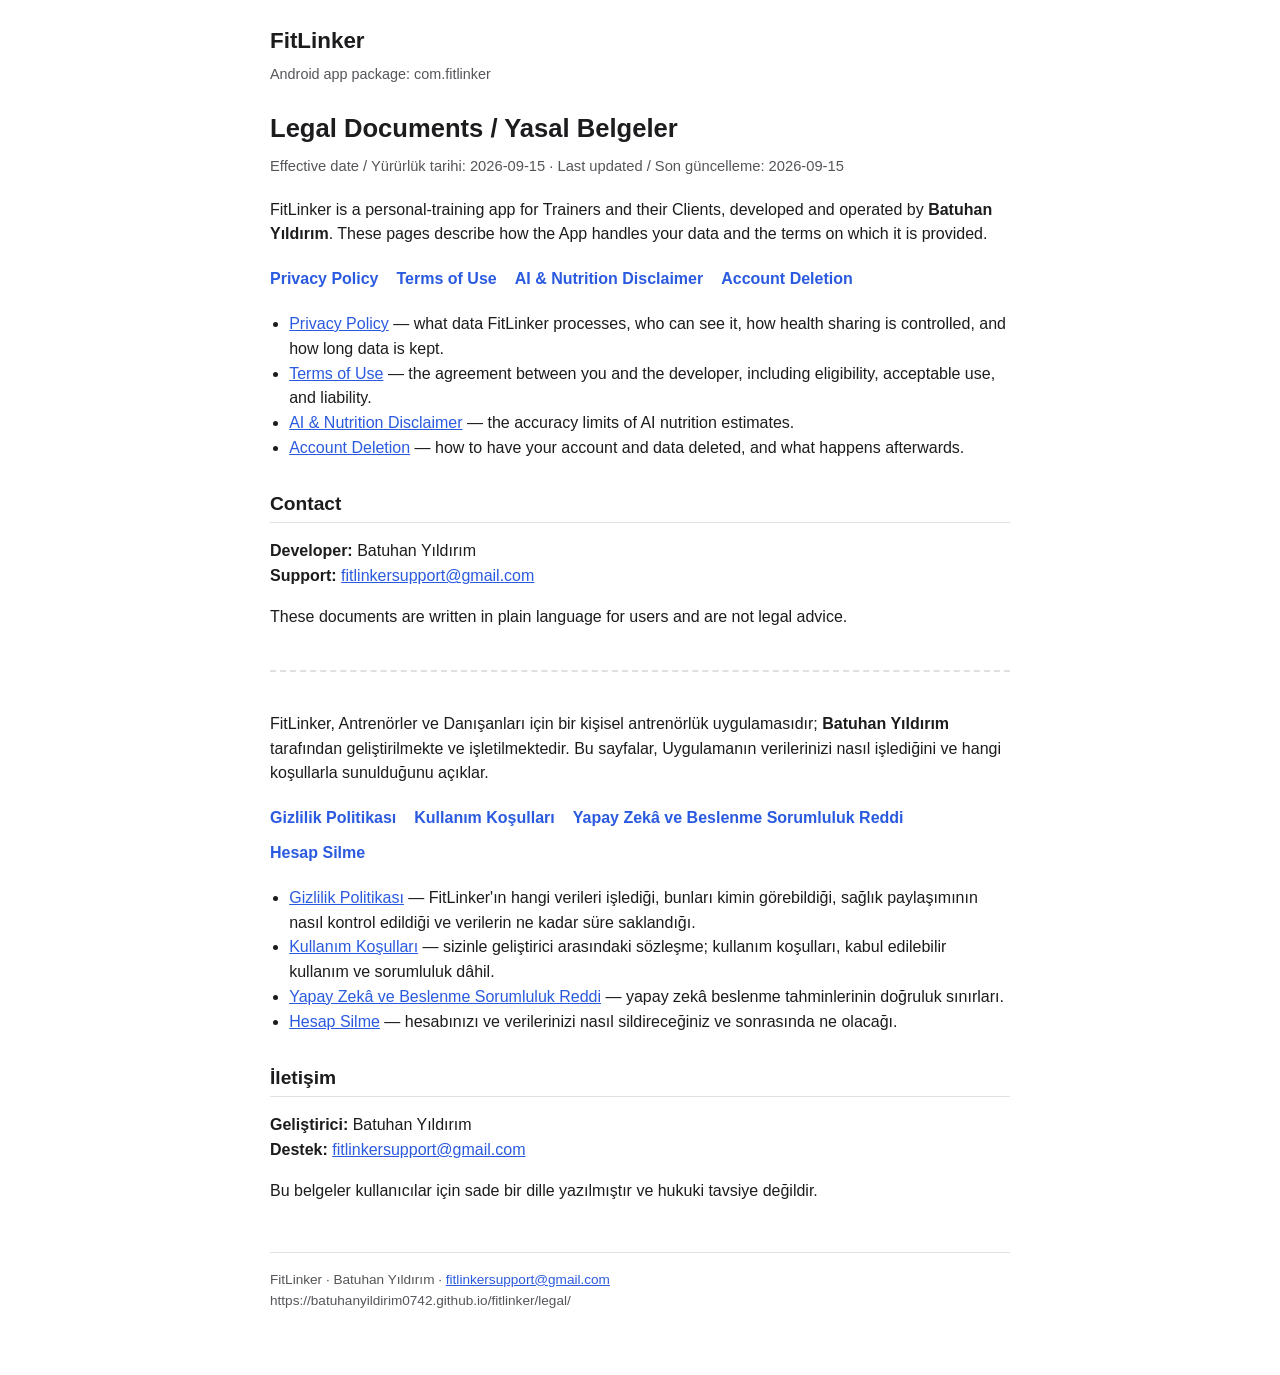
<file: index.html>
<!DOCTYPE html>
<html lang="en">
<head>
<meta charset="utf-8">
<meta name="viewport" content="width=device-width, initial-scale=1">
<title>FitLinker</title>
<meta http-equiv="refresh" content="0; url=legal/">
<link rel="canonical" href="https://batuhanyildirim0742.github.io/fitlinker/legal/">
<style>
  body { font-family: -apple-system, "Segoe UI", Roboto, Helvetica, Arial, sans-serif;
         line-height: 1.55; margin: 0; padding: 24px 20px; }
  main { max-width: 640px; margin: 0 auto; }
</style>
</head>
<body>
<main>
  <p>FitLinker — legal documents.</p>
  <p><a href="legal/">Continue to the legal documents</a></p>
</main>
</body>
</html>
</file>
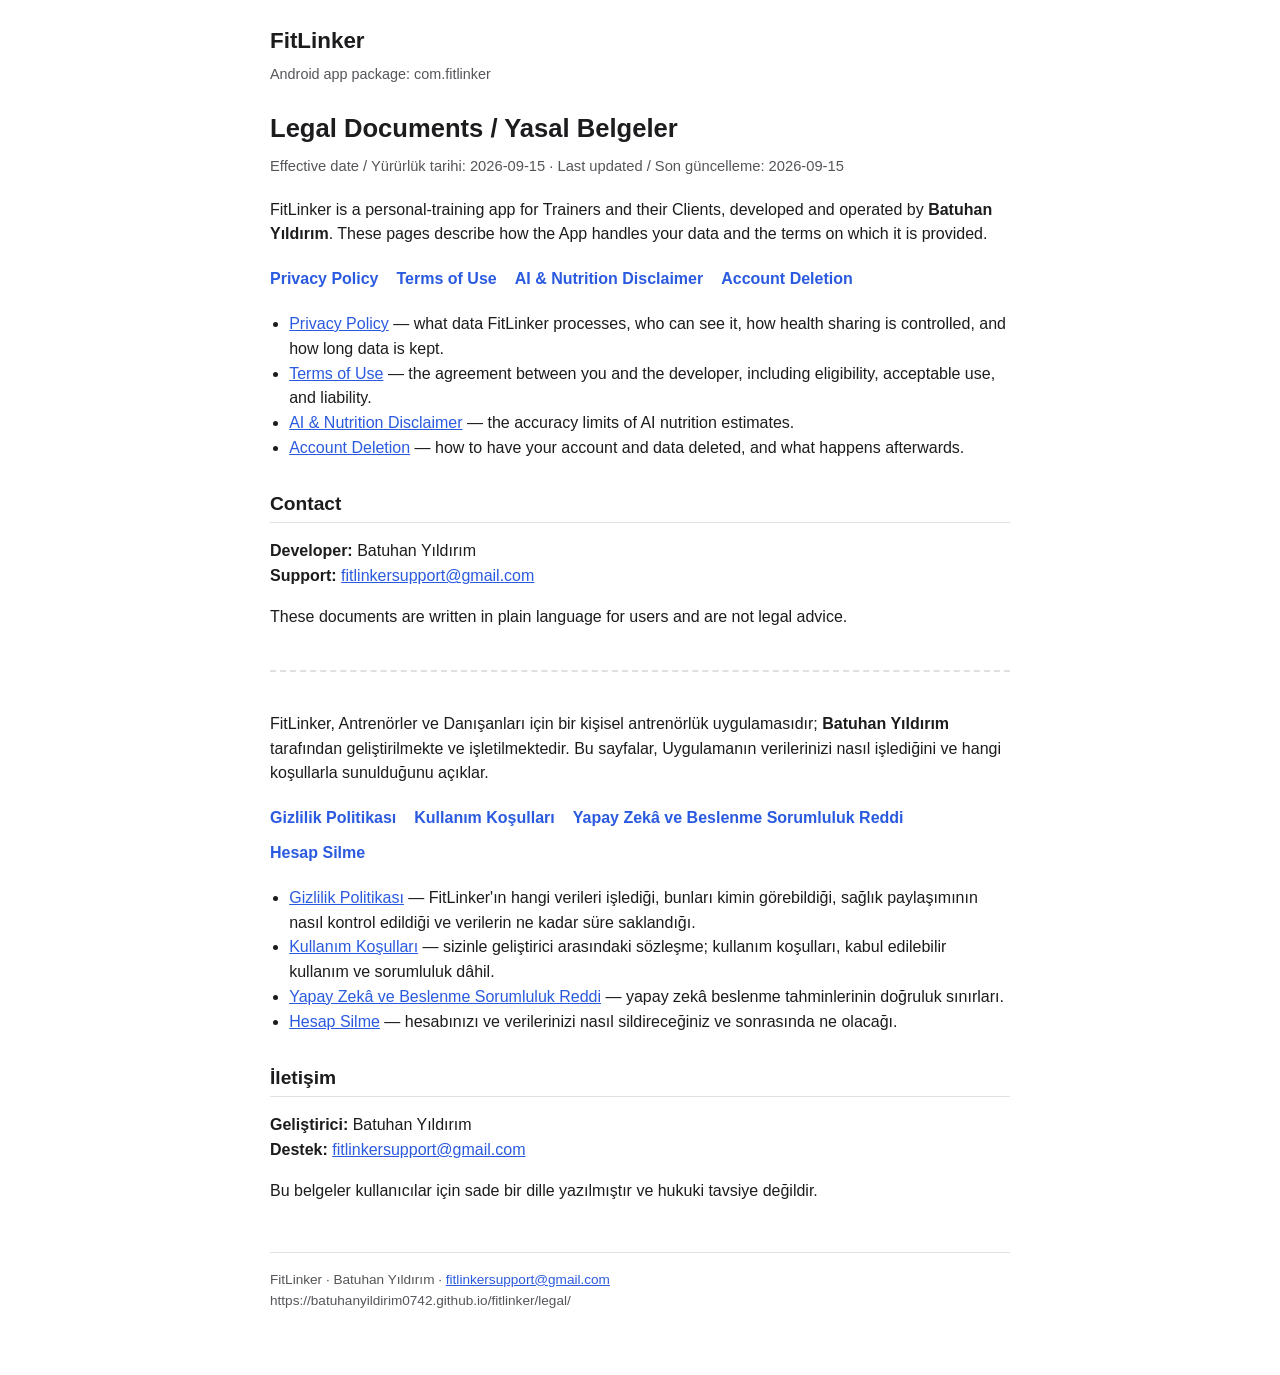
<file: legal/index.html>
<!DOCTYPE html>
<html lang="en">
<head>
<meta charset="utf-8">
<meta name="viewport" content="width=device-width, initial-scale=1">
<title>FitLinker — Legal Documents</title>
<link rel="stylesheet" href="style.css">
</head>
<body>
<div class="page">
  <header class="app-header">
    <div class="app-name">FitLinker</div>
    <div class="app-meta">Android app package: com.fitlinker</div>
  </header>

  <h1>Legal Documents / Yasal Belgeler</h1>
  <p class="meta">Effective date / Yürürlük tarihi: 2026-09-15 &middot; Last updated / Son güncelleme: 2026-09-15</p>

  <section class="lang-section" lang="en">
    <p>
      FitLinker is a personal-training app for Trainers and their Clients, developed and operated by
      <strong>Batuhan Yıldırım</strong>. These pages describe how the App handles your data and the
      terms on which it is provided.
    </p>

    <nav class="doc-links">
      <a href="privacy-policy.html">Privacy Policy</a>
      <a href="terms-of-use.html">Terms of Use</a>
      <a href="ai-nutrition-disclaimer.html">AI &amp; Nutrition Disclaimer</a>
      <a href="account-deletion.html">Account Deletion</a>
    </nav>

    <ul>
      <li><a href="privacy-policy.html">Privacy Policy</a> — what data FitLinker processes, who can
        see it, how health sharing is controlled, and how long data is kept.</li>
      <li><a href="terms-of-use.html">Terms of Use</a> — the agreement between you and the
        developer, including eligibility, acceptable use, and liability.</li>
      <li><a href="ai-nutrition-disclaimer.html">AI &amp; Nutrition Disclaimer</a> — the accuracy
        limits of AI nutrition estimates.</li>
      <li><a href="account-deletion.html">Account Deletion</a> — how to have your account and data
        deleted, and what happens afterwards.</li>
    </ul>

    <h2>Contact</h2>
    <p>
      <strong>Developer:</strong> Batuhan Yıldırım<br>
      <strong>Support:</strong>
      <a href="mailto:fitlinkersupport@gmail.com">fitlinkersupport@gmail.com</a>
    </p>
    <p>
      These documents are written in plain language for users and are not legal advice.
    </p>
  </section>

  <hr class="lang-divider">

  <section class="lang-section" lang="tr">
    <p>
      FitLinker, Antrenörler ve Danışanları için bir kişisel antrenörlük uygulamasıdır;
      <strong>Batuhan Yıldırım</strong> tarafından geliştirilmekte ve işletilmektedir. Bu sayfalar,
      Uygulamanın verilerinizi nasıl işlediğini ve hangi koşullarla sunulduğunu açıklar.
    </p>

    <nav class="doc-links">
      <a href="privacy-policy.html">Gizlilik Politikası</a>
      <a href="terms-of-use.html">Kullanım Koşulları</a>
      <a href="ai-nutrition-disclaimer.html">Yapay Zekâ ve Beslenme Sorumluluk Reddi</a>
      <a href="account-deletion.html">Hesap Silme</a>
    </nav>

    <ul>
      <li><a href="privacy-policy.html">Gizlilik Politikası</a> — FitLinker'ın hangi verileri
        işlediği, bunları kimin görebildiği, sağlık paylaşımının nasıl kontrol edildiği ve verilerin
        ne kadar süre saklandığı.</li>
      <li><a href="terms-of-use.html">Kullanım Koşulları</a> — sizinle geliştirici arasındaki
        sözleşme; kullanım koşulları, kabul edilebilir kullanım ve sorumluluk dâhil.</li>
      <li><a href="ai-nutrition-disclaimer.html">Yapay Zekâ ve Beslenme Sorumluluk Reddi</a> — yapay
        zekâ beslenme tahminlerinin doğruluk sınırları.</li>
      <li><a href="account-deletion.html">Hesap Silme</a> — hesabınızı ve verilerinizi nasıl
        sildireceğiniz ve sonrasında ne olacağı.</li>
    </ul>

    <h2>İletişim</h2>
    <p>
      <strong>Geliştirici:</strong> Batuhan Yıldırım<br>
      <strong>Destek:</strong>
      <a href="mailto:fitlinkersupport@gmail.com">fitlinkersupport@gmail.com</a>
    </p>
    <p>
      Bu belgeler kullanıcılar için sade bir dille yazılmıştır ve hukuki tavsiye değildir.
    </p>
  </section>

  <footer class="app-footer">
    FitLinker &middot; Batuhan Yıldırım &middot;
    <a href="mailto:fitlinkersupport@gmail.com">fitlinkersupport@gmail.com</a><br>
    https://batuhanyildirim0742.github.io/fitlinker/legal/
  </footer>
</div>
</body>
</html>
</file>
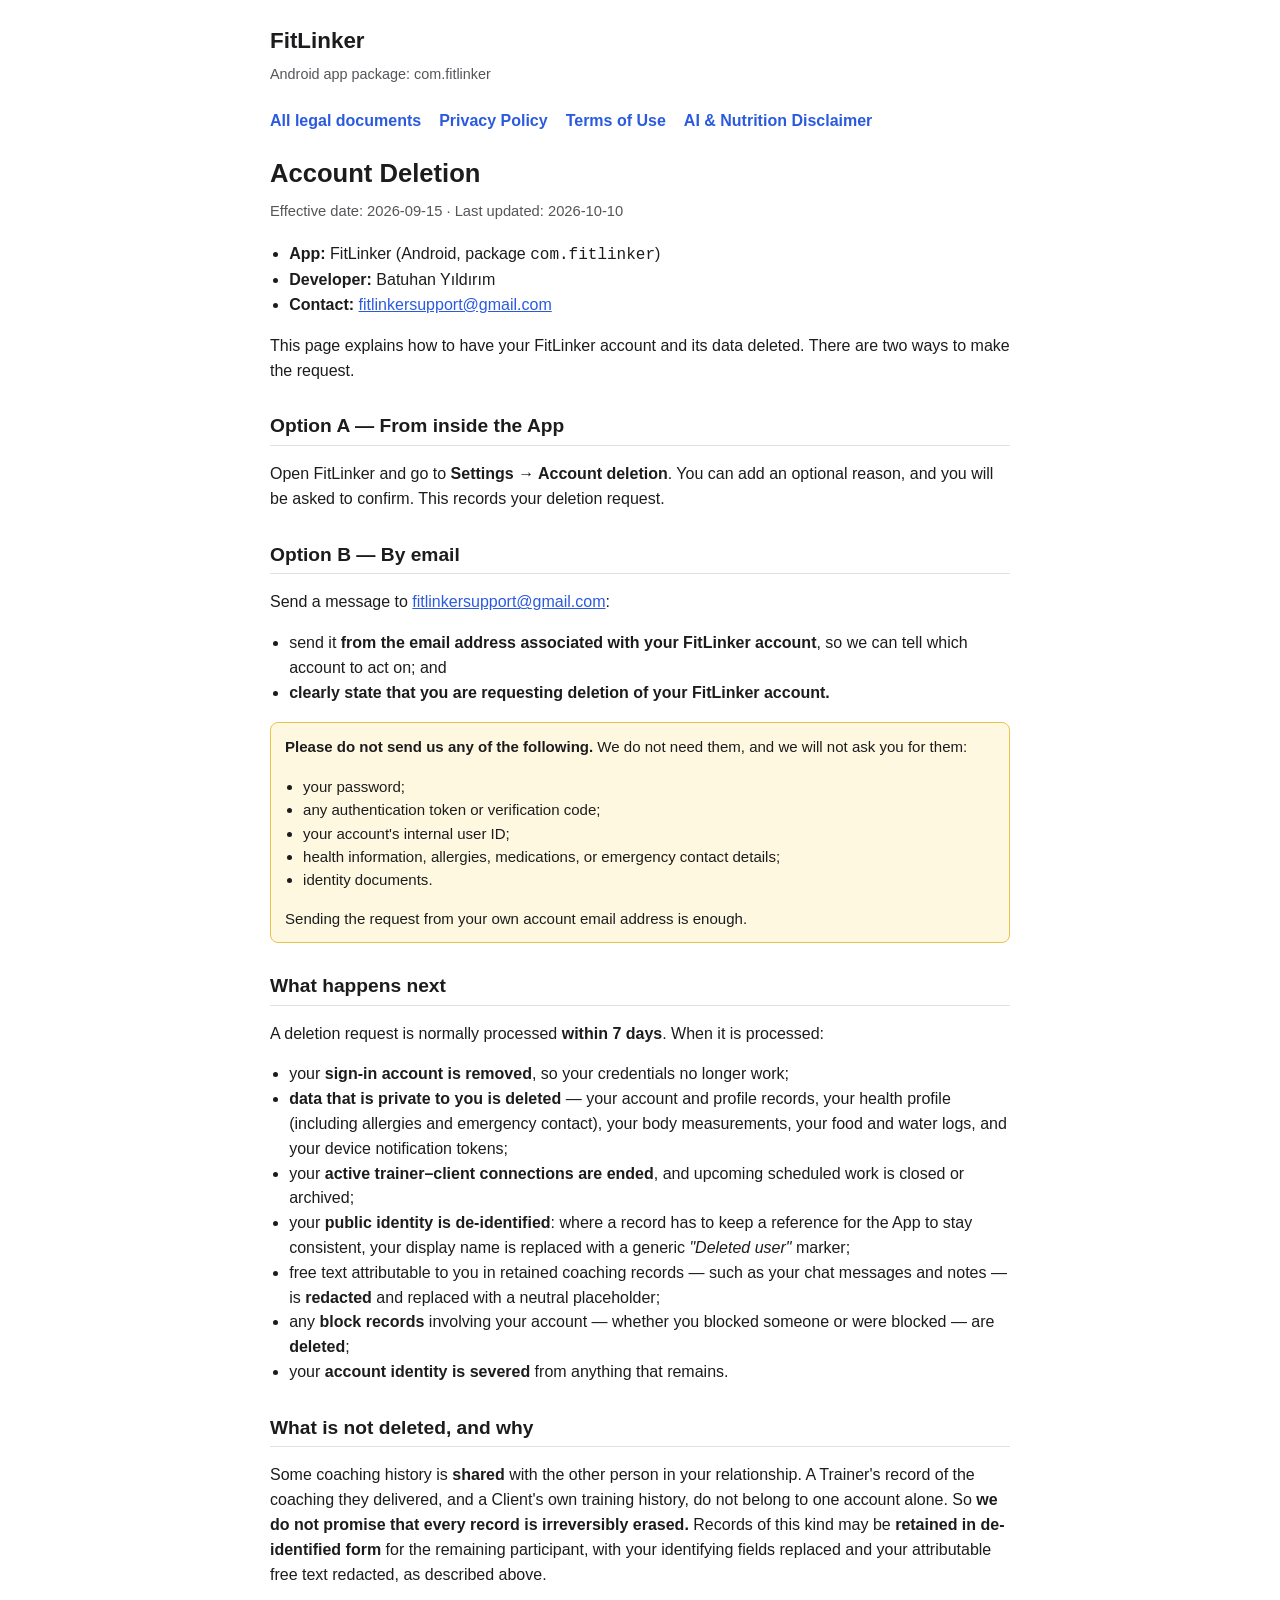
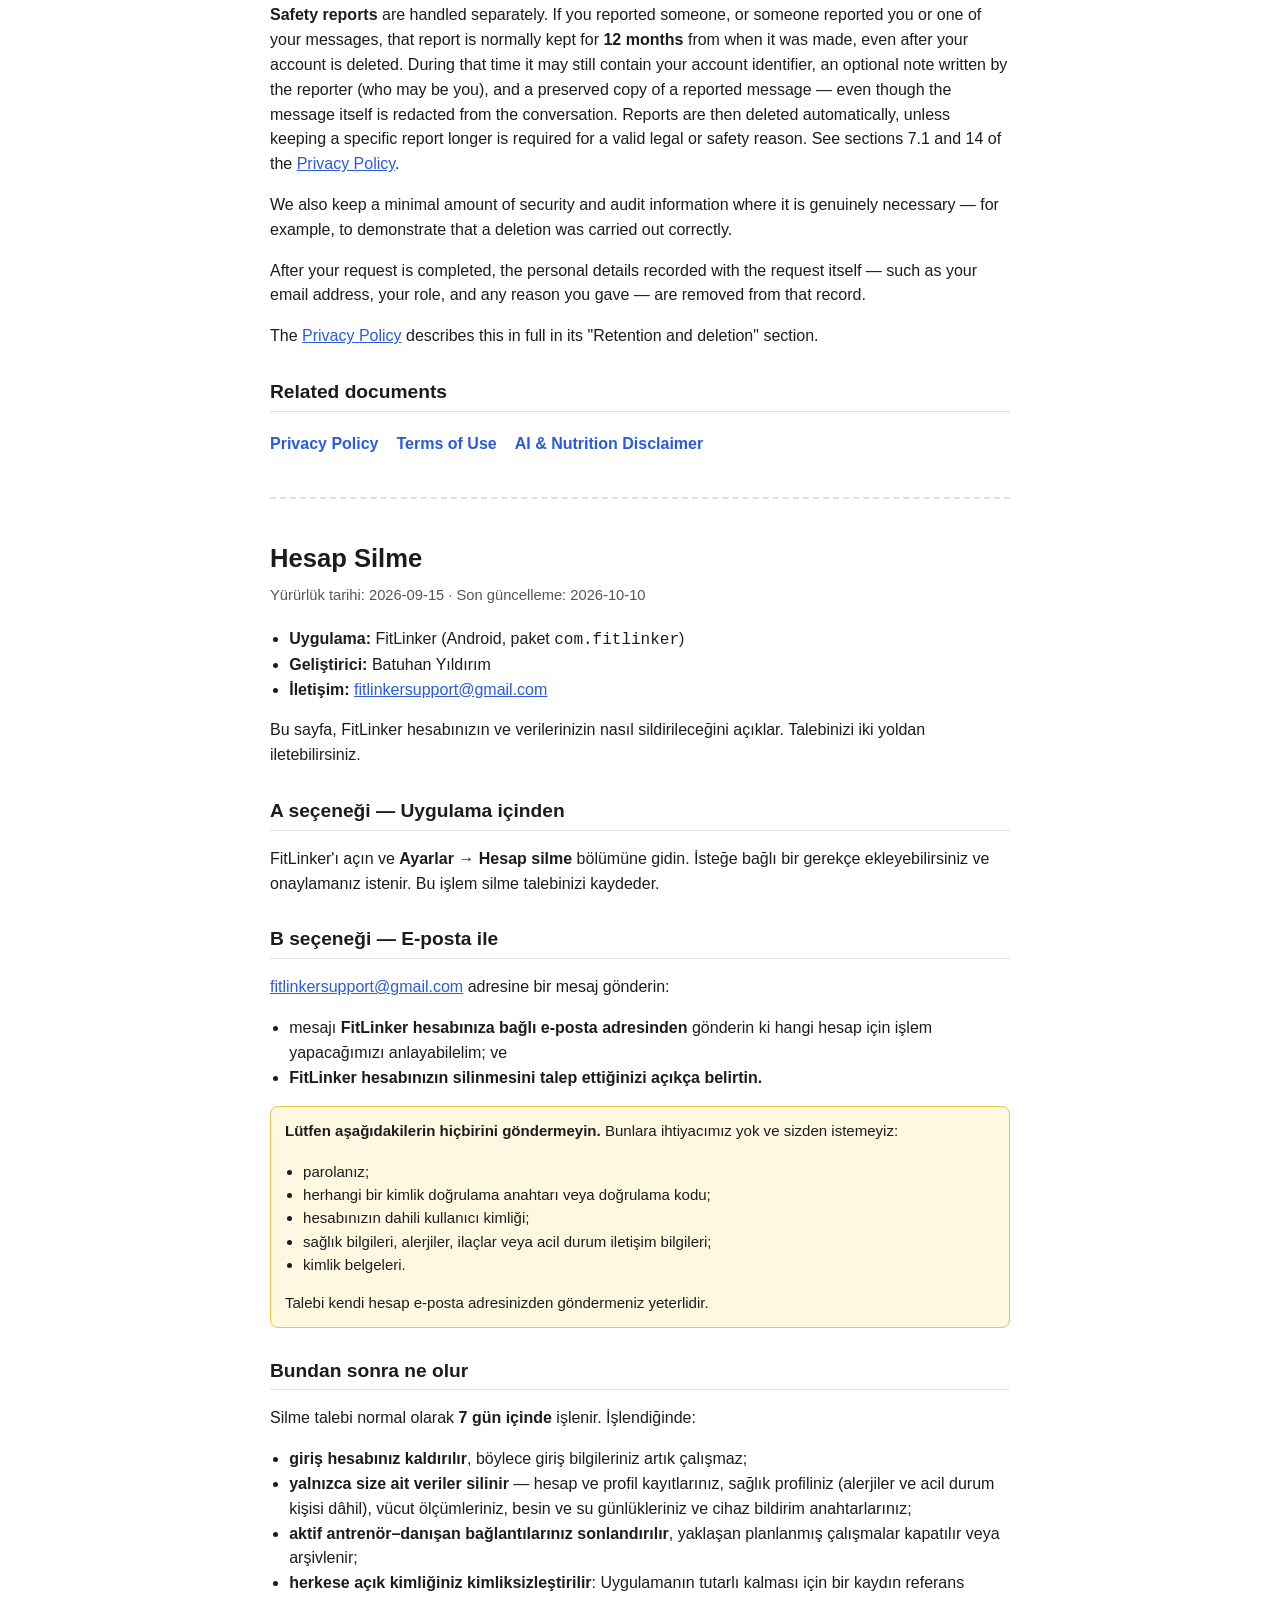
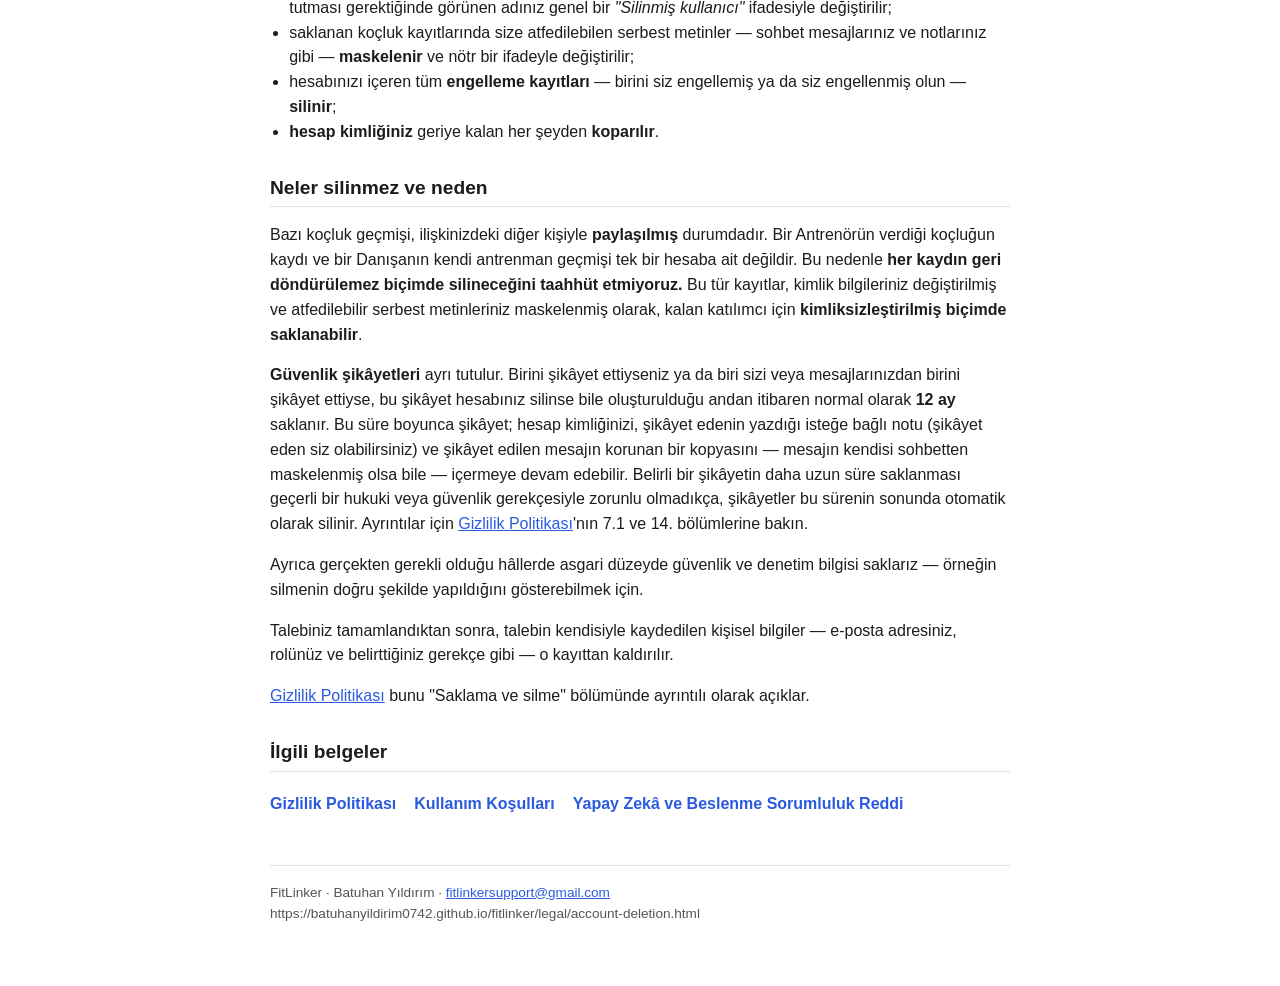
<file: legal/account-deletion.html>
<!DOCTYPE html>
<html lang="en">
<head>
<meta charset="utf-8">
<meta name="viewport" content="width=device-width, initial-scale=1">
<title>FitLinker — Account Deletion</title>
<link rel="stylesheet" href="style.css">
</head>
<body>
<div class="page">
  <header class="app-header">
    <div class="app-name">FitLinker</div>
    <div class="app-meta">Android app package: com.fitlinker</div>
  </header>

  <nav class="doc-links">
    <a href="index.html">All legal documents</a>
    <a href="privacy-policy.html">Privacy Policy</a>
    <a href="terms-of-use.html">Terms of Use</a>
    <a href="ai-nutrition-disclaimer.html">AI &amp; Nutrition Disclaimer</a>
  </nav>

  <section class="lang-section" lang="en">
    <h1>Account Deletion</h1>
    <p class="meta">Effective date: 2026-09-15 &middot; Last updated: 2026-10-10</p>

    <ul>
      <li><strong>App:</strong> FitLinker (Android, package <code>com.fitlinker</code>)</li>
      <li><strong>Developer:</strong> Batuhan Yıldırım</li>
      <li><strong>Contact:</strong>
        <a href="mailto:fitlinkersupport@gmail.com">fitlinkersupport@gmail.com</a></li>
    </ul>

    <p>
      This page explains how to have your FitLinker account and its data deleted. There are two ways
      to make the request.
    </p>

    <h2>Option A — From inside the App</h2>
    <p>
      Open FitLinker and go to <strong>Settings → Account deletion</strong>. You can add an optional
      reason, and you will be asked to confirm. This records your deletion request.
    </p>

    <h2>Option B — By email</h2>
    <p>
      Send a message to
      <a href="mailto:fitlinkersupport@gmail.com">fitlinkersupport@gmail.com</a>:
    </p>
    <ul>
      <li>send it <strong>from the email address associated with your FitLinker account</strong>, so
        we can tell which account to act on; and</li>
      <li><strong>clearly state that you are requesting deletion of your FitLinker account.</strong></li>
    </ul>

    <div class="notice">
      <strong>Please do not send us any of the following.</strong> We do not need them, and we will
      not ask you for them:
      <ul>
        <li>your password;</li>
        <li>any authentication token or verification code;</li>
        <li>your account's internal user ID;</li>
        <li>health information, allergies, medications, or emergency contact details;</li>
        <li>identity documents.</li>
      </ul>
      Sending the request from your own account email address is enough.
    </div>

    <h2>What happens next</h2>
    <p>
      A deletion request is normally processed <strong>within 7 days</strong>. When it is processed:
    </p>
    <ul>
      <li>your <strong>sign-in account is removed</strong>, so your credentials no longer work;</li>
      <li><strong>data that is private to you is deleted</strong> — your account and profile records,
        your health profile (including allergies and emergency contact), your body measurements,
        your food and water logs, and your device notification tokens;</li>
      <li>your <strong>active trainer–client connections are ended</strong>, and upcoming scheduled
        work is closed or archived;</li>
      <li>your <strong>public identity is de-identified</strong>: where a record has to keep a
        reference for the App to stay consistent, your display name is replaced with a generic
        <em>"Deleted user"</em> marker;</li>
      <li>free text attributable to you in retained coaching records — such as your chat messages
        and notes — is <strong>redacted</strong> and replaced with a neutral placeholder;</li>
      <li>any <strong>block records</strong> involving your account — whether you blocked someone or
        were blocked — are <strong>deleted</strong>;</li>
      <li>your <strong>account identity is severed</strong> from anything that remains.</li>
    </ul>

    <h2>What is not deleted, and why</h2>
    <p>
      Some coaching history is <strong>shared</strong> with the other person in your relationship. A
      Trainer's record of the coaching they delivered, and a Client's own training history, do not
      belong to one account alone. So <strong>we do not promise that every record is irreversibly
      erased.</strong> Records of this kind may be <strong>retained in de-identified form</strong> for
      the remaining participant, with your identifying fields replaced and your attributable free
      text redacted, as described above.
    </p>
    <p>
      <strong>Safety reports</strong> are handled separately. If you reported someone, or someone
      reported you or one of your messages, that report is normally kept for <strong>12 months</strong>
      from when it was made, even after your account is deleted. During that time it may still contain
      your account identifier, an optional note written by the reporter (who may be you), and a
      preserved copy of a reported message — even though the message itself is redacted from the
      conversation. Reports are then deleted automatically, unless keeping a specific report longer is
      required for a valid legal or safety reason. See sections 7.1 and 14 of the
      <a href="privacy-policy.html">Privacy Policy</a>.
    </p>
    <p>
      We also keep a minimal amount of security and audit information where it is genuinely
      necessary — for example, to demonstrate that a deletion was carried out correctly.
    </p>
    <p>
      After your request is completed, the personal details recorded with the request itself — such
      as your email address, your role, and any reason you gave — are removed from that record.
    </p>
    <p>
      The <a href="privacy-policy.html">Privacy Policy</a> describes this in full in its
      "Retention and deletion" section.
    </p>

    <h2>Related documents</h2>
    <nav class="doc-links">
      <a href="privacy-policy.html">Privacy Policy</a>
      <a href="terms-of-use.html">Terms of Use</a>
      <a href="ai-nutrition-disclaimer.html">AI &amp; Nutrition Disclaimer</a>
    </nav>
  </section>

  <hr class="lang-divider">

  <section class="lang-section" lang="tr">
    <h1>Hesap Silme</h1>
    <p class="meta">Yürürlük tarihi: 2026-09-15 &middot; Son güncelleme: 2026-10-10</p>

    <ul>
      <li><strong>Uygulama:</strong> FitLinker (Android, paket <code>com.fitlinker</code>)</li>
      <li><strong>Geliştirici:</strong> Batuhan Yıldırım</li>
      <li><strong>İletişim:</strong>
        <a href="mailto:fitlinkersupport@gmail.com">fitlinkersupport@gmail.com</a></li>
    </ul>

    <p>
      Bu sayfa, FitLinker hesabınızın ve verilerinizin nasıl sildirileceğini açıklar. Talebinizi iki
      yoldan iletebilirsiniz.
    </p>

    <h2>A seçeneği — Uygulama içinden</h2>
    <p>
      FitLinker'ı açın ve <strong>Ayarlar → Hesap silme</strong> bölümüne gidin. İsteğe bağlı bir
      gerekçe ekleyebilirsiniz ve onaylamanız istenir. Bu işlem silme talebinizi kaydeder.
    </p>

    <h2>B seçeneği — E-posta ile</h2>
    <p>
      <a href="mailto:fitlinkersupport@gmail.com">fitlinkersupport@gmail.com</a> adresine bir mesaj
      gönderin:
    </p>
    <ul>
      <li>mesajı <strong>FitLinker hesabınıza bağlı e-posta adresinden</strong> gönderin ki hangi
        hesap için işlem yapacağımızı anlayabilelim; ve</li>
      <li><strong>FitLinker hesabınızın silinmesini talep ettiğinizi açıkça belirtin.</strong></li>
    </ul>

    <div class="notice">
      <strong>Lütfen aşağıdakilerin hiçbirini göndermeyin.</strong> Bunlara ihtiyacımız yok ve sizden
      istemeyiz:
      <ul>
        <li>parolanız;</li>
        <li>herhangi bir kimlik doğrulama anahtarı veya doğrulama kodu;</li>
        <li>hesabınızın dahili kullanıcı kimliği;</li>
        <li>sağlık bilgileri, alerjiler, ilaçlar veya acil durum iletişim bilgileri;</li>
        <li>kimlik belgeleri.</li>
      </ul>
      Talebi kendi hesap e-posta adresinizden göndermeniz yeterlidir.
    </div>

    <h2>Bundan sonra ne olur</h2>
    <p>
      Silme talebi normal olarak <strong>7 gün içinde</strong> işlenir. İşlendiğinde:
    </p>
    <ul>
      <li><strong>giriş hesabınız kaldırılır</strong>, böylece giriş bilgileriniz artık çalışmaz;</li>
      <li><strong>yalnızca size ait veriler silinir</strong> — hesap ve profil kayıtlarınız, sağlık
        profiliniz (alerjiler ve acil durum kişisi dâhil), vücut ölçümleriniz, besin ve su
        günlükleriniz ve cihaz bildirim anahtarlarınız;</li>
      <li><strong>aktif antrenör–danışan bağlantılarınız sonlandırılır</strong>, yaklaşan planlanmış
        çalışmalar kapatılır veya arşivlenir;</li>
      <li><strong>herkese açık kimliğiniz kimliksizleştirilir</strong>: Uygulamanın tutarlı kalması
        için bir kaydın referans tutması gerektiğinde görünen adınız genel bir
        <em>"Silinmiş kullanıcı"</em> ifadesiyle değiştirilir;</li>
      <li>saklanan koçluk kayıtlarında size atfedilebilen serbest metinler — sohbet mesajlarınız ve
        notlarınız gibi — <strong>maskelenir</strong> ve nötr bir ifadeyle değiştirilir;</li>
      <li>hesabınızı içeren tüm <strong>engelleme kayıtları</strong> — birini siz engellemiş ya da
        siz engellenmiş olun — <strong>silinir</strong>;</li>
      <li><strong>hesap kimliğiniz</strong> geriye kalan her şeyden <strong>koparılır</strong>.</li>
    </ul>

    <h2>Neler silinmez ve neden</h2>
    <p>
      Bazı koçluk geçmişi, ilişkinizdeki diğer kişiyle <strong>paylaşılmış</strong> durumdadır. Bir
      Antrenörün verdiği koçluğun kaydı ve bir Danışanın kendi antrenman geçmişi tek bir hesaba ait
      değildir. Bu nedenle <strong>her kaydın geri döndürülemez biçimde silineceğini taahhüt
      etmiyoruz.</strong> Bu tür kayıtlar, kimlik bilgileriniz değiştirilmiş ve atfedilebilir serbest
      metinleriniz maskelenmiş olarak, kalan katılımcı için
      <strong>kimliksizleştirilmiş biçimde saklanabilir</strong>.
    </p>
    <p>
      <strong>Güvenlik şikâyetleri</strong> ayrı tutulur. Birini şikâyet ettiyseniz ya da biri sizi
      veya mesajlarınızdan birini şikâyet ettiyse, bu şikâyet hesabınız silinse bile oluşturulduğu
      andan itibaren normal olarak <strong>12 ay</strong> saklanır. Bu süre boyunca şikâyet; hesap
      kimliğinizi, şikâyet edenin yazdığı isteğe bağlı notu (şikâyet eden siz olabilirsiniz) ve
      şikâyet edilen mesajın korunan bir kopyasını — mesajın kendisi sohbetten maskelenmiş olsa bile —
      içermeye devam edebilir. Belirli bir şikâyetin daha uzun süre saklanması geçerli bir hukuki veya
      güvenlik gerekçesiyle zorunlu olmadıkça, şikâyetler bu sürenin sonunda otomatik olarak silinir.
      Ayrıntılar için <a href="privacy-policy.html">Gizlilik Politikası</a>'nın 7.1 ve 14. bölümlerine
      bakın.
    </p>
    <p>
      Ayrıca gerçekten gerekli olduğu hâllerde asgari düzeyde güvenlik ve denetim bilgisi saklarız —
      örneğin silmenin doğru şekilde yapıldığını gösterebilmek için.
    </p>
    <p>
      Talebiniz tamamlandıktan sonra, talebin kendisiyle kaydedilen kişisel bilgiler — e-posta
      adresiniz, rolünüz ve belirttiğiniz gerekçe gibi — o kayıttan kaldırılır.
    </p>
    <p>
      <a href="privacy-policy.html">Gizlilik Politikası</a> bunu "Saklama ve silme" bölümünde
      ayrıntılı olarak açıklar.
    </p>

    <h2>İlgili belgeler</h2>
    <nav class="doc-links">
      <a href="privacy-policy.html">Gizlilik Politikası</a>
      <a href="terms-of-use.html">Kullanım Koşulları</a>
      <a href="ai-nutrition-disclaimer.html">Yapay Zekâ ve Beslenme Sorumluluk Reddi</a>
    </nav>
  </section>

  <footer class="app-footer">
    FitLinker &middot; Batuhan Yıldırım &middot;
    <a href="mailto:fitlinkersupport@gmail.com">fitlinkersupport@gmail.com</a><br>
    https://batuhanyildirim0742.github.io/fitlinker/legal/account-deletion.html
  </footer>
</div>
</body>
</html>
</file>
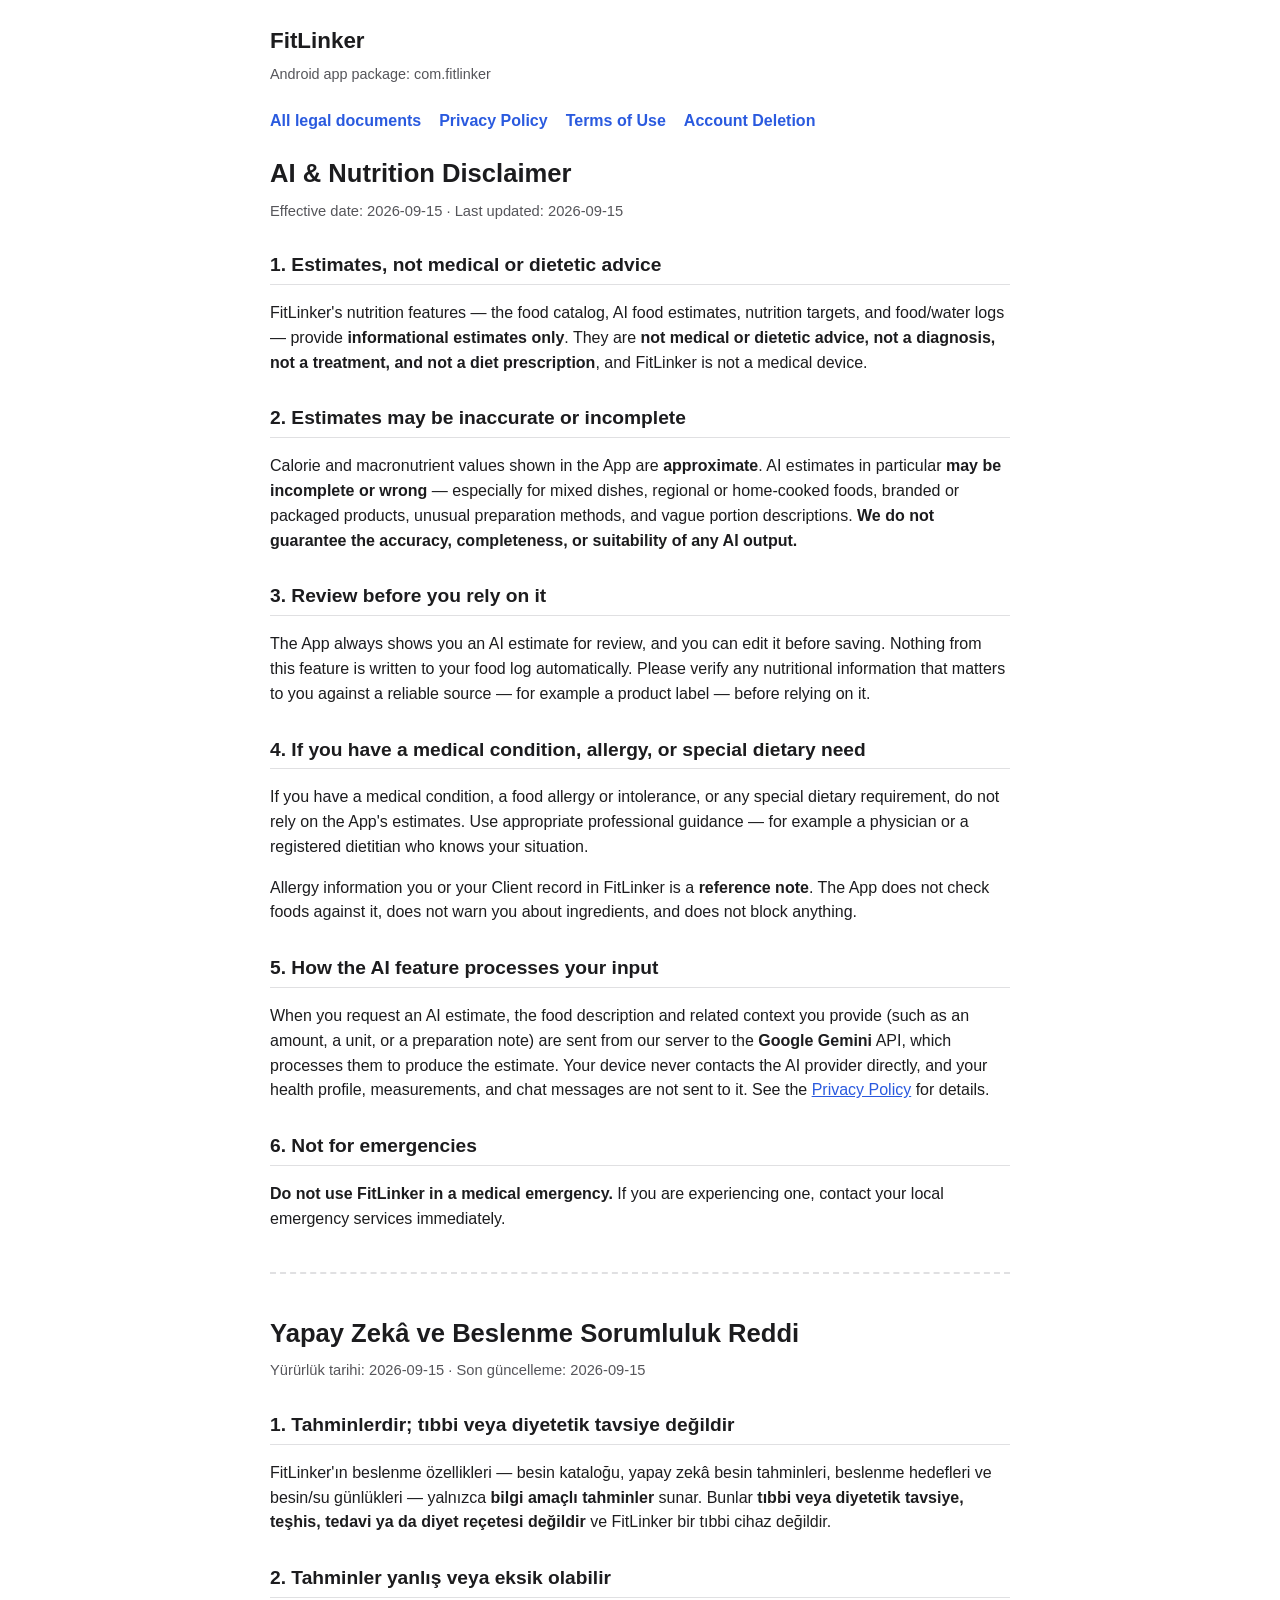
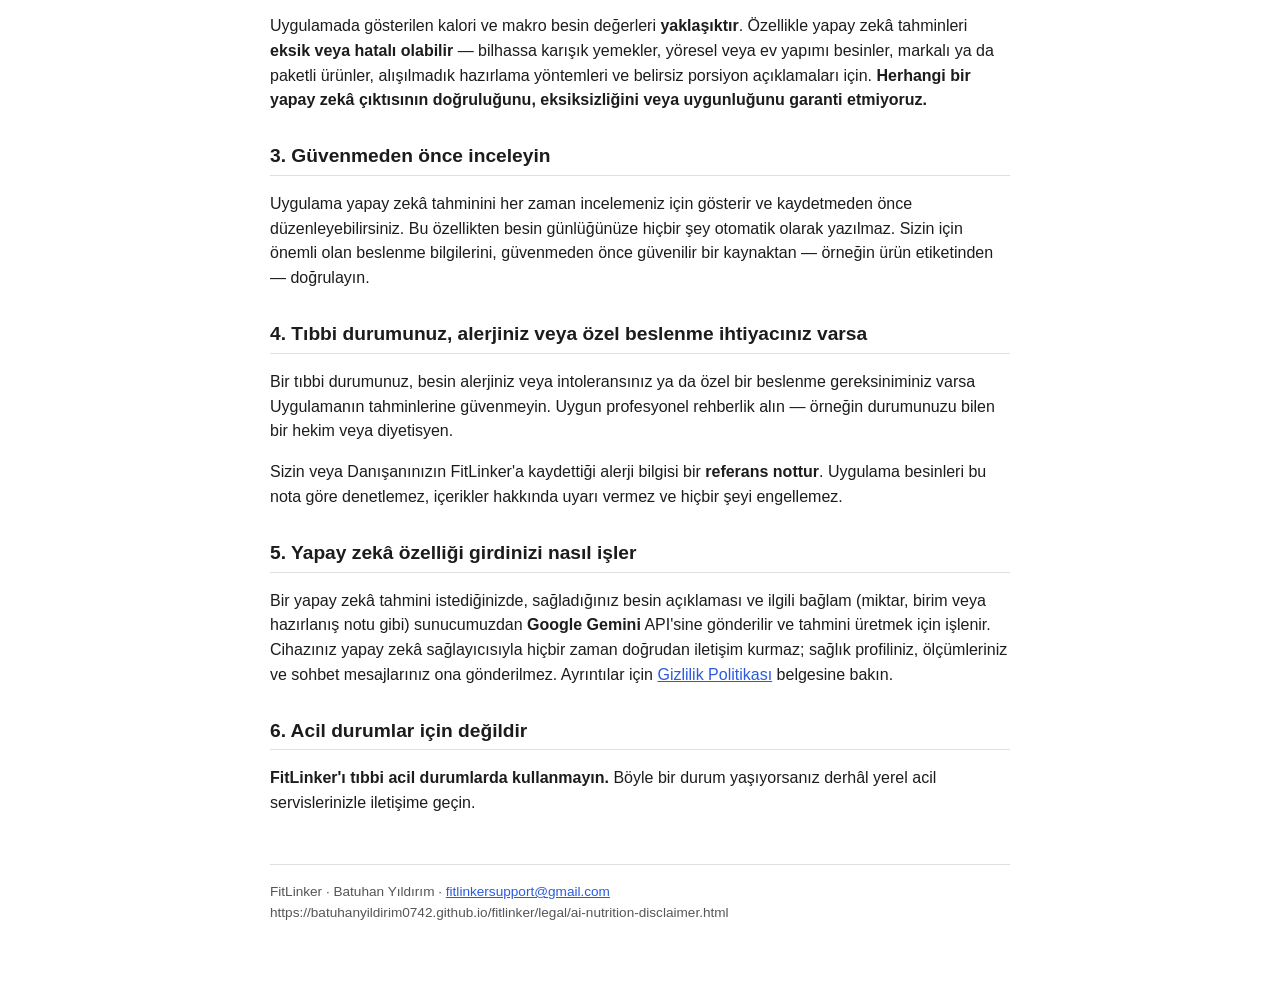
<file: legal/ai-nutrition-disclaimer.html>
<!DOCTYPE html>
<html lang="en">
<head>
<meta charset="utf-8">
<meta name="viewport" content="width=device-width, initial-scale=1">
<title>FitLinker — AI &amp; Nutrition Disclaimer</title>
<link rel="stylesheet" href="style.css">
</head>
<body>
<div class="page">
  <header class="app-header">
    <div class="app-name">FitLinker</div>
    <div class="app-meta">Android app package: com.fitlinker</div>
  </header>

  <nav class="doc-links">
    <a href="index.html">All legal documents</a>
    <a href="privacy-policy.html">Privacy Policy</a>
    <a href="terms-of-use.html">Terms of Use</a>
    <a href="account-deletion.html">Account Deletion</a>
  </nav>

  <section class="lang-section" lang="en">
    <h1>AI &amp; Nutrition Disclaimer</h1>
    <p class="meta">Effective date: 2026-09-15 &middot; Last updated: 2026-09-15</p>

    <h2>1. Estimates, not medical or dietetic advice</h2>
    <p>
      FitLinker's nutrition features — the food catalog, AI food estimates, nutrition targets, and
      food/water logs — provide <strong>informational estimates only</strong>. They are
      <strong>not medical or dietetic advice, not a diagnosis, not a treatment, and not a diet
      prescription</strong>, and FitLinker is not a medical device.
    </p>

    <h2>2. Estimates may be inaccurate or incomplete</h2>
    <p>
      Calorie and macronutrient values shown in the App are <strong>approximate</strong>. AI
      estimates in particular <strong>may be incomplete or wrong</strong> — especially for mixed
      dishes, regional or home-cooked foods, branded or packaged products, unusual preparation
      methods, and vague portion descriptions. <strong>We do not guarantee the accuracy,
      completeness, or suitability of any AI output.</strong>
    </p>

    <h2>3. Review before you rely on it</h2>
    <p>
      The App always shows you an AI estimate for review, and you can edit it before saving. Nothing
      from this feature is written to your food log automatically. Please verify any nutritional
      information that matters to you against a reliable source — for example a product label — before
      relying on it.
    </p>

    <h2>4. If you have a medical condition, allergy, or special dietary need</h2>
    <p>
      If you have a medical condition, a food allergy or intolerance, or any special dietary
      requirement, do not rely on the App's estimates. Use appropriate professional guidance — for
      example a physician or a registered dietitian who knows your situation.
    </p>
    <p>
      Allergy information you or your Client record in FitLinker is a <strong>reference note</strong>.
      The App does not check foods against it, does not warn you about ingredients, and does not
      block anything.
    </p>

    <h2>5. How the AI feature processes your input</h2>
    <p>
      When you request an AI estimate, the food description and related context you provide (such as
      an amount, a unit, or a preparation note) are sent from our server to the
      <strong>Google Gemini</strong> API, which processes them to produce the estimate. Your device
      never contacts the AI provider directly, and your health profile, measurements, and chat
      messages are not sent to it. See the <a href="privacy-policy.html">Privacy Policy</a> for
      details.
    </p>

    <h2>6. Not for emergencies</h2>
    <p>
      <strong>Do not use FitLinker in a medical emergency.</strong> If you are experiencing one,
      contact your local emergency services immediately.
    </p>
  </section>

  <hr class="lang-divider">

  <section class="lang-section" lang="tr">
    <h1>Yapay Zekâ ve Beslenme Sorumluluk Reddi</h1>
    <p class="meta">Yürürlük tarihi: 2026-09-15 &middot; Son güncelleme: 2026-09-15</p>

    <h2>1. Tahminlerdir; tıbbi veya diyetetik tavsiye değildir</h2>
    <p>
      FitLinker'ın beslenme özellikleri — besin kataloğu, yapay zekâ besin tahminleri, beslenme
      hedefleri ve besin/su günlükleri — yalnızca <strong>bilgi amaçlı tahminler</strong> sunar.
      Bunlar <strong>tıbbi veya diyetetik tavsiye, teşhis, tedavi ya da diyet reçetesi
      değildir</strong> ve FitLinker bir tıbbi cihaz değildir.
    </p>

    <h2>2. Tahminler yanlış veya eksik olabilir</h2>
    <p>
      Uygulamada gösterilen kalori ve makro besin değerleri <strong>yaklaşıktır</strong>. Özellikle
      yapay zekâ tahminleri <strong>eksik veya hatalı olabilir</strong> — bilhassa karışık yemekler,
      yöresel veya ev yapımı besinler, markalı ya da paketli ürünler, alışılmadık hazırlama
      yöntemleri ve belirsiz porsiyon açıklamaları için. <strong>Herhangi bir yapay zekâ çıktısının
      doğruluğunu, eksiksizliğini veya uygunluğunu garanti etmiyoruz.</strong>
    </p>

    <h2>3. Güvenmeden önce inceleyin</h2>
    <p>
      Uygulama yapay zekâ tahminini her zaman incelemeniz için gösterir ve kaydetmeden önce
      düzenleyebilirsiniz. Bu özellikten besin günlüğünüze hiçbir şey otomatik olarak yazılmaz. Sizin
      için önemli olan beslenme bilgilerini, güvenmeden önce güvenilir bir kaynaktan — örneğin ürün
      etiketinden — doğrulayın.
    </p>

    <h2>4. Tıbbi durumunuz, alerjiniz veya özel beslenme ihtiyacınız varsa</h2>
    <p>
      Bir tıbbi durumunuz, besin alerjiniz veya intoleransınız ya da özel bir beslenme gereksiniminiz
      varsa Uygulamanın tahminlerine güvenmeyin. Uygun profesyonel rehberlik alın — örneğin
      durumunuzu bilen bir hekim veya diyetisyen.
    </p>
    <p>
      Sizin veya Danışanınızın FitLinker'a kaydettiği alerji bilgisi bir <strong>referans
      nottur</strong>. Uygulama besinleri bu nota göre denetlemez, içerikler hakkında uyarı vermez ve
      hiçbir şeyi engellemez.
    </p>

    <h2>5. Yapay zekâ özelliği girdinizi nasıl işler</h2>
    <p>
      Bir yapay zekâ tahmini istediğinizde, sağladığınız besin açıklaması ve ilgili bağlam (miktar,
      birim veya hazırlanış notu gibi) sunucumuzdan <strong>Google Gemini</strong> API'sine
      gönderilir ve tahmini üretmek için işlenir. Cihazınız yapay zekâ sağlayıcısıyla hiçbir zaman
      doğrudan iletişim kurmaz; sağlık profiliniz, ölçümleriniz ve sohbet mesajlarınız ona
      gönderilmez. Ayrıntılar için <a href="privacy-policy.html">Gizlilik Politikası</a> belgesine
      bakın.
    </p>

    <h2>6. Acil durumlar için değildir</h2>
    <p>
      <strong>FitLinker'ı tıbbi acil durumlarda kullanmayın.</strong> Böyle bir durum yaşıyorsanız
      derhâl yerel acil servislerinizle iletişime geçin.
    </p>
  </section>

  <footer class="app-footer">
    FitLinker &middot; Batuhan Yıldırım &middot;
    <a href="mailto:fitlinkersupport@gmail.com">fitlinkersupport@gmail.com</a><br>
    https://batuhanyildirim0742.github.io/fitlinker/legal/ai-nutrition-disclaimer.html
  </footer>
</div>
</body>
</html>
</file>
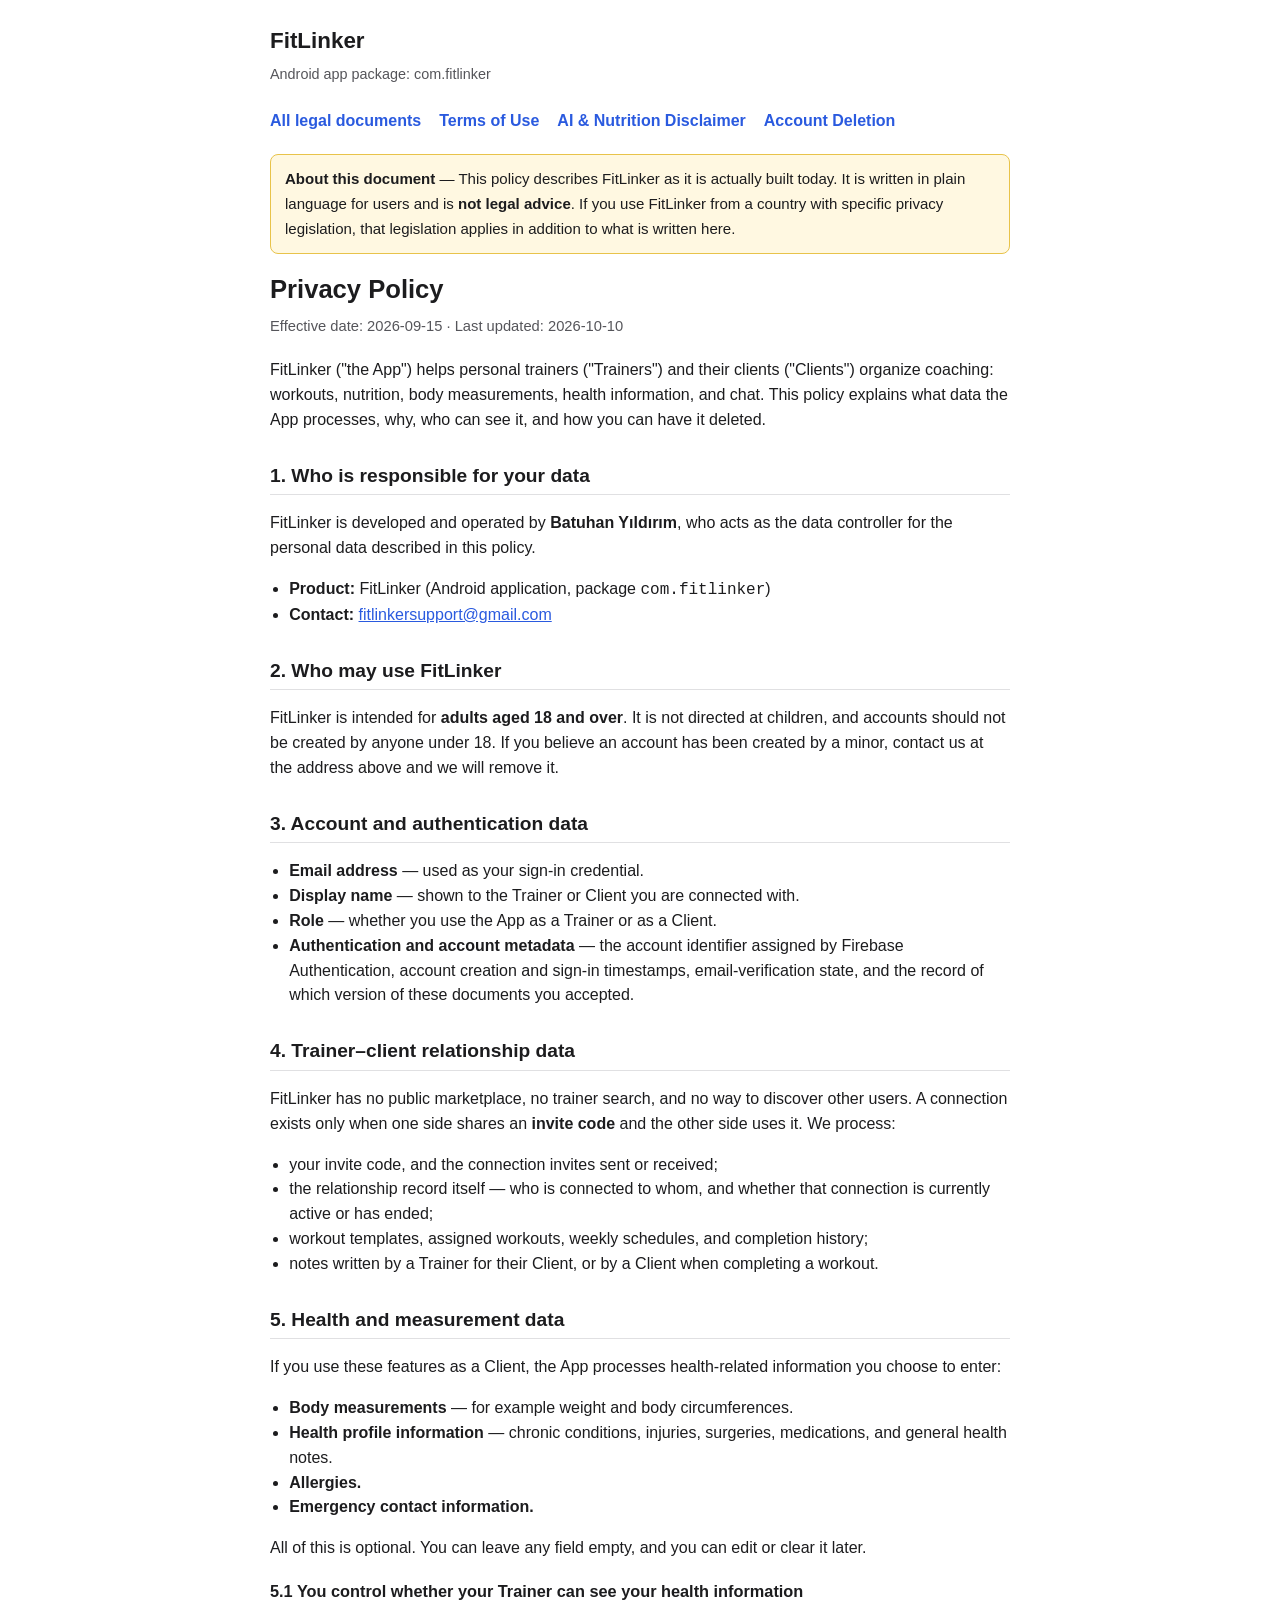
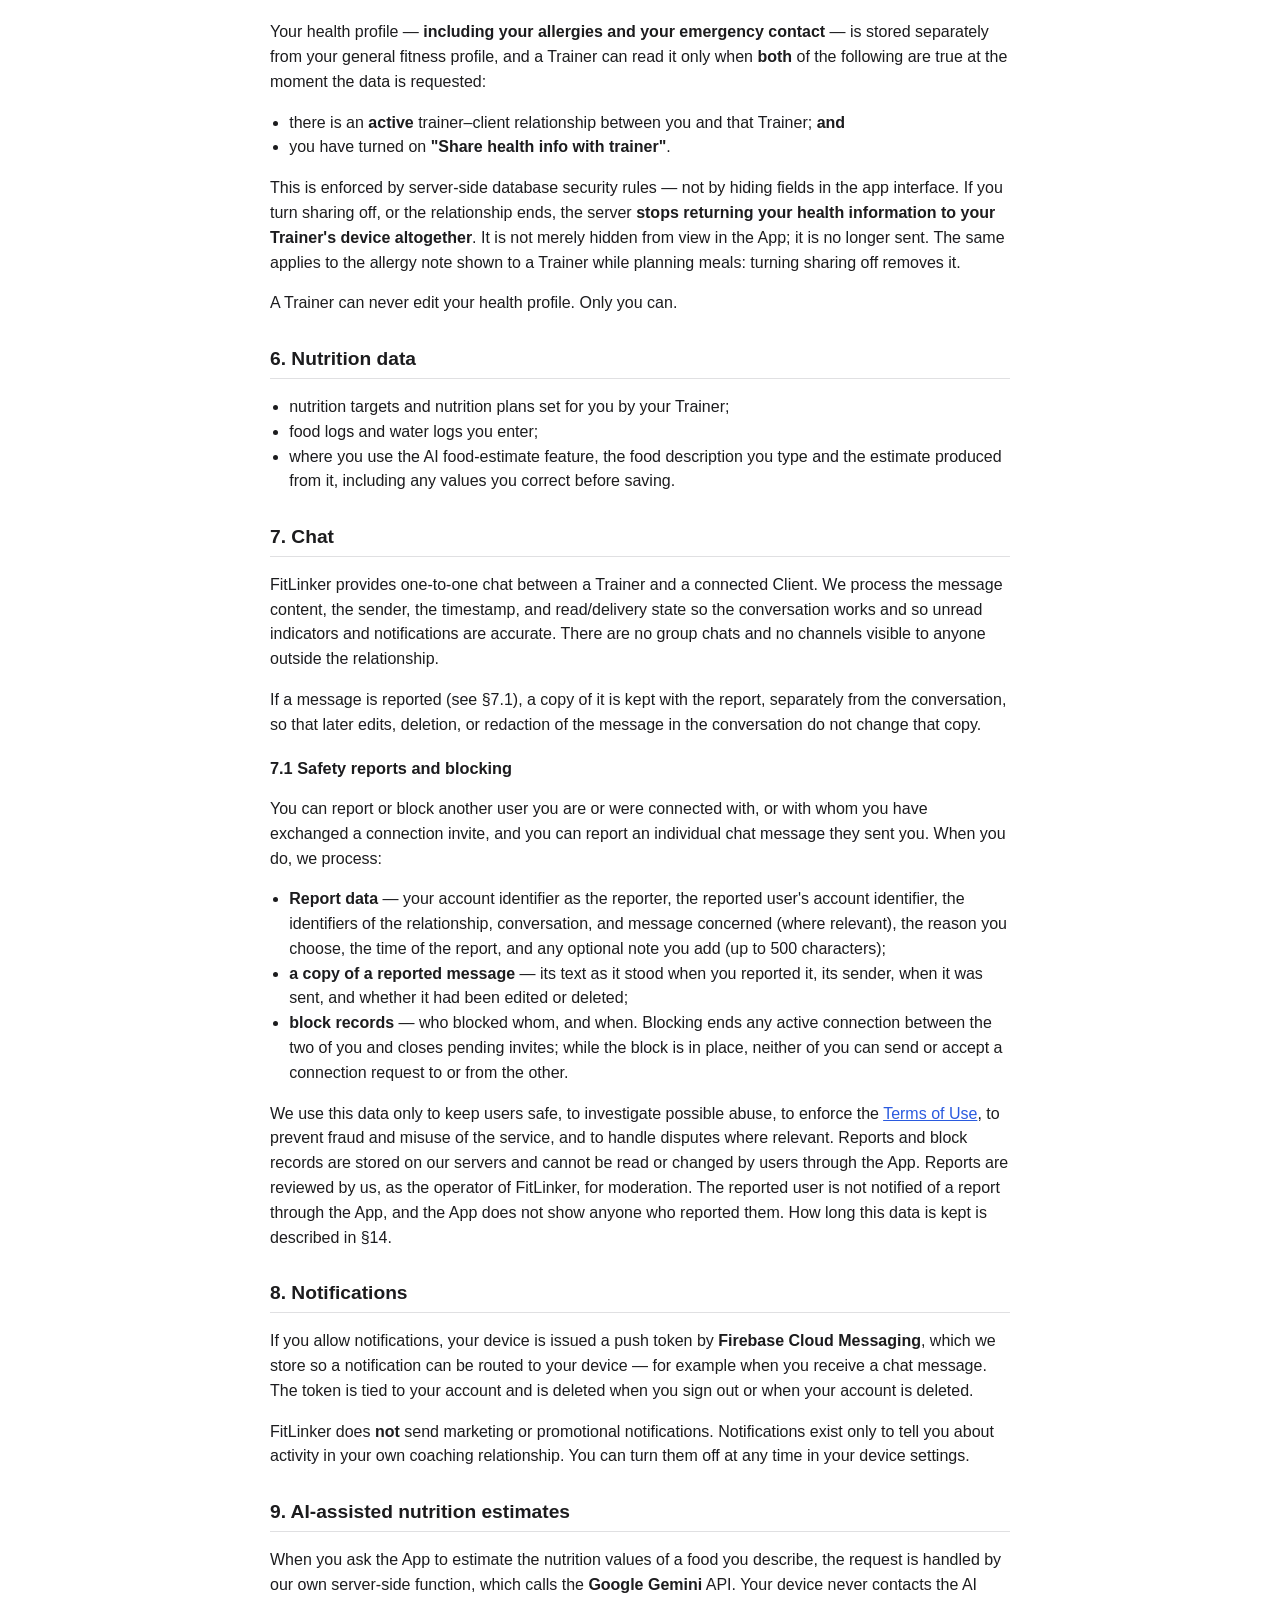
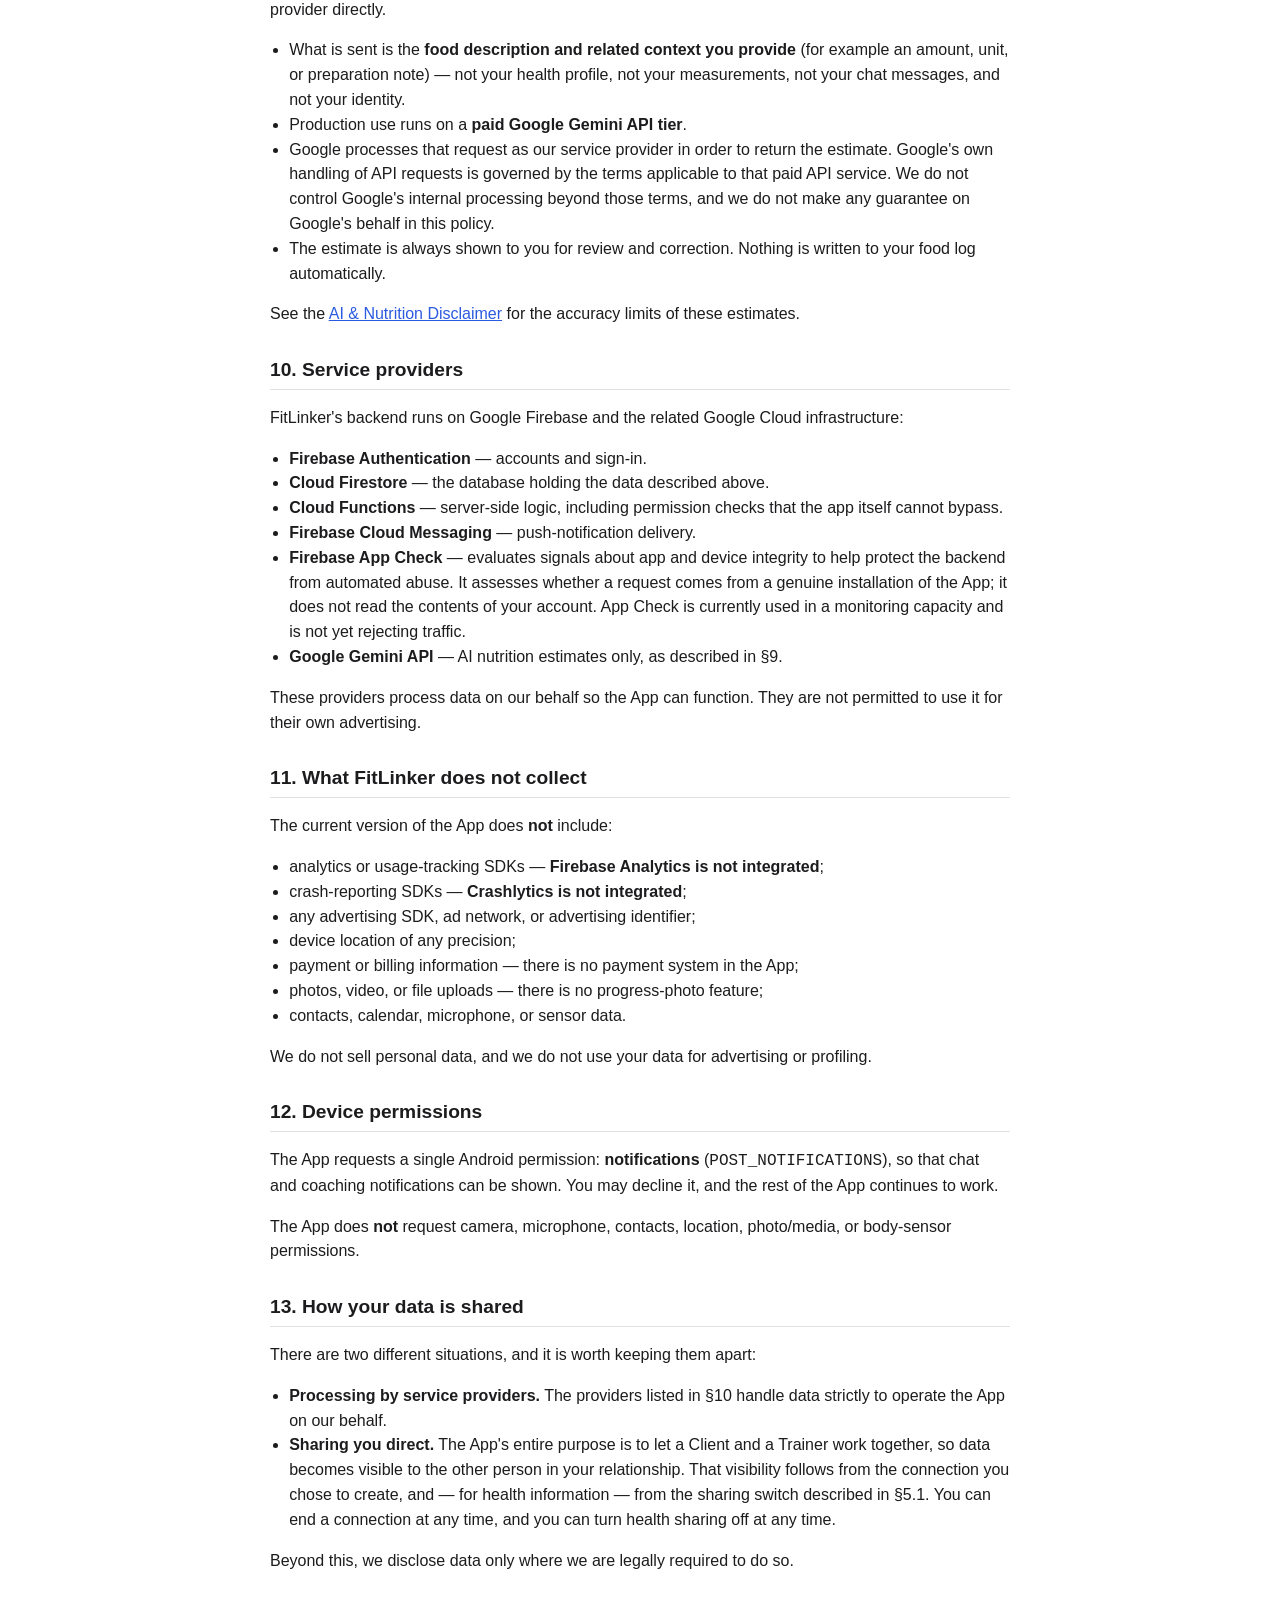
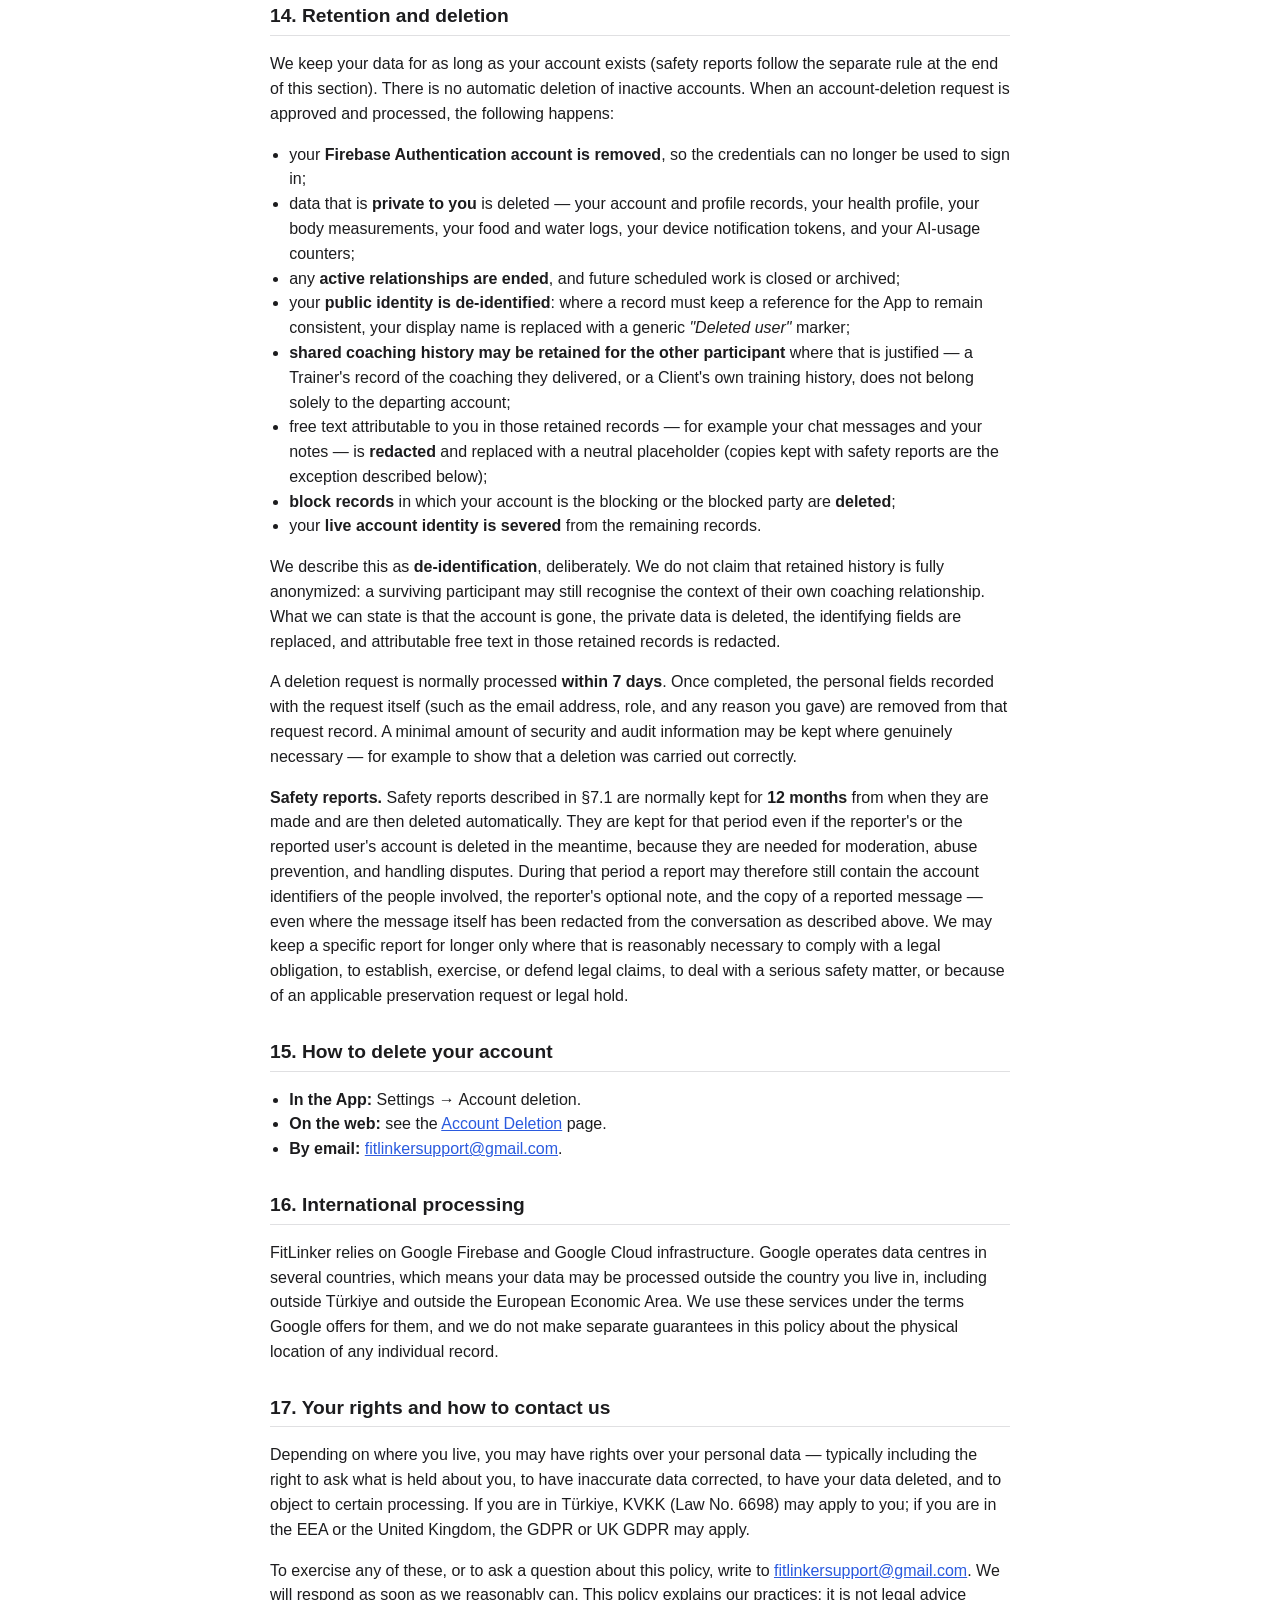
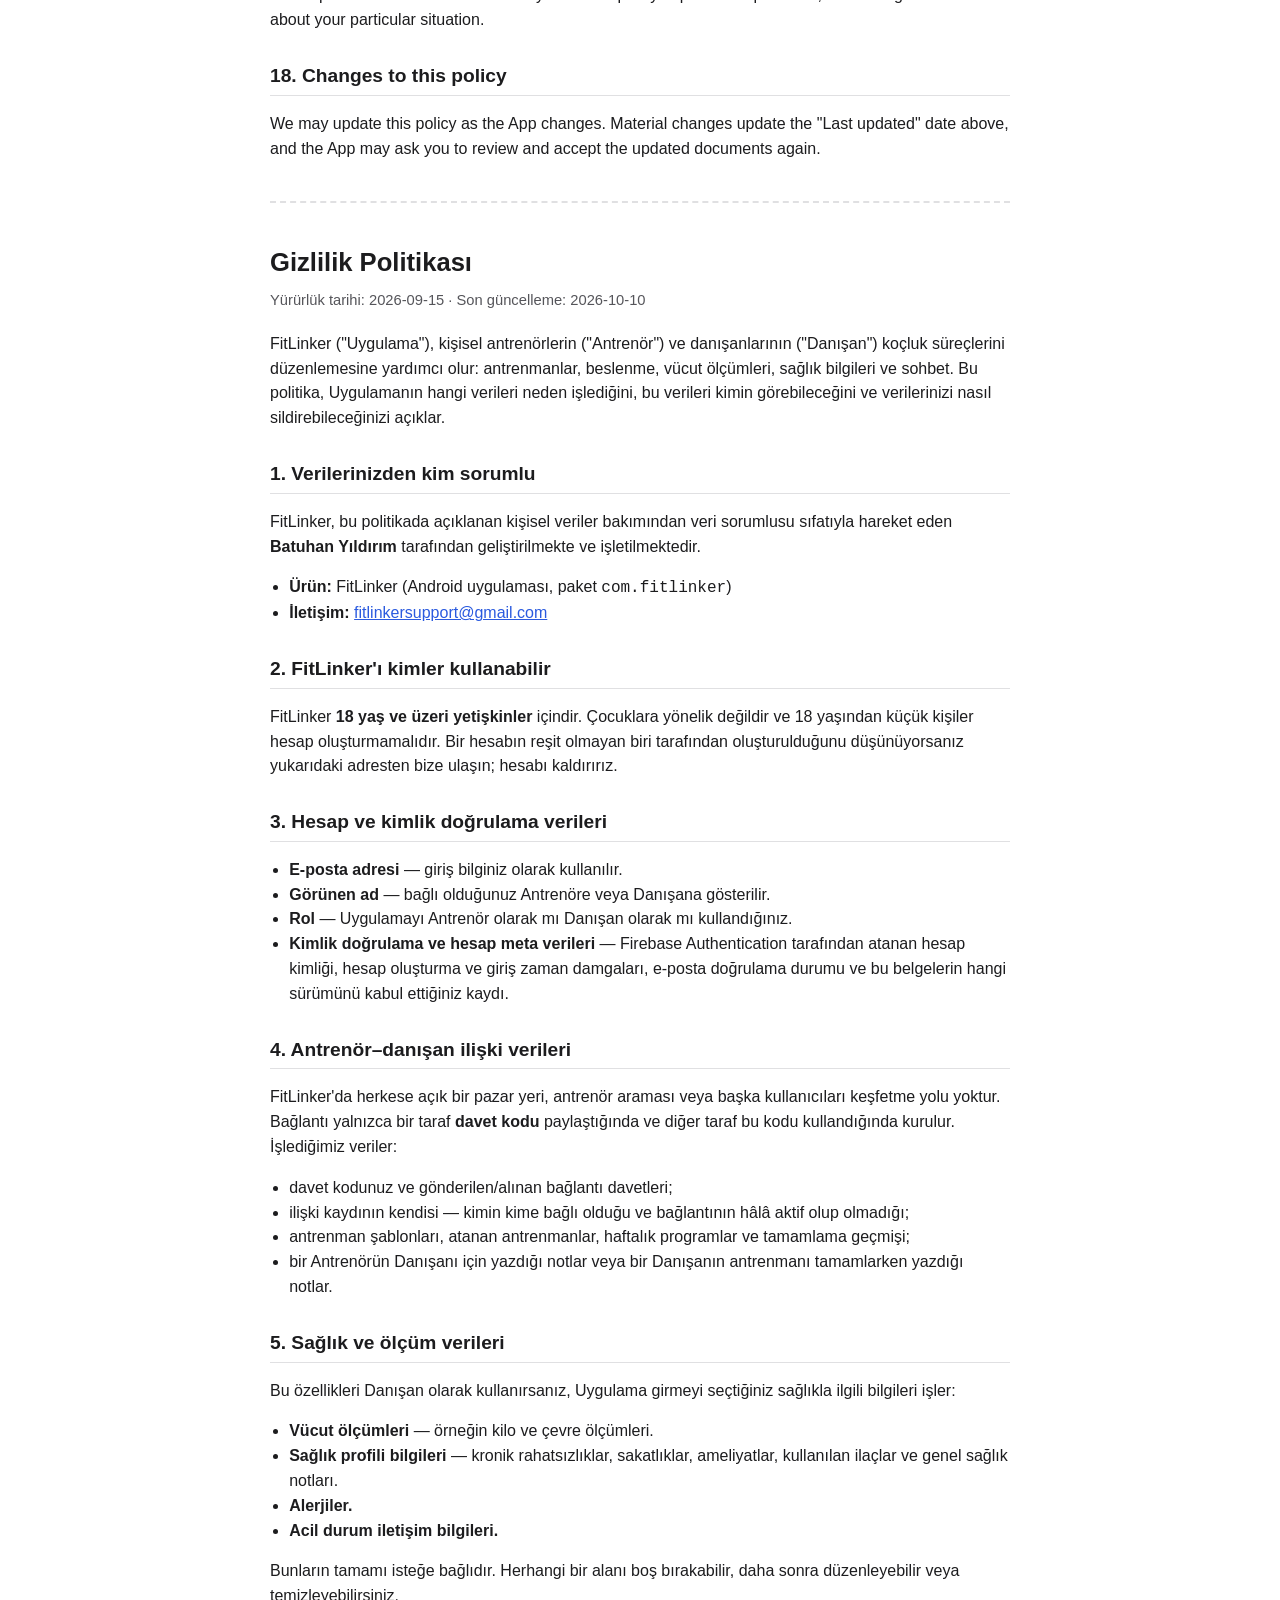
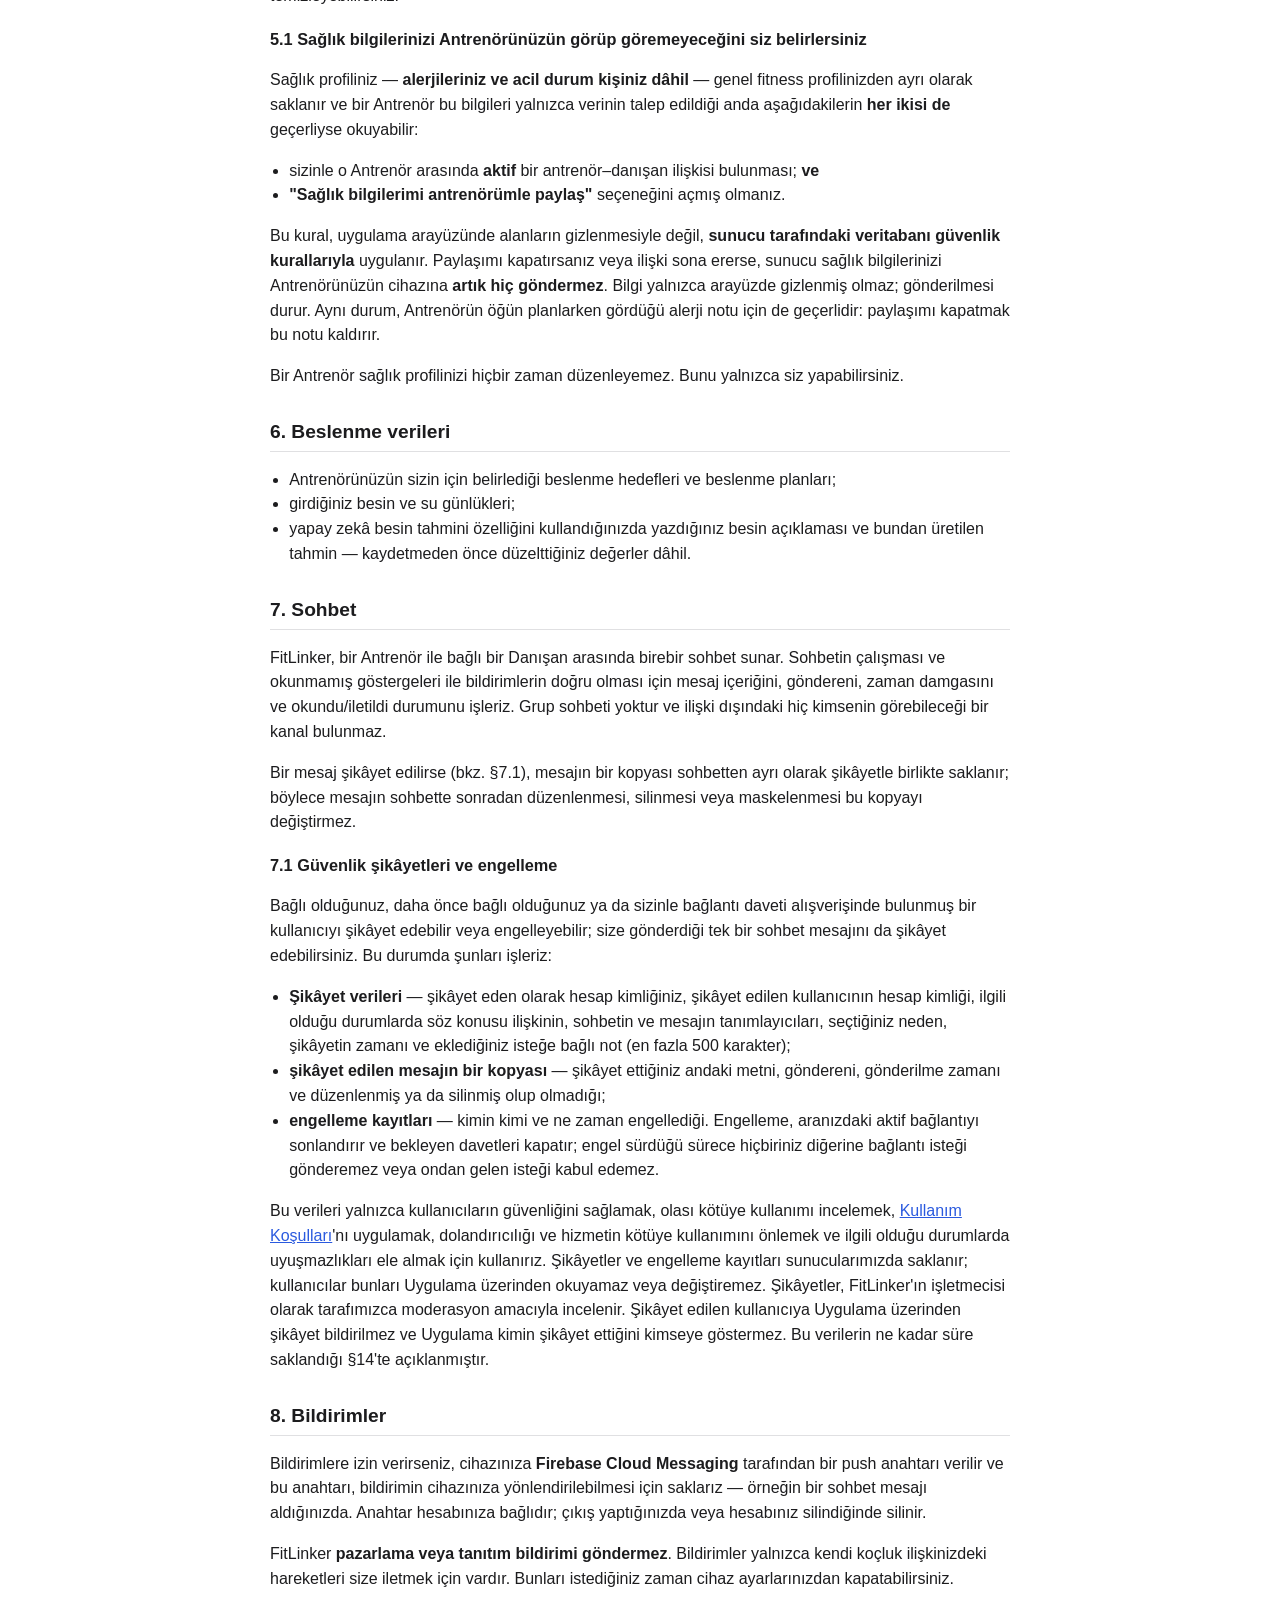
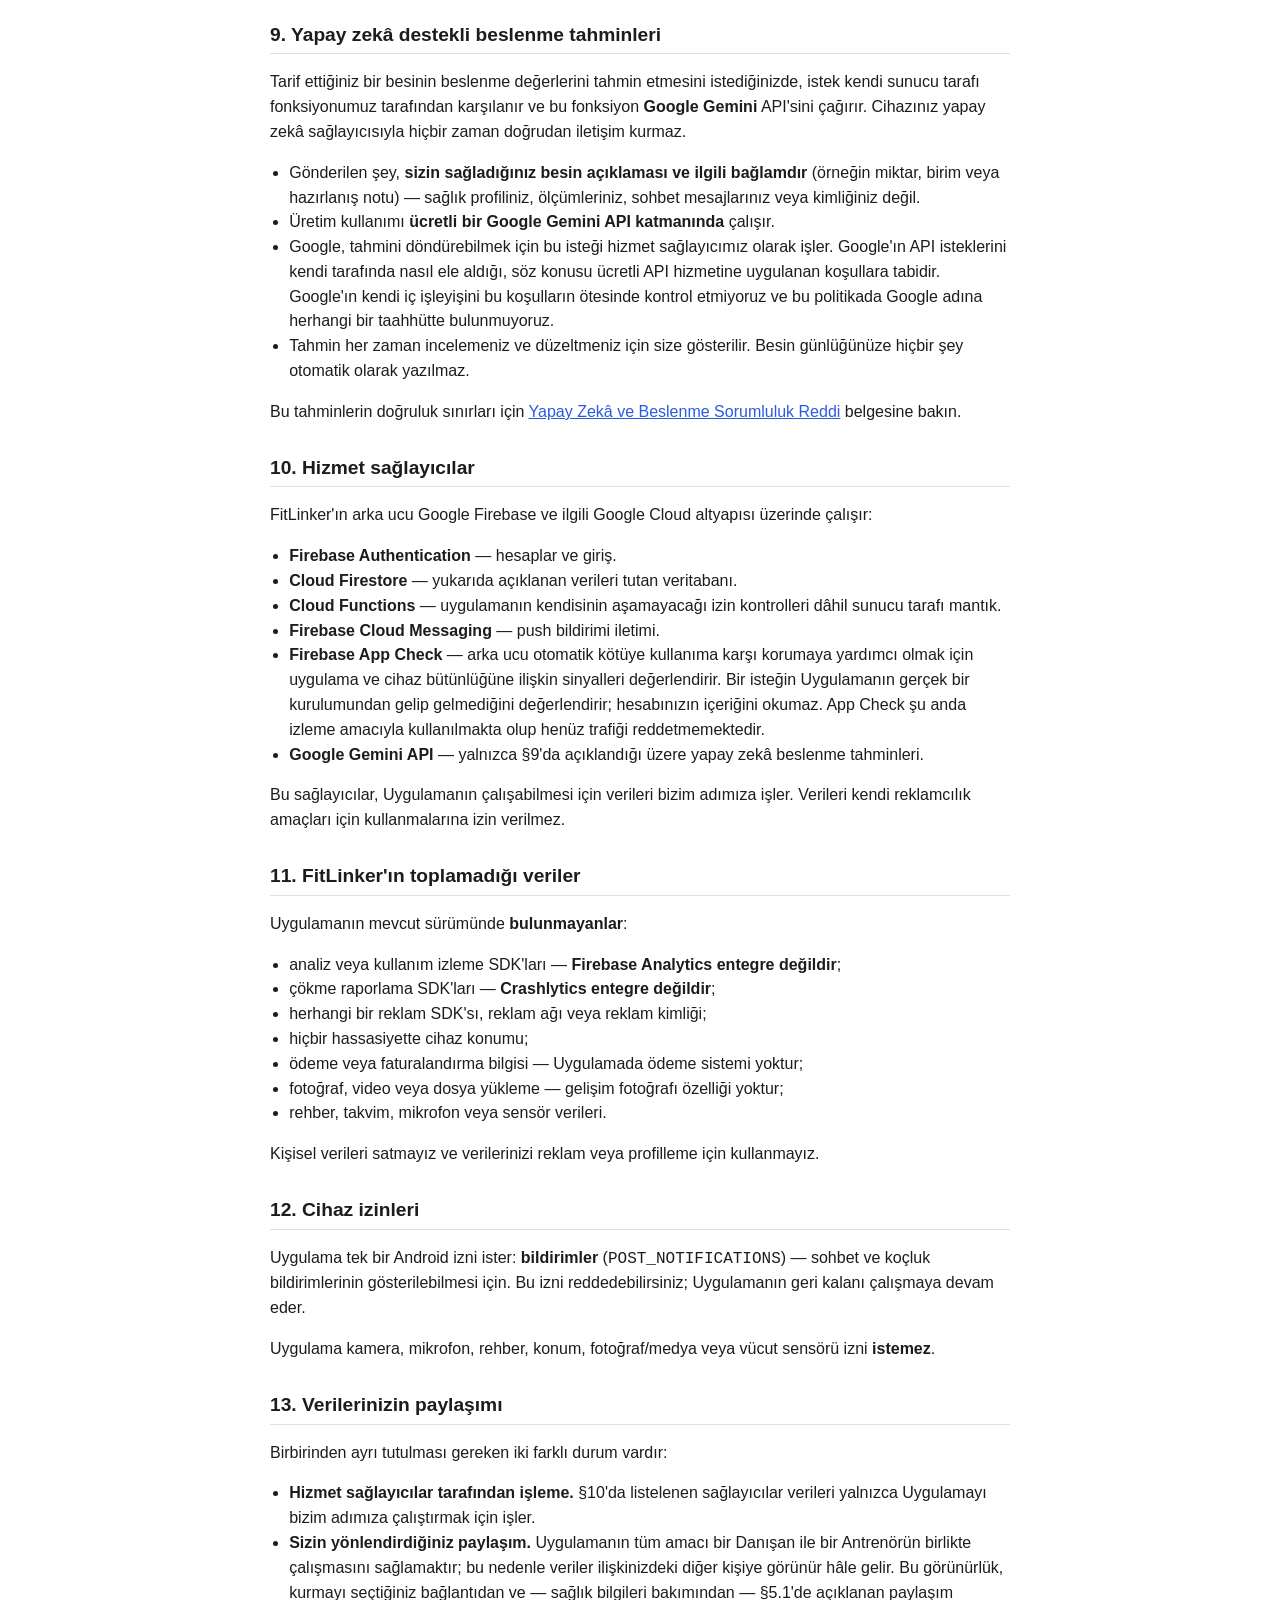
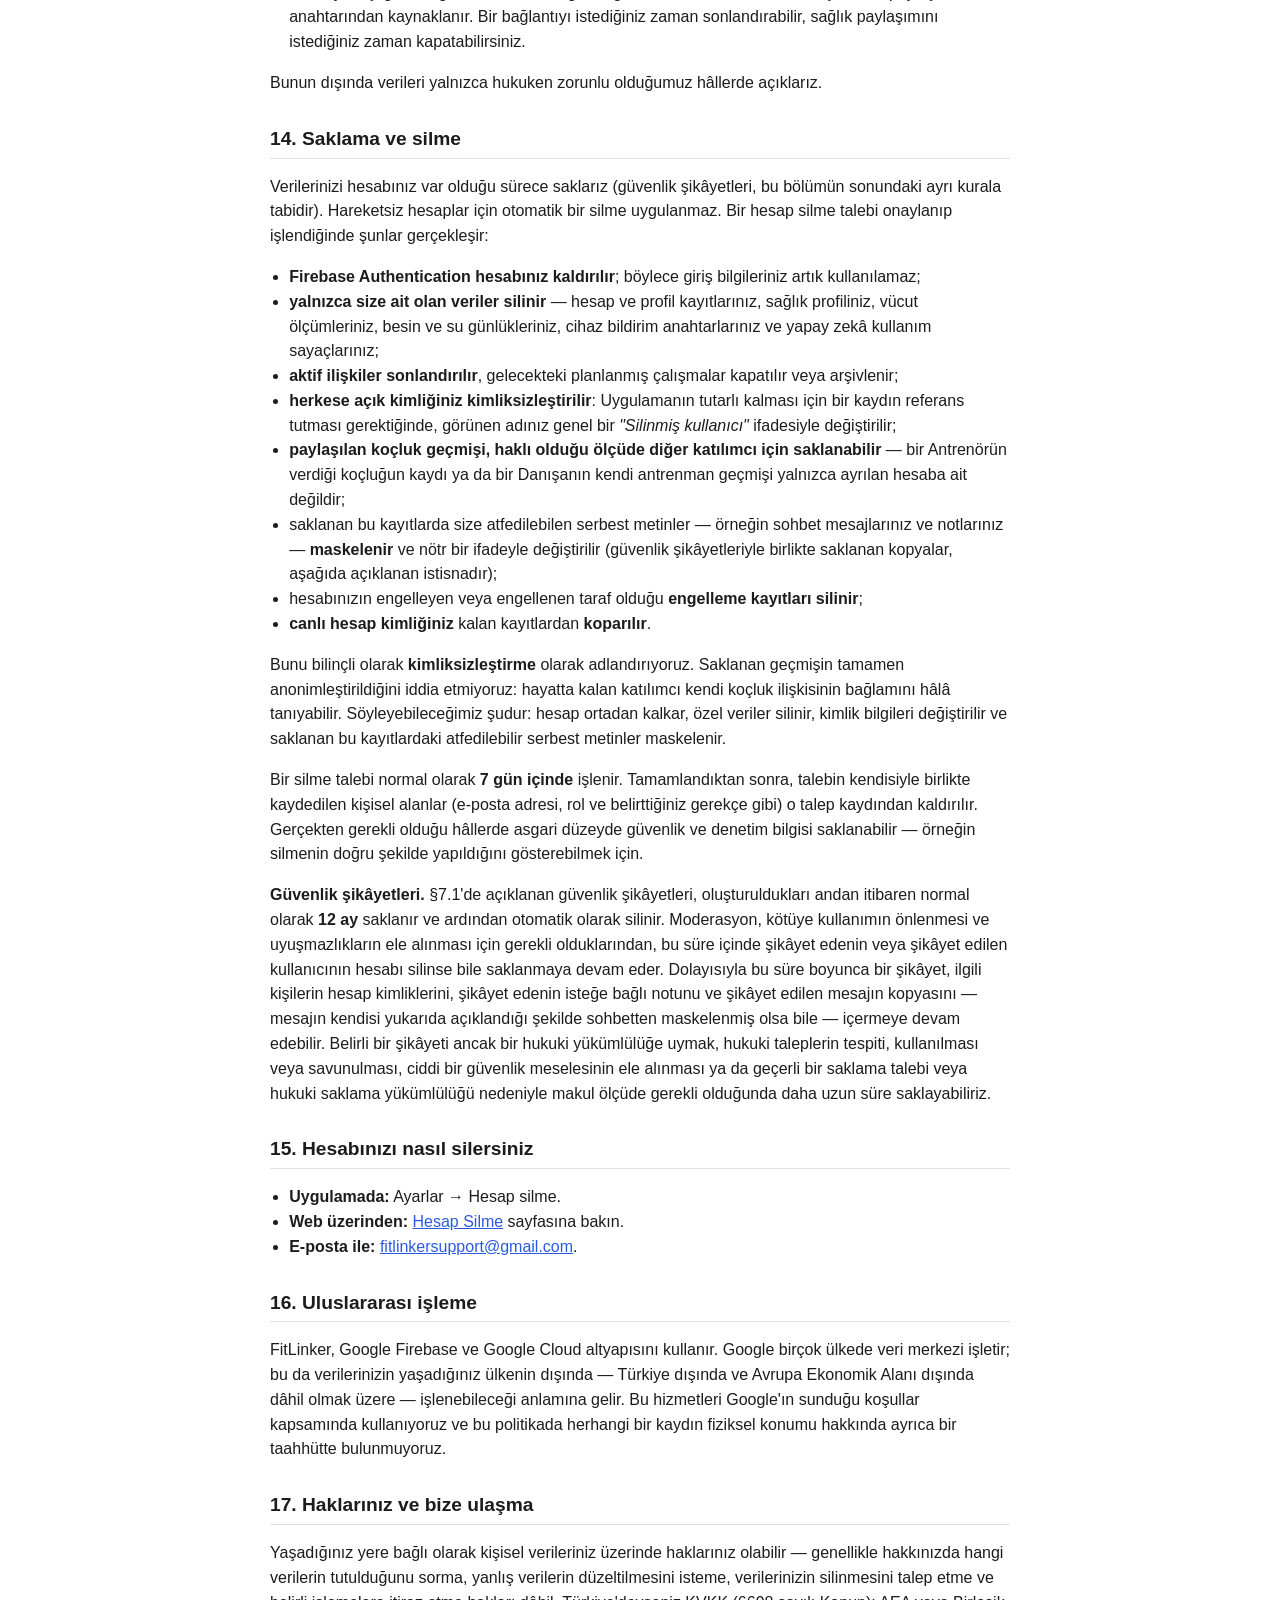
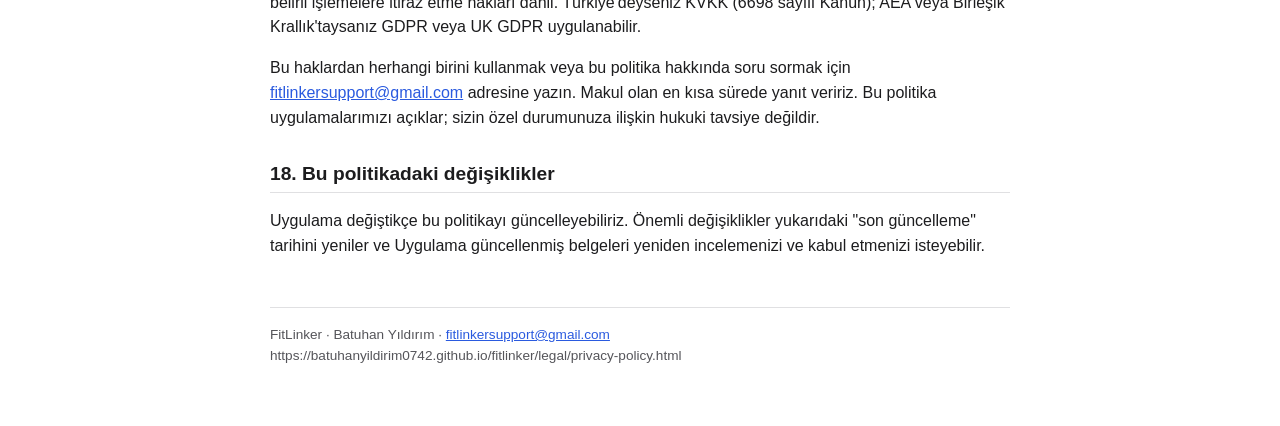
<file: legal/privacy-policy.html>
<!DOCTYPE html>
<html lang="en">
<head>
<meta charset="utf-8">
<meta name="viewport" content="width=device-width, initial-scale=1">
<title>FitLinker — Privacy Policy</title>
<link rel="stylesheet" href="style.css">
</head>
<body>
<div class="page">
  <header class="app-header">
    <div class="app-name">FitLinker</div>
    <div class="app-meta">Android app package: com.fitlinker</div>
  </header>

  <nav class="doc-links">
    <a href="index.html">All legal documents</a>
    <a href="terms-of-use.html">Terms of Use</a>
    <a href="ai-nutrition-disclaimer.html">AI &amp; Nutrition Disclaimer</a>
    <a href="account-deletion.html">Account Deletion</a>
  </nav>

  <div class="notice">
    <strong>About this document</strong> — This policy describes FitLinker as it is actually built
    today. It is written in plain language for users and is <strong>not legal advice</strong>. If you
    use FitLinker from a country with specific privacy legislation, that legislation applies in
    addition to what is written here.
  </div>

  <section class="lang-section" lang="en">
    <h1>Privacy Policy</h1>
    <p class="meta">Effective date: 2026-09-15 &middot; Last updated: 2026-10-10</p>

    <p>
      FitLinker ("the App") helps personal trainers ("Trainers") and their clients ("Clients")
      organize coaching: workouts, nutrition, body measurements, health information, and chat. This
      policy explains what data the App processes, why, who can see it, and how you can have it
      deleted.
    </p>

    <h2>1. Who is responsible for your data</h2>
    <p>
      FitLinker is developed and operated by <strong>Batuhan Yıldırım</strong>, who acts as the data
      controller for the personal data described in this policy.
    </p>
    <ul>
      <li><strong>Product:</strong> FitLinker (Android application, package <code>com.fitlinker</code>)</li>
      <li><strong>Contact:</strong> <a href="mailto:fitlinkersupport@gmail.com">fitlinkersupport@gmail.com</a></li>
    </ul>

    <h2>2. Who may use FitLinker</h2>
    <p>
      FitLinker is intended for <strong>adults aged 18 and over</strong>. It is not directed at
      children, and accounts should not be created by anyone under 18. If you believe an account has
      been created by a minor, contact us at the address above and we will remove it.
    </p>

    <h2>3. Account and authentication data</h2>
    <ul>
      <li><strong>Email address</strong> — used as your sign-in credential.</li>
      <li><strong>Display name</strong> — shown to the Trainer or Client you are connected with.</li>
      <li><strong>Role</strong> — whether you use the App as a Trainer or as a Client.</li>
      <li><strong>Authentication and account metadata</strong> — the account identifier assigned by
        Firebase Authentication, account creation and sign-in timestamps, email-verification state,
        and the record of which version of these documents you accepted.</li>
    </ul>

    <h2>4. Trainer–client relationship data</h2>
    <p>
      FitLinker has no public marketplace, no trainer search, and no way to discover other users. A
      connection exists only when one side shares an <strong>invite code</strong> and the other side
      uses it. We process:
    </p>
    <ul>
      <li>your invite code, and the connection invites sent or received;</li>
      <li>the relationship record itself — who is connected to whom, and whether that connection is
        currently active or has ended;</li>
      <li>workout templates, assigned workouts, weekly schedules, and completion history;</li>
      <li>notes written by a Trainer for their Client, or by a Client when completing a workout.</li>
    </ul>

    <h2>5. Health and measurement data</h2>
    <p>
      If you use these features as a Client, the App processes health-related information you choose
      to enter:
    </p>
    <ul>
      <li><strong>Body measurements</strong> — for example weight and body circumferences.</li>
      <li><strong>Health profile information</strong> — chronic conditions, injuries, surgeries,
        medications, and general health notes.</li>
      <li><strong>Allergies.</strong></li>
      <li><strong>Emergency contact information.</strong></li>
    </ul>
    <p>
      All of this is optional. You can leave any field empty, and you can edit or clear it later.
    </p>

    <h3>5.1 You control whether your Trainer can see your health information</h3>
    <p>
      Your health profile — <strong>including your allergies and your emergency contact</strong> — is
      stored separately from your general fitness profile, and a Trainer can read it only when
      <strong>both</strong> of the following are true at the moment the data is requested:
    </p>
    <ul>
      <li>there is an <strong>active</strong> trainer–client relationship between you and that
        Trainer; <strong>and</strong></li>
      <li>you have turned on <strong>"Share health info with trainer"</strong>.</li>
    </ul>
    <p>
      This is enforced by server-side database security rules — not by hiding fields in the app
      interface. If you turn sharing off, or the relationship ends, the server <strong>stops
      returning your health information to your Trainer's device altogether</strong>. It is not
      merely hidden from view in the App; it is no longer sent. The same applies to the allergy note
      shown to a Trainer while planning meals: turning sharing off removes it.
    </p>
    <p>
      A Trainer can never edit your health profile. Only you can.
    </p>

    <h2>6. Nutrition data</h2>
    <ul>
      <li>nutrition targets and nutrition plans set for you by your Trainer;</li>
      <li>food logs and water logs you enter;</li>
      <li>where you use the AI food-estimate feature, the food description you type and the estimate
        produced from it, including any values you correct before saving.</li>
    </ul>

    <h2>7. Chat</h2>
    <p>
      FitLinker provides one-to-one chat between a Trainer and a connected Client. We process the
      message content, the sender, the timestamp, and read/delivery state so the conversation works
      and so unread indicators and notifications are accurate. There are no group chats and no
      channels visible to anyone outside the relationship.
    </p>
    <p>
      If a message is reported (see §7.1), a copy of it is kept with the report, separately from the
      conversation, so that later edits, deletion, or redaction of the message in the conversation do
      not change that copy.
    </p>

    <h3>7.1 Safety reports and blocking</h3>
    <p>
      You can report or block another user you are or were connected with, or with whom you have
      exchanged a connection invite, and you can report an individual chat message they sent you.
      When you do, we process:
    </p>
    <ul>
      <li><strong>Report data</strong> — your account identifier as the reporter, the reported user's
        account identifier, the identifiers of the relationship, conversation, and message concerned
        (where relevant), the reason you choose, the time of the report, and any optional note you add
        (up to 500 characters);</li>
      <li><strong>a copy of a reported message</strong> — its text as it stood when you reported it,
        its sender, when it was sent, and whether it had been edited or deleted;</li>
      <li><strong>block records</strong> — who blocked whom, and when. Blocking ends any active
        connection between the two of you and closes pending invites; while the block is in place,
        neither of you can send or accept a connection request to or from the other.</li>
    </ul>
    <p>
      We use this data only to keep users safe, to investigate possible abuse, to enforce the
      <a href="terms-of-use.html">Terms of Use</a>, to prevent fraud and misuse of the service, and to
      handle disputes where relevant. Reports and block records are stored on our servers and cannot
      be read or changed by users through the App. Reports are reviewed by us, as the operator of
      FitLinker, for moderation. The reported user is not notified of a report through the App, and
      the App does not show anyone who reported them. How long this data is kept is described in §14.
    </p>

    <h2>8. Notifications</h2>
    <p>
      If you allow notifications, your device is issued a push token by <strong>Firebase Cloud
      Messaging</strong>, which we store so a notification can be routed to your device — for
      example when you receive a chat message. The token is tied to your account and is deleted when
      you sign out or when your account is deleted.
    </p>
    <p>
      FitLinker does <strong>not</strong> send marketing or promotional notifications. Notifications
      exist only to tell you about activity in your own coaching relationship. You can turn them off
      at any time in your device settings.
    </p>

    <h2>9. AI-assisted nutrition estimates</h2>
    <p>
      When you ask the App to estimate the nutrition values of a food you describe, the request is
      handled by our own server-side function, which calls the <strong>Google Gemini</strong> API.
      Your device never contacts the AI provider directly.
    </p>
    <ul>
      <li>What is sent is the <strong>food description and related context you provide</strong> (for
        example an amount, unit, or preparation note) — not your health profile, not your
        measurements, not your chat messages, and not your identity.</li>
      <li>Production use runs on a <strong>paid Google Gemini API tier</strong>.</li>
      <li>Google processes that request as our service provider in order to return the estimate.
        Google's own handling of API requests is governed by the terms applicable to that paid API
        service. We do not control Google's internal processing beyond those terms, and we do not
        make any guarantee on Google's behalf in this policy.</li>
      <li>The estimate is always shown to you for review and correction. Nothing is written to your
        food log automatically.</li>
    </ul>
    <p>
      See the <a href="ai-nutrition-disclaimer.html">AI &amp; Nutrition Disclaimer</a> for the
      accuracy limits of these estimates.
    </p>

    <h2>10. Service providers</h2>
    <p>
      FitLinker's backend runs on Google Firebase and the related Google Cloud infrastructure:
    </p>
    <ul>
      <li><strong>Firebase Authentication</strong> — accounts and sign-in.</li>
      <li><strong>Cloud Firestore</strong> — the database holding the data described above.</li>
      <li><strong>Cloud Functions</strong> — server-side logic, including permission checks that the
        app itself cannot bypass.</li>
      <li><strong>Firebase Cloud Messaging</strong> — push-notification delivery.</li>
      <li><strong>Firebase App Check</strong> — evaluates signals about app and device integrity to
        help protect the backend from automated abuse. It assesses whether a request comes from a
        genuine installation of the App; it does not read the contents of your account. App Check is
        currently used in a monitoring capacity and is not yet rejecting traffic.</li>
      <li><strong>Google Gemini API</strong> — AI nutrition estimates only, as described in §9.</li>
    </ul>
    <p>
      These providers process data on our behalf so the App can function. They are not permitted to
      use it for their own advertising.
    </p>

    <h2>11. What FitLinker does not collect</h2>
    <p>The current version of the App does <strong>not</strong> include:</p>
    <ul>
      <li>analytics or usage-tracking SDKs — <strong>Firebase Analytics is not integrated</strong>;</li>
      <li>crash-reporting SDKs — <strong>Crashlytics is not integrated</strong>;</li>
      <li>any advertising SDK, ad network, or advertising identifier;</li>
      <li>device location of any precision;</li>
      <li>payment or billing information — there is no payment system in the App;</li>
      <li>photos, video, or file uploads — there is no progress-photo feature;</li>
      <li>contacts, calendar, microphone, or sensor data.</li>
    </ul>
    <p>We do not sell personal data, and we do not use your data for advertising or profiling.</p>

    <h2>12. Device permissions</h2>
    <p>
      The App requests a single Android permission: <strong>notifications</strong>
      (<code>POST_NOTIFICATIONS</code>), so that chat and coaching notifications can be shown. You
      may decline it, and the rest of the App continues to work.
    </p>
    <p>
      The App does <strong>not</strong> request camera, microphone, contacts, location, photo/media,
      or body-sensor permissions.
    </p>

    <h2>13. How your data is shared</h2>
    <p>There are two different situations, and it is worth keeping them apart:</p>
    <ul>
      <li><strong>Processing by service providers.</strong> The providers listed in §10 handle data
        strictly to operate the App on our behalf.</li>
      <li><strong>Sharing you direct.</strong> The App's entire purpose is to let a Client and a
        Trainer work together, so data becomes visible to the other person in your relationship.
        That visibility follows from the connection you chose to create, and — for health
        information — from the sharing switch described in §5.1. You can end a connection at any
        time, and you can turn health sharing off at any time.</li>
    </ul>
    <p>
      Beyond this, we disclose data only where we are legally required to do so.
    </p>

    <h2>14. Retention and deletion</h2>
    <p>
      We keep your data for as long as your account exists (safety reports follow the separate rule
      at the end of this section). There is no automatic deletion of
      inactive accounts. When an account-deletion request is approved and processed, the following
      happens:
    </p>
    <ul>
      <li>your <strong>Firebase Authentication account is removed</strong>, so the credentials can no
        longer be used to sign in;</li>
      <li>data that is <strong>private to you</strong> is deleted — your account and profile records,
        your health profile, your body measurements, your food and water logs, your device
        notification tokens, and your AI-usage counters;</li>
      <li>any <strong>active relationships are ended</strong>, and future scheduled work is closed or
        archived;</li>
      <li>your <strong>public identity is de-identified</strong>: where a record must keep a reference
        for the App to remain consistent, your display name is replaced with a generic
        <em>"Deleted user"</em> marker;</li>
      <li><strong>shared coaching history may be retained for the other participant</strong> where
        that is justified — a Trainer's record of the coaching they delivered, or a Client's own
        training history, does not belong solely to the departing account;</li>
      <li>free text attributable to you in those retained records — for example your chat messages
        and your notes — is <strong>redacted</strong> and replaced with a neutral placeholder (copies
        kept with safety reports are the exception described below);</li>
      <li><strong>block records</strong> in which your account is the blocking or the blocked party
        are <strong>deleted</strong>;</li>
      <li>your <strong>live account identity is severed</strong> from the remaining records.</li>
    </ul>
    <p>
      We describe this as <strong>de-identification</strong>, deliberately. We do not claim that
      retained history is fully anonymized: a surviving participant may still recognise the context
      of their own coaching relationship. What we can state is that the account is gone, the private
      data is deleted, the identifying fields are replaced, and attributable free text in those
      retained records is redacted.
    </p>
    <p>
      A deletion request is normally processed <strong>within 7 days</strong>. Once completed, the
      personal fields recorded with the request itself (such as the email address, role, and any
      reason you gave) are removed from that request record. A minimal amount of security and audit
      information may be kept where genuinely necessary — for example to show that a deletion was
      carried out correctly.
    </p>
    <p>
      <strong>Safety reports.</strong> Safety reports described in §7.1 are normally kept for
      <strong>12 months</strong> from when they are made and are then deleted automatically. They are
      kept for that period even if the reporter's or the reported user's account is deleted in the
      meantime, because they are needed for moderation, abuse prevention, and handling disputes.
      During that period a report may therefore still contain the account identifiers of the people
      involved, the reporter's optional note, and the copy of a reported message — even where the
      message itself has been redacted from the conversation as described above. We may keep a
      specific report for longer only where that is reasonably necessary to comply with a legal
      obligation, to establish, exercise, or defend legal claims, to deal with a serious safety
      matter, or because of an applicable preservation request or legal hold.
    </p>

    <h2>15. How to delete your account</h2>
    <ul>
      <li><strong>In the App:</strong> Settings → Account deletion.</li>
      <li><strong>On the web:</strong> see the <a href="account-deletion.html">Account Deletion</a>
        page.</li>
      <li><strong>By email:</strong>
        <a href="mailto:fitlinkersupport@gmail.com">fitlinkersupport@gmail.com</a>.</li>
    </ul>

    <h2>16. International processing</h2>
    <p>
      FitLinker relies on Google Firebase and Google Cloud infrastructure. Google operates data
      centres in several countries, which means your data may be processed outside the country you
      live in, including outside Türkiye and outside the European Economic Area. We use these
      services under the terms Google offers for them, and we do not make separate guarantees in this
      policy about the physical location of any individual record.
    </p>

    <h2>17. Your rights and how to contact us</h2>
    <p>
      Depending on where you live, you may have rights over your personal data — typically including
      the right to ask what is held about you, to have inaccurate data corrected, to have your data
      deleted, and to object to certain processing. If you are in Türkiye, KVKK (Law No. 6698) may
      apply to you; if you are in the EEA or the United Kingdom, the GDPR or UK GDPR may apply.
    </p>
    <p>
      To exercise any of these, or to ask a question about this policy, write to
      <a href="mailto:fitlinkersupport@gmail.com">fitlinkersupport@gmail.com</a>. We will respond as
      soon as we reasonably can. This policy explains our practices; it is not legal advice about
      your particular situation.
    </p>

    <h2>18. Changes to this policy</h2>
    <p>
      We may update this policy as the App changes. Material changes update the "Last updated" date
      above, and the App may ask you to review and accept the updated documents again.
    </p>
  </section>

  <hr class="lang-divider">

  <section class="lang-section" lang="tr">
    <h1>Gizlilik Politikası</h1>
    <p class="meta">Yürürlük tarihi: 2026-09-15 &middot; Son güncelleme: 2026-10-10</p>

    <p>
      FitLinker ("Uygulama"), kişisel antrenörlerin ("Antrenör") ve danışanlarının ("Danışan")
      koçluk süreçlerini düzenlemesine yardımcı olur: antrenmanlar, beslenme, vücut ölçümleri,
      sağlık bilgileri ve sohbet. Bu politika, Uygulamanın hangi verileri neden işlediğini, bu
      verileri kimin görebileceğini ve verilerinizi nasıl sildirebileceğinizi açıklar.
    </p>

    <h2>1. Verilerinizden kim sorumlu</h2>
    <p>
      FitLinker, bu politikada açıklanan kişisel veriler bakımından veri sorumlusu sıfatıyla hareket
      eden <strong>Batuhan Yıldırım</strong> tarafından geliştirilmekte ve işletilmektedir.
    </p>
    <ul>
      <li><strong>Ürün:</strong> FitLinker (Android uygulaması, paket <code>com.fitlinker</code>)</li>
      <li><strong>İletişim:</strong> <a href="mailto:fitlinkersupport@gmail.com">fitlinkersupport@gmail.com</a></li>
    </ul>

    <h2>2. FitLinker'ı kimler kullanabilir</h2>
    <p>
      FitLinker <strong>18 yaş ve üzeri yetişkinler</strong> içindir. Çocuklara yönelik değildir ve
      18 yaşından küçük kişiler hesap oluşturmamalıdır. Bir hesabın reşit olmayan biri tarafından
      oluşturulduğunu düşünüyorsanız yukarıdaki adresten bize ulaşın; hesabı kaldırırız.
    </p>

    <h2>3. Hesap ve kimlik doğrulama verileri</h2>
    <ul>
      <li><strong>E-posta adresi</strong> — giriş bilginiz olarak kullanılır.</li>
      <li><strong>Görünen ad</strong> — bağlı olduğunuz Antrenöre veya Danışana gösterilir.</li>
      <li><strong>Rol</strong> — Uygulamayı Antrenör olarak mı Danışan olarak mı kullandığınız.</li>
      <li><strong>Kimlik doğrulama ve hesap meta verileri</strong> — Firebase Authentication
        tarafından atanan hesap kimliği, hesap oluşturma ve giriş zaman damgaları, e-posta doğrulama
        durumu ve bu belgelerin hangi sürümünü kabul ettiğiniz kaydı.</li>
    </ul>

    <h2>4. Antrenör–danışan ilişki verileri</h2>
    <p>
      FitLinker'da herkese açık bir pazar yeri, antrenör araması veya başka kullanıcıları keşfetme
      yolu yoktur. Bağlantı yalnızca bir taraf <strong>davet kodu</strong> paylaştığında ve diğer
      taraf bu kodu kullandığında kurulur. İşlediğimiz veriler:
    </p>
    <ul>
      <li>davet kodunuz ve gönderilen/alınan bağlantı davetleri;</li>
      <li>ilişki kaydının kendisi — kimin kime bağlı olduğu ve bağlantının hâlâ aktif olup
        olmadığı;</li>
      <li>antrenman şablonları, atanan antrenmanlar, haftalık programlar ve tamamlama geçmişi;</li>
      <li>bir Antrenörün Danışanı için yazdığı notlar veya bir Danışanın antrenmanı tamamlarken
        yazdığı notlar.</li>
    </ul>

    <h2>5. Sağlık ve ölçüm verileri</h2>
    <p>
      Bu özellikleri Danışan olarak kullanırsanız, Uygulama girmeyi seçtiğiniz sağlıkla ilgili
      bilgileri işler:
    </p>
    <ul>
      <li><strong>Vücut ölçümleri</strong> — örneğin kilo ve çevre ölçümleri.</li>
      <li><strong>Sağlık profili bilgileri</strong> — kronik rahatsızlıklar, sakatlıklar,
        ameliyatlar, kullanılan ilaçlar ve genel sağlık notları.</li>
      <li><strong>Alerjiler.</strong></li>
      <li><strong>Acil durum iletişim bilgileri.</strong></li>
    </ul>
    <p>
      Bunların tamamı isteğe bağlıdır. Herhangi bir alanı boş bırakabilir, daha sonra düzenleyebilir
      veya temizleyebilirsiniz.
    </p>

    <h3>5.1 Sağlık bilgilerinizi Antrenörünüzün görüp göremeyeceğini siz belirlersiniz</h3>
    <p>
      Sağlık profiliniz — <strong>alerjileriniz ve acil durum kişiniz dâhil</strong> — genel fitness
      profilinizden ayrı olarak saklanır ve bir Antrenör bu bilgileri yalnızca verinin talep edildiği
      anda aşağıdakilerin <strong>her ikisi de</strong> geçerliyse okuyabilir:
    </p>
    <ul>
      <li>sizinle o Antrenör arasında <strong>aktif</strong> bir antrenör–danışan ilişkisi
        bulunması; <strong>ve</strong></li>
      <li><strong>"Sağlık bilgilerimi antrenörümle paylaş"</strong> seçeneğini açmış olmanız.</li>
    </ul>
    <p>
      Bu kural, uygulama arayüzünde alanların gizlenmesiyle değil, <strong>sunucu tarafındaki
      veritabanı güvenlik kurallarıyla</strong> uygulanır. Paylaşımı kapatırsanız veya ilişki sona
      ererse, sunucu sağlık bilgilerinizi Antrenörünüzün cihazına <strong>artık hiç
      göndermez</strong>. Bilgi yalnızca arayüzde gizlenmiş olmaz; gönderilmesi durur. Aynı durum,
      Antrenörün öğün planlarken gördüğü alerji notu için de geçerlidir: paylaşımı kapatmak bu notu
      kaldırır.
    </p>
    <p>
      Bir Antrenör sağlık profilinizi hiçbir zaman düzenleyemez. Bunu yalnızca siz yapabilirsiniz.
    </p>

    <h2>6. Beslenme verileri</h2>
    <ul>
      <li>Antrenörünüzün sizin için belirlediği beslenme hedefleri ve beslenme planları;</li>
      <li>girdiğiniz besin ve su günlükleri;</li>
      <li>yapay zekâ besin tahmini özelliğini kullandığınızda yazdığınız besin açıklaması ve bundan
        üretilen tahmin — kaydetmeden önce düzelttiğiniz değerler dâhil.</li>
    </ul>

    <h2>7. Sohbet</h2>
    <p>
      FitLinker, bir Antrenör ile bağlı bir Danışan arasında birebir sohbet sunar. Sohbetin
      çalışması ve okunmamış göstergeleri ile bildirimlerin doğru olması için mesaj içeriğini,
      göndereni, zaman damgasını ve okundu/iletildi durumunu işleriz. Grup sohbeti yoktur ve ilişki
      dışındaki hiç kimsenin görebileceği bir kanal bulunmaz.
    </p>
    <p>
      Bir mesaj şikâyet edilirse (bkz. §7.1), mesajın bir kopyası sohbetten ayrı olarak şikâyetle
      birlikte saklanır; böylece mesajın sohbette sonradan düzenlenmesi, silinmesi veya maskelenmesi
      bu kopyayı değiştirmez.
    </p>

    <h3>7.1 Güvenlik şikâyetleri ve engelleme</h3>
    <p>
      Bağlı olduğunuz, daha önce bağlı olduğunuz ya da sizinle bağlantı daveti alışverişinde bulunmuş
      bir kullanıcıyı şikâyet edebilir veya engelleyebilir; size gönderdiği tek bir sohbet mesajını da
      şikâyet edebilirsiniz. Bu durumda şunları işleriz:
    </p>
    <ul>
      <li><strong>Şikâyet verileri</strong> — şikâyet eden olarak hesap kimliğiniz, şikâyet edilen
        kullanıcının hesap kimliği, ilgili olduğu durumlarda söz konusu ilişkinin, sohbetin ve mesajın
        tanımlayıcıları, seçtiğiniz neden, şikâyetin zamanı ve eklediğiniz isteğe bağlı not (en fazla
        500 karakter);</li>
      <li><strong>şikâyet edilen mesajın bir kopyası</strong> — şikâyet ettiğiniz andaki metni,
        göndereni, gönderilme zamanı ve düzenlenmiş ya da silinmiş olup olmadığı;</li>
      <li><strong>engelleme kayıtları</strong> — kimin kimi ve ne zaman engellediği. Engelleme,
        aranızdaki aktif bağlantıyı sonlandırır ve bekleyen davetleri kapatır; engel sürdüğü sürece
        hiçbiriniz diğerine bağlantı isteği gönderemez veya ondan gelen isteği kabul edemez.</li>
    </ul>
    <p>
      Bu verileri yalnızca kullanıcıların güvenliğini sağlamak, olası kötüye kullanımı incelemek,
      <a href="terms-of-use.html">Kullanım Koşulları</a>'nı uygulamak, dolandırıcılığı ve hizmetin
      kötüye kullanımını önlemek ve ilgili olduğu durumlarda uyuşmazlıkları ele almak için kullanırız.
      Şikâyetler ve engelleme kayıtları sunucularımızda saklanır; kullanıcılar bunları Uygulama
      üzerinden okuyamaz veya değiştiremez. Şikâyetler, FitLinker'ın işletmecisi olarak tarafımızca
      moderasyon amacıyla incelenir. Şikâyet edilen kullanıcıya Uygulama üzerinden şikâyet
      bildirilmez ve Uygulama kimin şikâyet ettiğini kimseye göstermez. Bu verilerin ne kadar süre
      saklandığı §14'te açıklanmıştır.
    </p>

    <h2>8. Bildirimler</h2>
    <p>
      Bildirimlere izin verirseniz, cihazınıza <strong>Firebase Cloud Messaging</strong> tarafından
      bir push anahtarı verilir ve bu anahtarı, bildirimin cihazınıza yönlendirilebilmesi için
      saklarız — örneğin bir sohbet mesajı aldığınızda. Anahtar hesabınıza bağlıdır; çıkış
      yaptığınızda veya hesabınız silindiğinde silinir.
    </p>
    <p>
      FitLinker <strong>pazarlama veya tanıtım bildirimi göndermez</strong>. Bildirimler yalnızca
      kendi koçluk ilişkinizdeki hareketleri size iletmek için vardır. Bunları istediğiniz zaman
      cihaz ayarlarınızdan kapatabilirsiniz.
    </p>

    <h2>9. Yapay zekâ destekli beslenme tahminleri</h2>
    <p>
      Tarif ettiğiniz bir besinin beslenme değerlerini tahmin etmesini istediğinizde, istek kendi
      sunucu tarafı fonksiyonumuz tarafından karşılanır ve bu fonksiyon <strong>Google Gemini</strong>
      API'sini çağırır. Cihazınız yapay zekâ sağlayıcısıyla hiçbir zaman doğrudan iletişim kurmaz.
    </p>
    <ul>
      <li>Gönderilen şey, <strong>sizin sağladığınız besin açıklaması ve ilgili bağlamdır</strong>
        (örneğin miktar, birim veya hazırlanış notu) — sağlık profiliniz, ölçümleriniz, sohbet
        mesajlarınız veya kimliğiniz değil.</li>
      <li>Üretim kullanımı <strong>ücretli bir Google Gemini API katmanında</strong> çalışır.</li>
      <li>Google, tahmini döndürebilmek için bu isteği hizmet sağlayıcımız olarak işler. Google'ın
        API isteklerini kendi tarafında nasıl ele aldığı, söz konusu ücretli API hizmetine
        uygulanan koşullara tabidir. Google'ın kendi iç işleyişini bu koşulların ötesinde kontrol
        etmiyoruz ve bu politikada Google adına herhangi bir taahhütte bulunmuyoruz.</li>
      <li>Tahmin her zaman incelemeniz ve düzeltmeniz için size gösterilir. Besin günlüğünüze hiçbir
        şey otomatik olarak yazılmaz.</li>
    </ul>
    <p>
      Bu tahminlerin doğruluk sınırları için
      <a href="ai-nutrition-disclaimer.html">Yapay Zekâ ve Beslenme Sorumluluk Reddi</a> belgesine
      bakın.
    </p>

    <h2>10. Hizmet sağlayıcılar</h2>
    <p>
      FitLinker'ın arka ucu Google Firebase ve ilgili Google Cloud altyapısı üzerinde çalışır:
    </p>
    <ul>
      <li><strong>Firebase Authentication</strong> — hesaplar ve giriş.</li>
      <li><strong>Cloud Firestore</strong> — yukarıda açıklanan verileri tutan veritabanı.</li>
      <li><strong>Cloud Functions</strong> — uygulamanın kendisinin aşamayacağı izin kontrolleri
        dâhil sunucu tarafı mantık.</li>
      <li><strong>Firebase Cloud Messaging</strong> — push bildirimi iletimi.</li>
      <li><strong>Firebase App Check</strong> — arka ucu otomatik kötüye kullanıma karşı korumaya
        yardımcı olmak için uygulama ve cihaz bütünlüğüne ilişkin sinyalleri değerlendirir. Bir
        isteğin Uygulamanın gerçek bir kurulumundan gelip gelmediğini değerlendirir; hesabınızın
        içeriğini okumaz. App Check şu anda izleme amacıyla kullanılmakta olup henüz trafiği
        reddetmemektedir.</li>
      <li><strong>Google Gemini API</strong> — yalnızca §9'da açıklandığı üzere yapay zekâ beslenme
        tahminleri.</li>
    </ul>
    <p>
      Bu sağlayıcılar, Uygulamanın çalışabilmesi için verileri bizim adımıza işler. Verileri kendi
      reklamcılık amaçları için kullanmalarına izin verilmez.
    </p>

    <h2>11. FitLinker'ın toplamadığı veriler</h2>
    <p>Uygulamanın mevcut sürümünde <strong>bulunmayanlar</strong>:</p>
    <ul>
      <li>analiz veya kullanım izleme SDK'ları — <strong>Firebase Analytics entegre değildir</strong>;</li>
      <li>çökme raporlama SDK'ları — <strong>Crashlytics entegre değildir</strong>;</li>
      <li>herhangi bir reklam SDK'sı, reklam ağı veya reklam kimliği;</li>
      <li>hiçbir hassasiyette cihaz konumu;</li>
      <li>ödeme veya faturalandırma bilgisi — Uygulamada ödeme sistemi yoktur;</li>
      <li>fotoğraf, video veya dosya yükleme — gelişim fotoğrafı özelliği yoktur;</li>
      <li>rehber, takvim, mikrofon veya sensör verileri.</li>
    </ul>
    <p>
      Kişisel verileri satmayız ve verilerinizi reklam veya profilleme için kullanmayız.
    </p>

    <h2>12. Cihaz izinleri</h2>
    <p>
      Uygulama tek bir Android izni ister: <strong>bildirimler</strong>
      (<code>POST_NOTIFICATIONS</code>) — sohbet ve koçluk bildirimlerinin gösterilebilmesi için. Bu
      izni reddedebilirsiniz; Uygulamanın geri kalanı çalışmaya devam eder.
    </p>
    <p>
      Uygulama kamera, mikrofon, rehber, konum, fotoğraf/medya veya vücut sensörü izni
      <strong>istemez</strong>.
    </p>

    <h2>13. Verilerinizin paylaşımı</h2>
    <p>Birbirinden ayrı tutulması gereken iki farklı durum vardır:</p>
    <ul>
      <li><strong>Hizmet sağlayıcılar tarafından işleme.</strong> §10'da listelenen sağlayıcılar
        verileri yalnızca Uygulamayı bizim adımıza çalıştırmak için işler.</li>
      <li><strong>Sizin yönlendirdiğiniz paylaşım.</strong> Uygulamanın tüm amacı bir Danışan ile bir
        Antrenörün birlikte çalışmasını sağlamaktır; bu nedenle veriler ilişkinizdeki diğer kişiye
        görünür hâle gelir. Bu görünürlük, kurmayı seçtiğiniz bağlantıdan ve — sağlık bilgileri
        bakımından — §5.1'de açıklanan paylaşım anahtarından kaynaklanır. Bir bağlantıyı istediğiniz
        zaman sonlandırabilir, sağlık paylaşımını istediğiniz zaman kapatabilirsiniz.</li>
    </ul>
    <p>
      Bunun dışında verileri yalnızca hukuken zorunlu olduğumuz hâllerde açıklarız.
    </p>

    <h2>14. Saklama ve silme</h2>
    <p>
      Verilerinizi hesabınız var olduğu sürece saklarız (güvenlik şikâyetleri, bu bölümün sonundaki
      ayrı kurala tabidir). Hareketsiz hesaplar için otomatik bir silme
      uygulanmaz. Bir hesap silme talebi onaylanıp işlendiğinde şunlar gerçekleşir:
    </p>
    <ul>
      <li><strong>Firebase Authentication hesabınız kaldırılır</strong>; böylece giriş bilgileriniz
        artık kullanılamaz;</li>
      <li><strong>yalnızca size ait olan veriler silinir</strong> — hesap ve profil kayıtlarınız,
        sağlık profiliniz, vücut ölçümleriniz, besin ve su günlükleriniz, cihaz bildirim
        anahtarlarınız ve yapay zekâ kullanım sayaçlarınız;</li>
      <li><strong>aktif ilişkiler sonlandırılır</strong>, gelecekteki planlanmış çalışmalar kapatılır
        veya arşivlenir;</li>
      <li><strong>herkese açık kimliğiniz kimliksizleştirilir</strong>: Uygulamanın tutarlı kalması
        için bir kaydın referans tutması gerektiğinde, görünen adınız genel bir
        <em>"Silinmiş kullanıcı"</em> ifadesiyle değiştirilir;</li>
      <li><strong>paylaşılan koçluk geçmişi, haklı olduğu ölçüde diğer katılımcı için
        saklanabilir</strong> — bir Antrenörün verdiği koçluğun kaydı ya da bir Danışanın kendi
        antrenman geçmişi yalnızca ayrılan hesaba ait değildir;</li>
      <li>saklanan bu kayıtlarda size atfedilebilen serbest metinler — örneğin sohbet mesajlarınız ve
        notlarınız — <strong>maskelenir</strong> ve nötr bir ifadeyle değiştirilir (güvenlik
        şikâyetleriyle birlikte saklanan kopyalar, aşağıda açıklanan istisnadır);</li>
      <li>hesabınızın engelleyen veya engellenen taraf olduğu <strong>engelleme kayıtları
        silinir</strong>;</li>
      <li><strong>canlı hesap kimliğiniz</strong> kalan kayıtlardan <strong>koparılır</strong>.</li>
    </ul>
    <p>
      Bunu bilinçli olarak <strong>kimliksizleştirme</strong> olarak adlandırıyoruz. Saklanan
      geçmişin tamamen anonimleştirildiğini iddia etmiyoruz: hayatta kalan katılımcı kendi koçluk
      ilişkisinin bağlamını hâlâ tanıyabilir. Söyleyebileceğimiz şudur: hesap ortadan kalkar, özel
      veriler silinir, kimlik bilgileri değiştirilir ve saklanan bu kayıtlardaki atfedilebilir serbest
      metinler maskelenir.
    </p>
    <p>
      Bir silme talebi normal olarak <strong>7 gün içinde</strong> işlenir. Tamamlandıktan sonra,
      talebin kendisiyle birlikte kaydedilen kişisel alanlar (e-posta adresi, rol ve belirttiğiniz
      gerekçe gibi) o talep kaydından kaldırılır. Gerçekten gerekli olduğu hâllerde asgari düzeyde
      güvenlik ve denetim bilgisi saklanabilir — örneğin silmenin doğru şekilde yapıldığını
      gösterebilmek için.
    </p>
    <p>
      <strong>Güvenlik şikâyetleri.</strong> §7.1'de açıklanan güvenlik şikâyetleri, oluşturuldukları
      andan itibaren normal olarak <strong>12 ay</strong> saklanır ve ardından otomatik olarak silinir.
      Moderasyon, kötüye kullanımın önlenmesi ve uyuşmazlıkların ele alınması için gerekli
      olduklarından, bu süre içinde şikâyet edenin veya şikâyet edilen kullanıcının hesabı silinse bile
      saklanmaya devam eder. Dolayısıyla bu süre boyunca bir şikâyet, ilgili kişilerin hesap
      kimliklerini, şikâyet edenin isteğe bağlı notunu ve şikâyet edilen mesajın kopyasını — mesajın
      kendisi yukarıda açıklandığı şekilde sohbetten maskelenmiş olsa bile — içermeye devam edebilir.
      Belirli bir şikâyeti ancak bir hukuki yükümlülüğe uymak, hukuki taleplerin tespiti, kullanılması
      veya savunulması, ciddi bir güvenlik meselesinin ele alınması ya da geçerli bir saklama talebi
      veya hukuki saklama yükümlülüğü nedeniyle makul ölçüde gerekli olduğunda daha uzun süre
      saklayabiliriz.
    </p>

    <h2>15. Hesabınızı nasıl silersiniz</h2>
    <ul>
      <li><strong>Uygulamada:</strong> Ayarlar → Hesap silme.</li>
      <li><strong>Web üzerinden:</strong> <a href="account-deletion.html">Hesap Silme</a> sayfasına
        bakın.</li>
      <li><strong>E-posta ile:</strong>
        <a href="mailto:fitlinkersupport@gmail.com">fitlinkersupport@gmail.com</a>.</li>
    </ul>

    <h2>16. Uluslararası işleme</h2>
    <p>
      FitLinker, Google Firebase ve Google Cloud altyapısını kullanır. Google birçok ülkede veri
      merkezi işletir; bu da verilerinizin yaşadığınız ülkenin dışında — Türkiye dışında ve Avrupa
      Ekonomik Alanı dışında dâhil olmak üzere — işlenebileceği anlamına gelir. Bu hizmetleri
      Google'ın sunduğu koşullar kapsamında kullanıyoruz ve bu politikada herhangi bir kaydın fiziksel
      konumu hakkında ayrıca bir taahhütte bulunmuyoruz.
    </p>

    <h2>17. Haklarınız ve bize ulaşma</h2>
    <p>
      Yaşadığınız yere bağlı olarak kişisel verileriniz üzerinde haklarınız olabilir — genellikle
      hakkınızda hangi verilerin tutulduğunu sorma, yanlış verilerin düzeltilmesini isteme,
      verilerinizin silinmesini talep etme ve belirli işlemelere itiraz etme hakları dâhil.
      Türkiye'deyseniz KVKK (6698 sayılı Kanun); AEA veya Birleşik Krallık'taysanız GDPR veya UK GDPR
      uygulanabilir.
    </p>
    <p>
      Bu haklardan herhangi birini kullanmak veya bu politika hakkında soru sormak için
      <a href="mailto:fitlinkersupport@gmail.com">fitlinkersupport@gmail.com</a> adresine yazın.
      Makul olan en kısa sürede yanıt veririz. Bu politika uygulamalarımızı açıklar; sizin özel
      durumunuza ilişkin hukuki tavsiye değildir.
    </p>

    <h2>18. Bu politikadaki değişiklikler</h2>
    <p>
      Uygulama değiştikçe bu politikayı güncelleyebiliriz. Önemli değişiklikler yukarıdaki "son
      güncelleme" tarihini yeniler ve Uygulama güncellenmiş belgeleri yeniden incelemenizi ve kabul
      etmenizi isteyebilir.
    </p>
  </section>

  <footer class="app-footer">
    FitLinker &middot; Batuhan Yıldırım &middot;
    <a href="mailto:fitlinkersupport@gmail.com">fitlinkersupport@gmail.com</a><br>
    https://batuhanyildirim0742.github.io/fitlinker/legal/privacy-policy.html
  </footer>
</div>
</body>
</html>
</file>
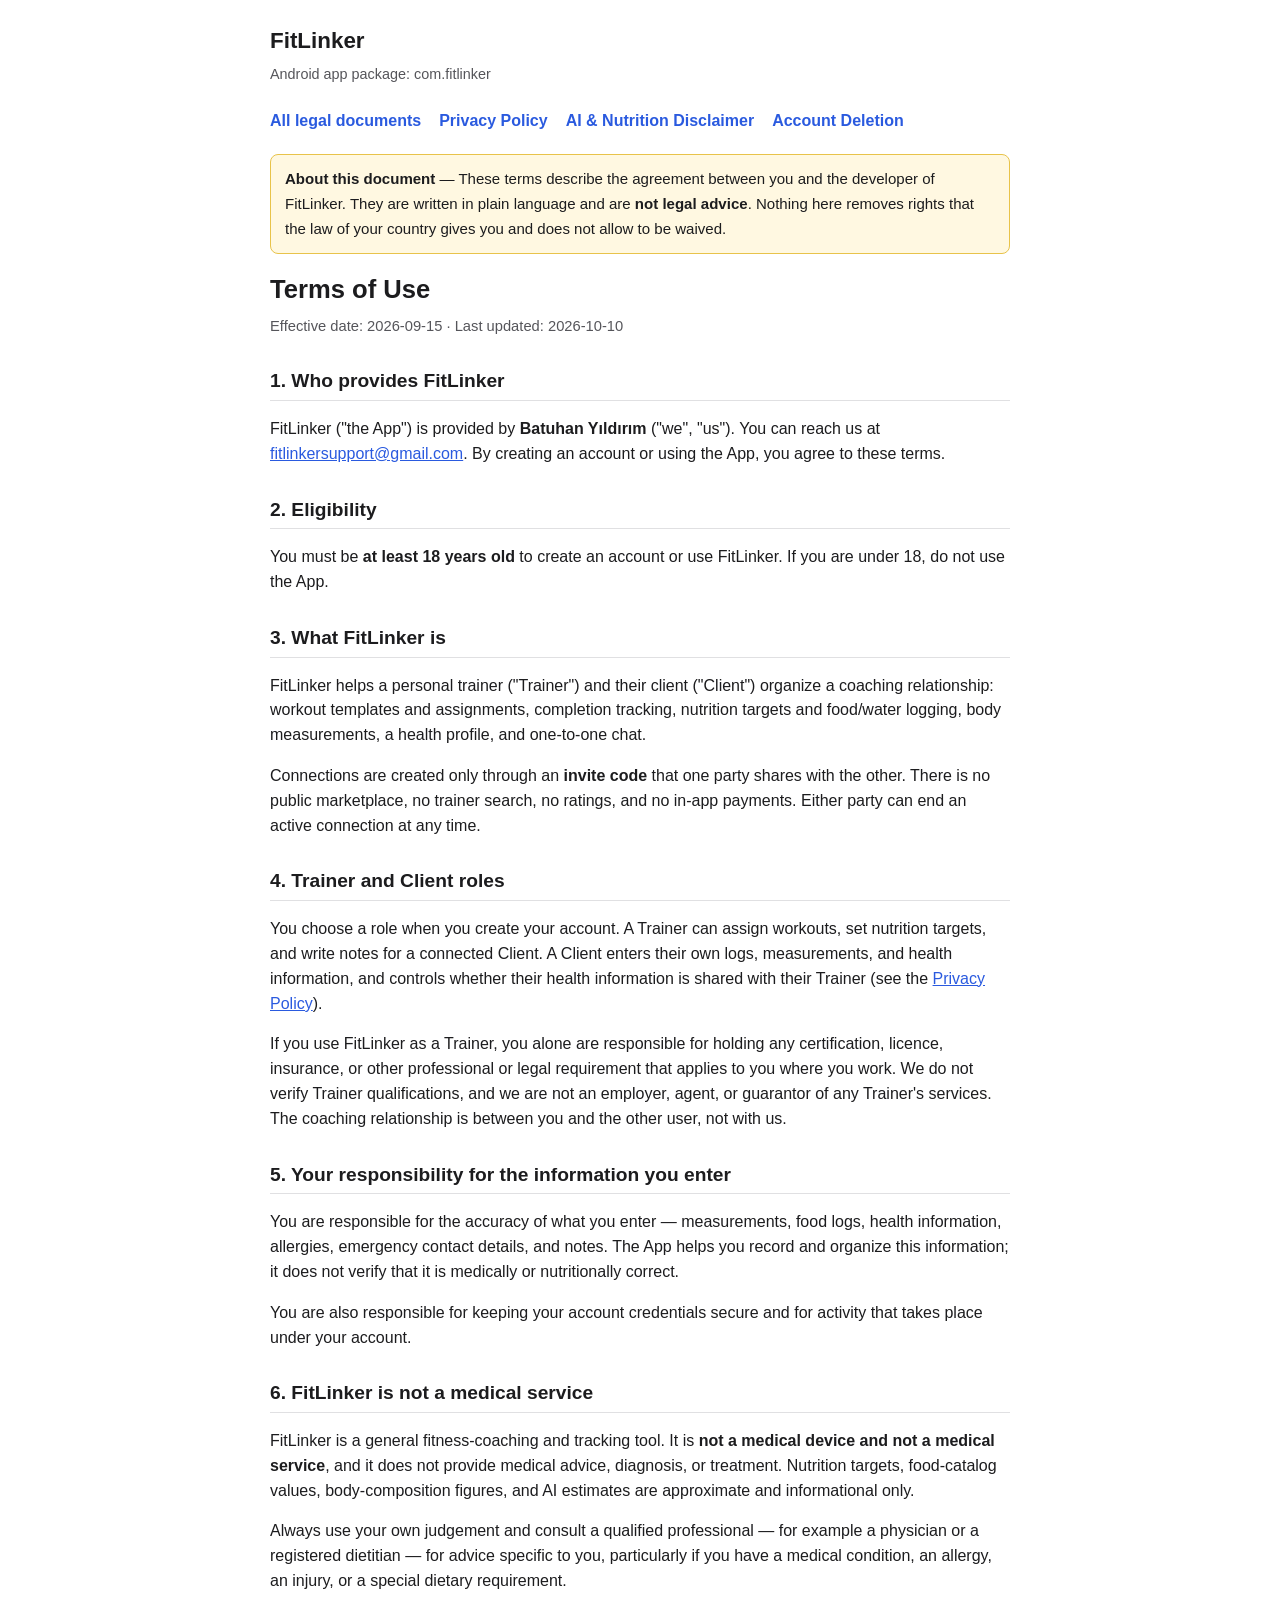
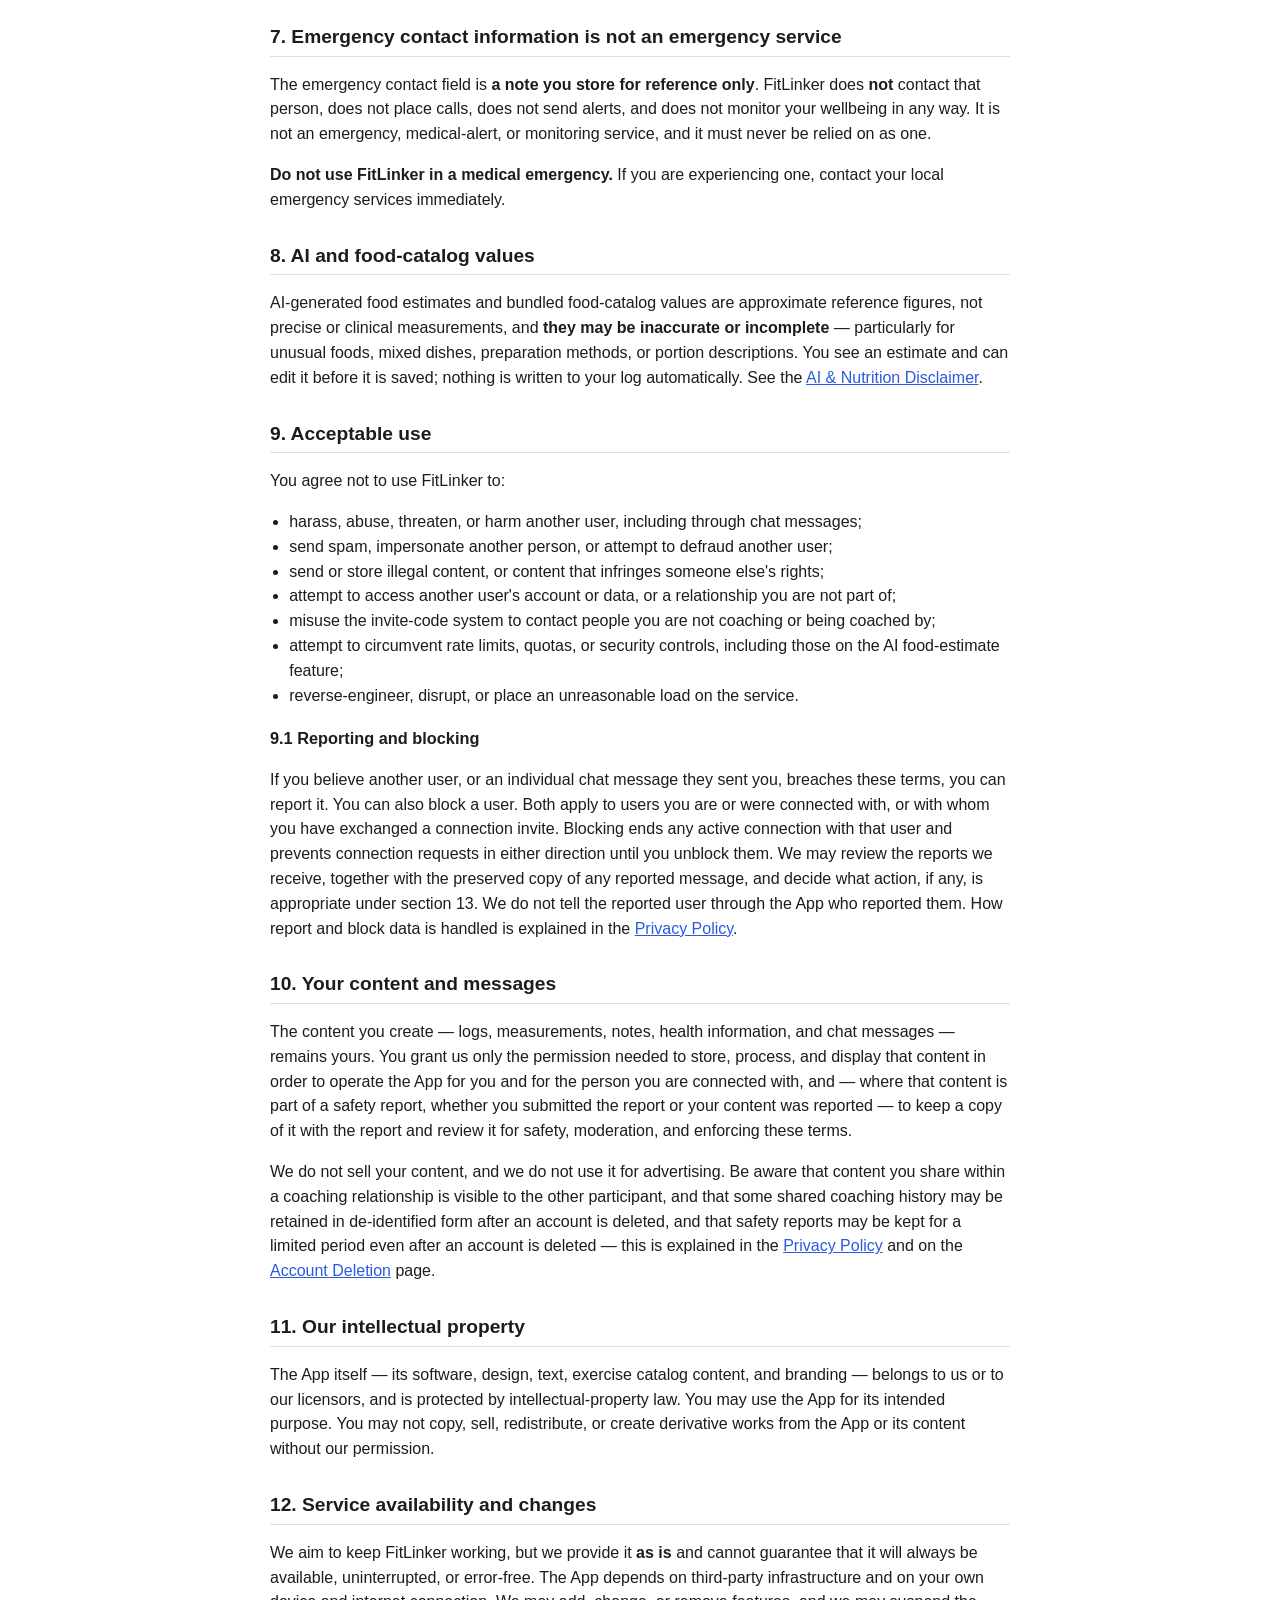
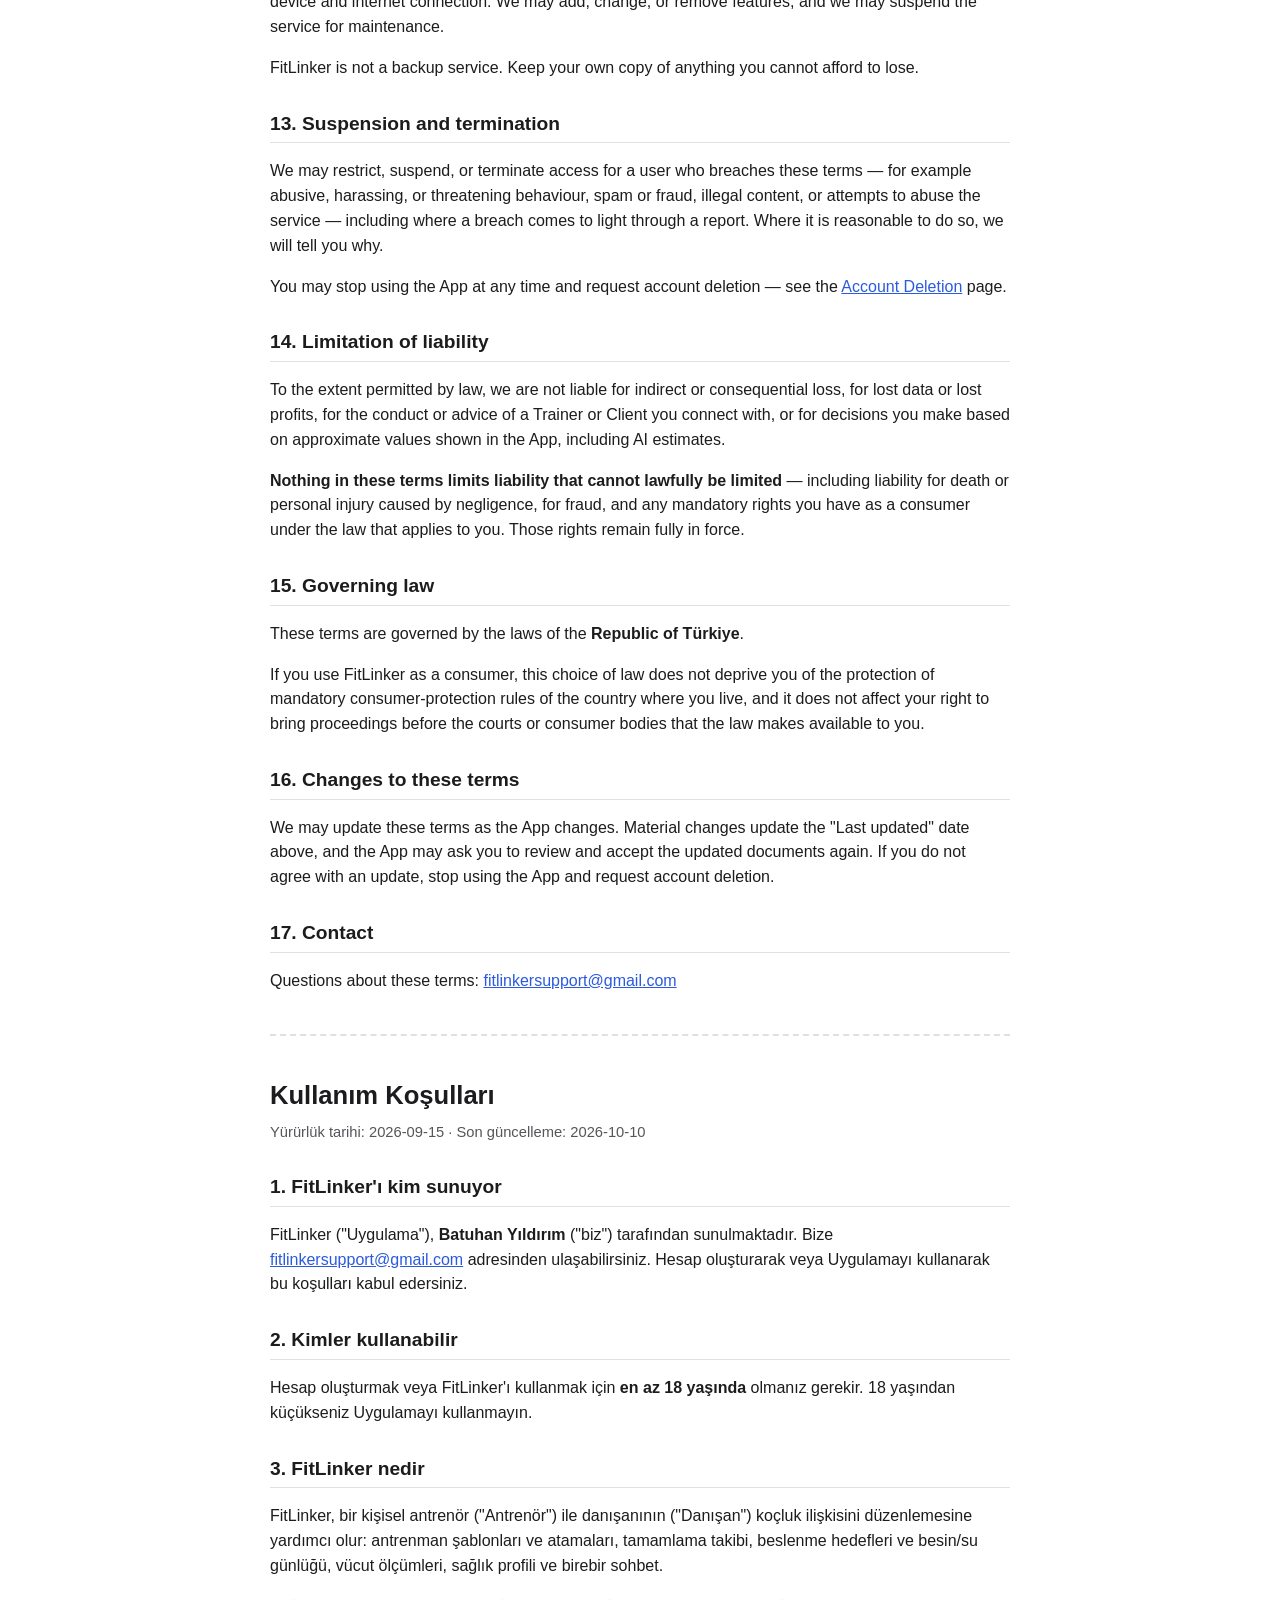
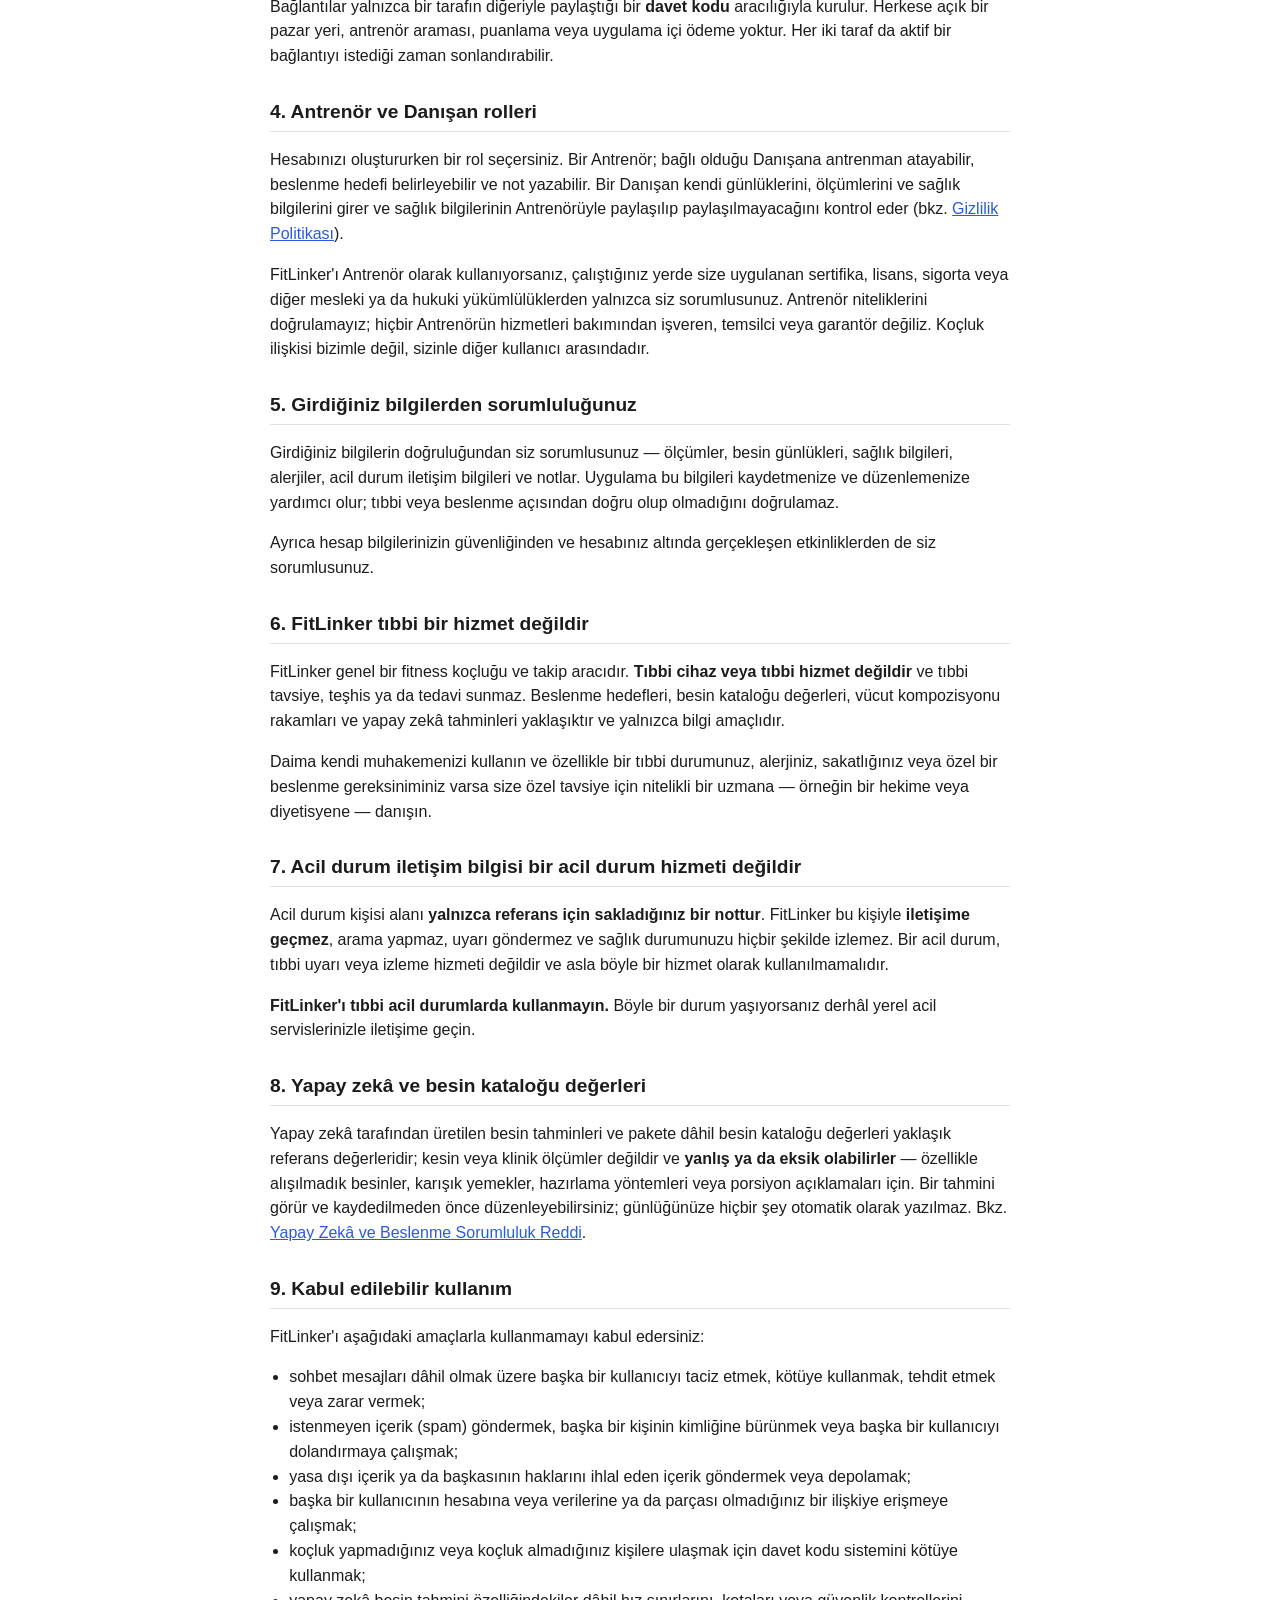
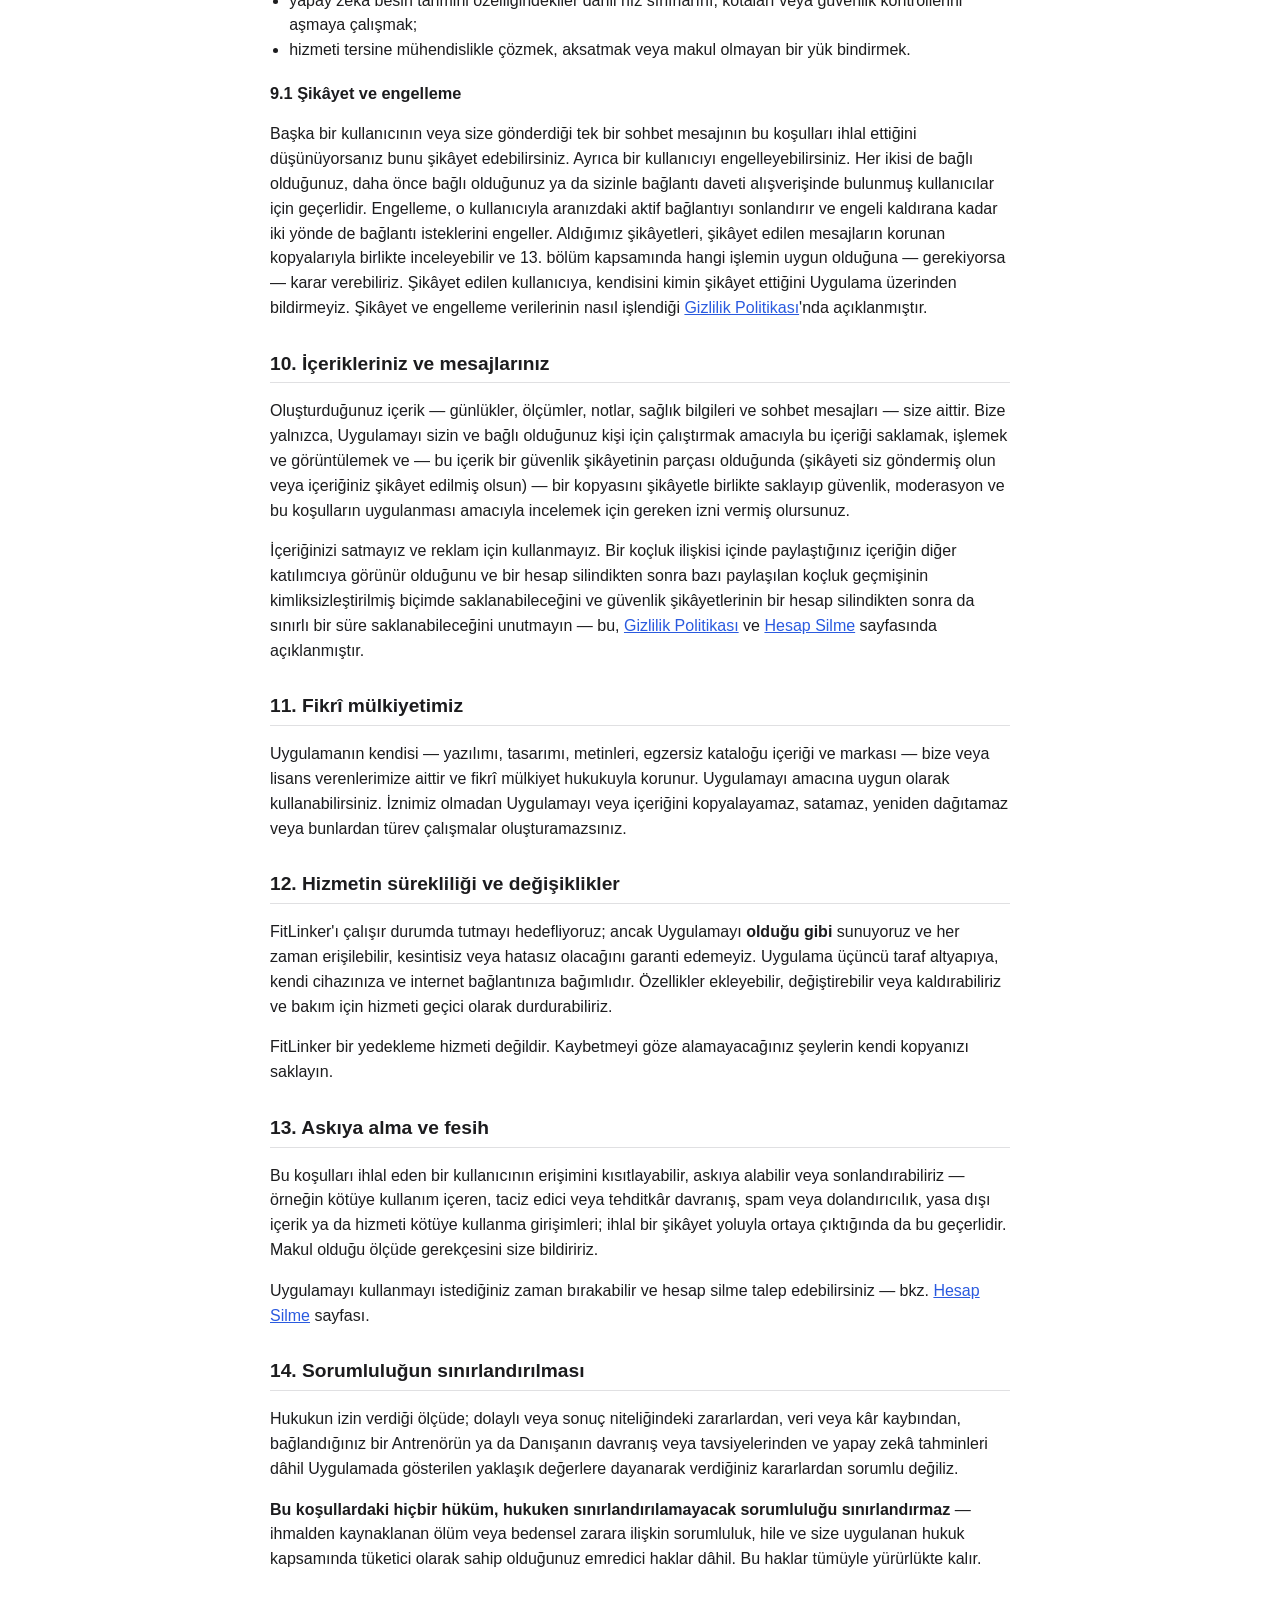
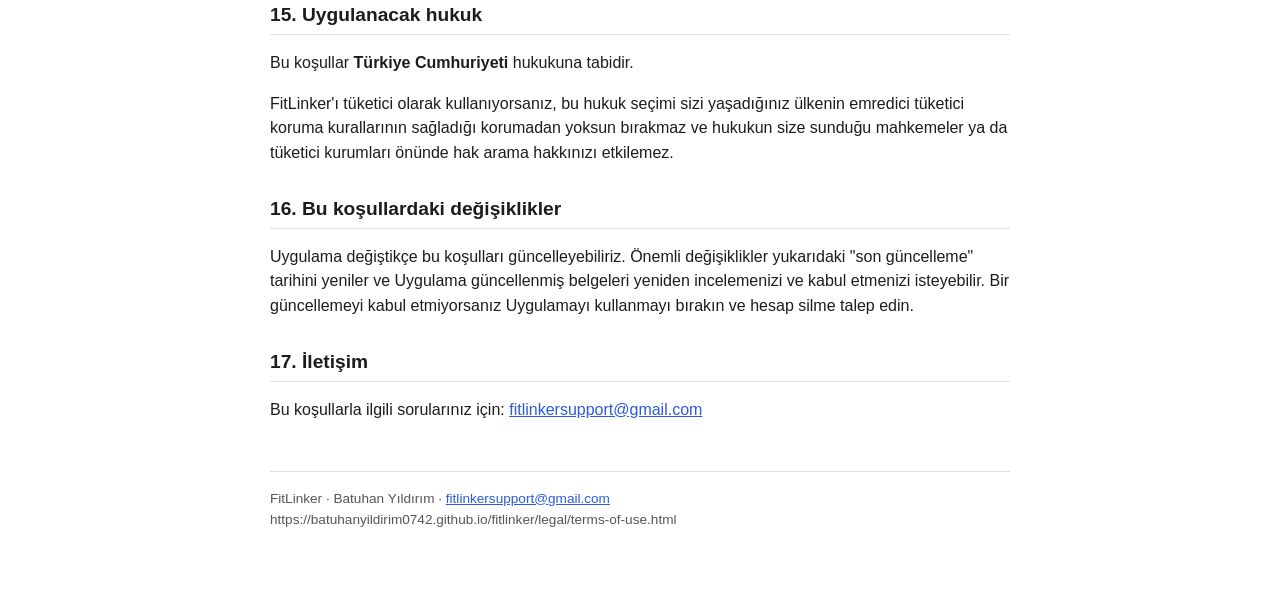
<file: legal/terms-of-use.html>
<!DOCTYPE html>
<html lang="en">
<head>
<meta charset="utf-8">
<meta name="viewport" content="width=device-width, initial-scale=1">
<title>FitLinker — Terms of Use</title>
<link rel="stylesheet" href="style.css">
</head>
<body>
<div class="page">
  <header class="app-header">
    <div class="app-name">FitLinker</div>
    <div class="app-meta">Android app package: com.fitlinker</div>
  </header>

  <nav class="doc-links">
    <a href="index.html">All legal documents</a>
    <a href="privacy-policy.html">Privacy Policy</a>
    <a href="ai-nutrition-disclaimer.html">AI &amp; Nutrition Disclaimer</a>
    <a href="account-deletion.html">Account Deletion</a>
  </nav>

  <div class="notice">
    <strong>About this document</strong> — These terms describe the agreement between you and the
    developer of FitLinker. They are written in plain language and are <strong>not legal
    advice</strong>. Nothing here removes rights that the law of your country gives you and does not
    allow to be waived.
  </div>

  <section class="lang-section" lang="en">
    <h1>Terms of Use</h1>
    <p class="meta">Effective date: 2026-09-15 &middot; Last updated: 2026-10-10</p>

    <h2>1. Who provides FitLinker</h2>
    <p>
      FitLinker ("the App") is provided by <strong>Batuhan Yıldırım</strong> ("we", "us"). You can
      reach us at <a href="mailto:fitlinkersupport@gmail.com">fitlinkersupport@gmail.com</a>. By
      creating an account or using the App, you agree to these terms.
    </p>

    <h2>2. Eligibility</h2>
    <p>
      You must be <strong>at least 18 years old</strong> to create an account or use FitLinker. If
      you are under 18, do not use the App.
    </p>

    <h2>3. What FitLinker is</h2>
    <p>
      FitLinker helps a personal trainer ("Trainer") and their client ("Client") organize a coaching
      relationship: workout templates and assignments, completion tracking, nutrition targets and
      food/water logging, body measurements, a health profile, and one-to-one chat.
    </p>
    <p>
      Connections are created only through an <strong>invite code</strong> that one party shares with
      the other. There is no public marketplace, no trainer search, no ratings, and no in-app
      payments. Either party can end an active connection at any time.
    </p>

    <h2>4. Trainer and Client roles</h2>
    <p>
      You choose a role when you create your account. A Trainer can assign workouts, set nutrition
      targets, and write notes for a connected Client. A Client enters their own logs, measurements,
      and health information, and controls whether their health information is shared with their
      Trainer (see the <a href="privacy-policy.html">Privacy Policy</a>).
    </p>
    <p>
      If you use FitLinker as a Trainer, you alone are responsible for holding any certification,
      licence, insurance, or other professional or legal requirement that applies to you where you
      work. We do not verify Trainer qualifications, and we are not an employer, agent, or guarantor
      of any Trainer's services. The coaching relationship is between you and the other user, not
      with us.
    </p>

    <h2>5. Your responsibility for the information you enter</h2>
    <p>
      You are responsible for the accuracy of what you enter — measurements, food logs, health
      information, allergies, emergency contact details, and notes. The App helps you record and
      organize this information; it does not verify that it is medically or nutritionally correct.
    </p>
    <p>
      You are also responsible for keeping your account credentials secure and for activity that
      takes place under your account.
    </p>

    <h2>6. FitLinker is not a medical service</h2>
    <p>
      FitLinker is a general fitness-coaching and tracking tool. It is <strong>not a medical device
      and not a medical service</strong>, and it does not provide medical advice, diagnosis, or
      treatment. Nutrition targets, food-catalog values, body-composition figures, and AI estimates
      are approximate and informational only.
    </p>
    <p>
      Always use your own judgement and consult a qualified professional — for example a physician or
      a registered dietitian — for advice specific to you, particularly if you have a medical
      condition, an allergy, an injury, or a special dietary requirement.
    </p>

    <h2>7. Emergency contact information is not an emergency service</h2>
    <p>
      The emergency contact field is <strong>a note you store for reference only</strong>. FitLinker
      does <strong>not</strong> contact that person, does not place calls, does not send alerts, and
      does not monitor your wellbeing in any way. It is not an emergency, medical-alert, or
      monitoring service, and it must never be relied on as one.
    </p>
    <p>
      <strong>Do not use FitLinker in a medical emergency.</strong> If you are experiencing one,
      contact your local emergency services immediately.
    </p>

    <h2>8. AI and food-catalog values</h2>
    <p>
      AI-generated food estimates and bundled food-catalog values are approximate reference figures,
      not precise or clinical measurements, and <strong>they may be inaccurate or incomplete</strong>
      — particularly for unusual foods, mixed dishes, preparation methods, or portion descriptions.
      You see an estimate and can edit it before it is saved; nothing is written to your log
      automatically. See the <a href="ai-nutrition-disclaimer.html">AI &amp; Nutrition
      Disclaimer</a>.
    </p>

    <h2>9. Acceptable use</h2>
    <p>You agree not to use FitLinker to:</p>
    <ul>
      <li>harass, abuse, threaten, or harm another user, including through chat messages;</li>
      <li>send spam, impersonate another person, or attempt to defraud another user;</li>
      <li>send or store illegal content, or content that infringes someone else's rights;</li>
      <li>attempt to access another user's account or data, or a relationship you are not part
        of;</li>
      <li>misuse the invite-code system to contact people you are not coaching or being coached
        by;</li>
      <li>attempt to circumvent rate limits, quotas, or security controls, including those on the AI
        food-estimate feature;</li>
      <li>reverse-engineer, disrupt, or place an unreasonable load on the service.</li>
    </ul>

    <h3>9.1 Reporting and blocking</h3>
    <p>
      If you believe another user, or an individual chat message they sent you, breaches these terms,
      you can report it. You can also block a user. Both apply to users you are or were connected
      with, or with whom you have exchanged a connection invite. Blocking ends any active connection
      with that user and prevents connection requests in either direction until you unblock them. We may review the reports we receive, together with the preserved copy of any reported
      message, and decide what action, if any, is appropriate under section 13. We do not tell the
      reported user through the App who reported them. How report and block data is handled is
      explained in the <a href="privacy-policy.html">Privacy Policy</a>.
    </p>

    <h2>10. Your content and messages</h2>
    <p>
      The content you create — logs, measurements, notes, health information, and chat messages —
      remains yours. You grant us only the permission needed to store, process, and display that
      content in order to operate the App for you and for the person you are connected with, and —
      where that content is part of a safety report, whether you submitted the report or your content
      was reported — to keep a copy of it with the report and review it for safety, moderation, and
      enforcing these terms.
    </p>
    <p>
      We do not sell your content, and we do not use it for advertising. Be aware that content you
      share within a coaching relationship is visible to the other participant, and that some shared
      coaching history may be retained in de-identified form after an account is deleted, and that
      safety reports may be kept for a limited period even after an account is deleted — this is
      explained in the <a href="privacy-policy.html">Privacy Policy</a> and on the
      <a href="account-deletion.html">Account Deletion</a> page.
    </p>

    <h2>11. Our intellectual property</h2>
    <p>
      The App itself — its software, design, text, exercise catalog content, and branding — belongs
      to us or to our licensors, and is protected by intellectual-property law. You may use the App
      for its intended purpose. You may not copy, sell, redistribute, or create derivative works from
      the App or its content without our permission.
    </p>

    <h2>12. Service availability and changes</h2>
    <p>
      We aim to keep FitLinker working, but we provide it <strong>as is</strong> and cannot guarantee
      that it will always be available, uninterrupted, or error-free. The App depends on third-party
      infrastructure and on your own device and internet connection. We may add, change, or remove
      features, and we may suspend the service for maintenance.
    </p>
    <p>
      FitLinker is not a backup service. Keep your own copy of anything you cannot afford to lose.
    </p>

    <h2>13. Suspension and termination</h2>
    <p>
      We may restrict, suspend, or terminate access for a user who breaches these terms — for example
      abusive, harassing, or threatening behaviour, spam or fraud, illegal content, or attempts to
      abuse the service — including where a breach comes to light through a report. Where it is
      reasonable to do so, we will tell you why.
    </p>
    <p>
      You may stop using the App at any time and request account deletion — see the
      <a href="account-deletion.html">Account Deletion</a> page.
    </p>

    <h2>14. Limitation of liability</h2>
    <p>
      To the extent permitted by law, we are not liable for indirect or consequential loss, for lost
      data or lost profits, for the conduct or advice of a Trainer or Client you connect with, or for
      decisions you make based on approximate values shown in the App, including AI estimates.
    </p>
    <p>
      <strong>Nothing in these terms limits liability that cannot lawfully be limited</strong> —
      including liability for death or personal injury caused by negligence, for fraud, and any
      mandatory rights you have as a consumer under the law that applies to you. Those rights remain
      fully in force.
    </p>

    <h2>15. Governing law</h2>
    <p>
      These terms are governed by the laws of the <strong>Republic of Türkiye</strong>.
    </p>
    <p>
      If you use FitLinker as a consumer, this choice of law does not deprive you of the protection
      of mandatory consumer-protection rules of the country where you live, and it does not affect
      your right to bring proceedings before the courts or consumer bodies that the law makes
      available to you.
    </p>

    <h2>16. Changes to these terms</h2>
    <p>
      We may update these terms as the App changes. Material changes update the "Last updated" date
      above, and the App may ask you to review and accept the updated documents again. If you do not
      agree with an update, stop using the App and request account deletion.
    </p>

    <h2>17. Contact</h2>
    <p>
      Questions about these terms:
      <a href="mailto:fitlinkersupport@gmail.com">fitlinkersupport@gmail.com</a>
    </p>
  </section>

  <hr class="lang-divider">

  <section class="lang-section" lang="tr">
    <h1>Kullanım Koşulları</h1>
    <p class="meta">Yürürlük tarihi: 2026-09-15 &middot; Son güncelleme: 2026-10-10</p>

    <h2>1. FitLinker'ı kim sunuyor</h2>
    <p>
      FitLinker ("Uygulama"), <strong>Batuhan Yıldırım</strong> ("biz") tarafından sunulmaktadır.
      Bize <a href="mailto:fitlinkersupport@gmail.com">fitlinkersupport@gmail.com</a> adresinden
      ulaşabilirsiniz. Hesap oluşturarak veya Uygulamayı kullanarak bu koşulları kabul edersiniz.
    </p>

    <h2>2. Kimler kullanabilir</h2>
    <p>
      Hesap oluşturmak veya FitLinker'ı kullanmak için <strong>en az 18 yaşında</strong> olmanız
      gerekir. 18 yaşından küçükseniz Uygulamayı kullanmayın.
    </p>

    <h2>3. FitLinker nedir</h2>
    <p>
      FitLinker, bir kişisel antrenör ("Antrenör") ile danışanının ("Danışan") koçluk ilişkisini
      düzenlemesine yardımcı olur: antrenman şablonları ve atamaları, tamamlama takibi, beslenme
      hedefleri ve besin/su günlüğü, vücut ölçümleri, sağlık profili ve birebir sohbet.
    </p>
    <p>
      Bağlantılar yalnızca bir tarafın diğeriyle paylaştığı bir <strong>davet kodu</strong>
      aracılığıyla kurulur. Herkese açık bir pazar yeri, antrenör araması, puanlama veya uygulama içi
      ödeme yoktur. Her iki taraf da aktif bir bağlantıyı istediği zaman sonlandırabilir.
    </p>

    <h2>4. Antrenör ve Danışan rolleri</h2>
    <p>
      Hesabınızı oluştururken bir rol seçersiniz. Bir Antrenör; bağlı olduğu Danışana antrenman
      atayabilir, beslenme hedefi belirleyebilir ve not yazabilir. Bir Danışan kendi günlüklerini,
      ölçümlerini ve sağlık bilgilerini girer ve sağlık bilgilerinin Antrenörüyle paylaşılıp
      paylaşılmayacağını kontrol eder (bkz. <a href="privacy-policy.html">Gizlilik Politikası</a>).
    </p>
    <p>
      FitLinker'ı Antrenör olarak kullanıyorsanız, çalıştığınız yerde size uygulanan sertifika,
      lisans, sigorta veya diğer mesleki ya da hukuki yükümlülüklerden yalnızca siz sorumlusunuz.
      Antrenör niteliklerini doğrulamayız; hiçbir Antrenörün hizmetleri bakımından işveren, temsilci
      veya garantör değiliz. Koçluk ilişkisi bizimle değil, sizinle diğer kullanıcı arasındadır.
    </p>

    <h2>5. Girdiğiniz bilgilerden sorumluluğunuz</h2>
    <p>
      Girdiğiniz bilgilerin doğruluğundan siz sorumlusunuz — ölçümler, besin günlükleri, sağlık
      bilgileri, alerjiler, acil durum iletişim bilgileri ve notlar. Uygulama bu bilgileri kaydetmenize
      ve düzenlemenize yardımcı olur; tıbbi veya beslenme açısından doğru olup olmadığını doğrulamaz.
    </p>
    <p>
      Ayrıca hesap bilgilerinizin güvenliğinden ve hesabınız altında gerçekleşen etkinliklerden de
      siz sorumlusunuz.
    </p>

    <h2>6. FitLinker tıbbi bir hizmet değildir</h2>
    <p>
      FitLinker genel bir fitness koçluğu ve takip aracıdır. <strong>Tıbbi cihaz veya tıbbi hizmet
      değildir</strong> ve tıbbi tavsiye, teşhis ya da tedavi sunmaz. Beslenme hedefleri, besin
      kataloğu değerleri, vücut kompozisyonu rakamları ve yapay zekâ tahminleri yaklaşıktır ve
      yalnızca bilgi amaçlıdır.
    </p>
    <p>
      Daima kendi muhakemenizi kullanın ve özellikle bir tıbbi durumunuz, alerjiniz, sakatlığınız
      veya özel bir beslenme gereksiniminiz varsa size özel tavsiye için nitelikli bir uzmana —
      örneğin bir hekime veya diyetisyene — danışın.
    </p>

    <h2>7. Acil durum iletişim bilgisi bir acil durum hizmeti değildir</h2>
    <p>
      Acil durum kişisi alanı <strong>yalnızca referans için sakladığınız bir nottur</strong>.
      FitLinker bu kişiyle <strong>iletişime geçmez</strong>, arama yapmaz, uyarı göndermez ve
      sağlık durumunuzu hiçbir şekilde izlemez. Bir acil durum, tıbbi uyarı veya izleme hizmeti
      değildir ve asla böyle bir hizmet olarak kullanılmamalıdır.
    </p>
    <p>
      <strong>FitLinker'ı tıbbi acil durumlarda kullanmayın.</strong> Böyle bir durum yaşıyorsanız
      derhâl yerel acil servislerinizle iletişime geçin.
    </p>

    <h2>8. Yapay zekâ ve besin kataloğu değerleri</h2>
    <p>
      Yapay zekâ tarafından üretilen besin tahminleri ve pakete dâhil besin kataloğu değerleri
      yaklaşık referans değerleridir; kesin veya klinik ölçümler değildir ve <strong>yanlış ya da
      eksik olabilirler</strong> — özellikle alışılmadık besinler, karışık yemekler, hazırlama
      yöntemleri veya porsiyon açıklamaları için. Bir tahmini görür ve kaydedilmeden önce
      düzenleyebilirsiniz; günlüğünüze hiçbir şey otomatik olarak yazılmaz. Bkz.
      <a href="ai-nutrition-disclaimer.html">Yapay Zekâ ve Beslenme Sorumluluk Reddi</a>.
    </p>

    <h2>9. Kabul edilebilir kullanım</h2>
    <p>FitLinker'ı aşağıdaki amaçlarla kullanmamayı kabul edersiniz:</p>
    <ul>
      <li>sohbet mesajları dâhil olmak üzere başka bir kullanıcıyı taciz etmek, kötüye kullanmak,
        tehdit etmek veya zarar vermek;</li>
      <li>istenmeyen içerik (spam) göndermek, başka bir kişinin kimliğine bürünmek veya başka bir
        kullanıcıyı dolandırmaya çalışmak;</li>
      <li>yasa dışı içerik ya da başkasının haklarını ihlal eden içerik göndermek veya
        depolamak;</li>
      <li>başka bir kullanıcının hesabına veya verilerine ya da parçası olmadığınız bir ilişkiye
        erişmeye çalışmak;</li>
      <li>koçluk yapmadığınız veya koçluk almadığınız kişilere ulaşmak için davet kodu sistemini
        kötüye kullanmak;</li>
      <li>yapay zekâ besin tahmini özelliğindekiler dâhil hız sınırlarını, kotaları veya güvenlik
        kontrollerini aşmaya çalışmak;</li>
      <li>hizmeti tersine mühendislikle çözmek, aksatmak veya makul olmayan bir yük bindirmek.</li>
    </ul>

    <h3>9.1 Şikâyet ve engelleme</h3>
    <p>
      Başka bir kullanıcının veya size gönderdiği tek bir sohbet mesajının bu koşulları ihlal ettiğini
      düşünüyorsanız bunu şikâyet edebilirsiniz. Ayrıca bir kullanıcıyı engelleyebilirsiniz. Her ikisi
      de bağlı olduğunuz, daha önce bağlı olduğunuz ya da sizinle bağlantı daveti alışverişinde
      bulunmuş kullanıcılar için geçerlidir. Engelleme, o kullanıcıyla aranızdaki aktif bağlantıyı sonlandırır ve engeli
      kaldırana kadar iki yönde de bağlantı isteklerini engeller. Aldığımız şikâyetleri, şikâyet
      edilen mesajların korunan kopyalarıyla birlikte inceleyebilir ve 13. bölüm kapsamında hangi
      işlemin uygun olduğuna — gerekiyorsa — karar verebiliriz. Şikâyet edilen kullanıcıya, kendisini
      kimin şikâyet ettiğini Uygulama üzerinden bildirmeyiz. Şikâyet ve engelleme verilerinin nasıl
      işlendiği <a href="privacy-policy.html">Gizlilik Politikası</a>'nda açıklanmıştır.
    </p>

    <h2>10. İçerikleriniz ve mesajlarınız</h2>
    <p>
      Oluşturduğunuz içerik — günlükler, ölçümler, notlar, sağlık bilgileri ve sohbet mesajları — size
      aittir. Bize yalnızca, Uygulamayı sizin ve bağlı olduğunuz kişi için çalıştırmak amacıyla bu
      içeriği saklamak, işlemek ve görüntülemek ve — bu içerik bir güvenlik şikâyetinin parçası
      olduğunda (şikâyeti siz göndermiş olun veya içeriğiniz şikâyet edilmiş olsun) — bir kopyasını
      şikâyetle birlikte saklayıp güvenlik, moderasyon ve bu koşulların uygulanması amacıyla
      incelemek için gereken izni vermiş olursunuz.
    </p>
    <p>
      İçeriğinizi satmayız ve reklam için kullanmayız. Bir koçluk ilişkisi içinde paylaştığınız
      içeriğin diğer katılımcıya görünür olduğunu ve bir hesap silindikten sonra bazı paylaşılan
      koçluk geçmişinin kimliksizleştirilmiş biçimde saklanabileceğini ve güvenlik şikâyetlerinin bir
      hesap silindikten sonra da sınırlı bir süre saklanabileceğini unutmayın — bu,
      <a href="privacy-policy.html">Gizlilik Politikası</a> ve
      <a href="account-deletion.html">Hesap Silme</a> sayfasında açıklanmıştır.
    </p>

    <h2>11. Fikrî mülkiyetimiz</h2>
    <p>
      Uygulamanın kendisi — yazılımı, tasarımı, metinleri, egzersiz kataloğu içeriği ve markası —
      bize veya lisans verenlerimize aittir ve fikrî mülkiyet hukukuyla korunur. Uygulamayı amacına
      uygun olarak kullanabilirsiniz. İznimiz olmadan Uygulamayı veya içeriğini kopyalayamaz,
      satamaz, yeniden dağıtamaz veya bunlardan türev çalışmalar oluşturamazsınız.
    </p>

    <h2>12. Hizmetin sürekliliği ve değişiklikler</h2>
    <p>
      FitLinker'ı çalışır durumda tutmayı hedefliyoruz; ancak Uygulamayı <strong>olduğu gibi</strong>
      sunuyoruz ve her zaman erişilebilir, kesintisiz veya hatasız olacağını garanti edemeyiz.
      Uygulama üçüncü taraf altyapıya, kendi cihazınıza ve internet bağlantınıza bağımlıdır.
      Özellikler ekleyebilir, değiştirebilir veya kaldırabiliriz ve bakım için hizmeti geçici olarak
      durdurabiliriz.
    </p>
    <p>
      FitLinker bir yedekleme hizmeti değildir. Kaybetmeyi göze alamayacağınız şeylerin kendi
      kopyanızı saklayın.
    </p>

    <h2>13. Askıya alma ve fesih</h2>
    <p>
      Bu koşulları ihlal eden bir kullanıcının erişimini kısıtlayabilir, askıya alabilir veya
      sonlandırabiliriz — örneğin kötüye kullanım içeren, taciz edici veya tehditkâr davranış, spam
      veya dolandırıcılık, yasa dışı içerik ya da hizmeti kötüye kullanma girişimleri; ihlal bir
      şikâyet yoluyla ortaya çıktığında da bu geçerlidir. Makul olduğu ölçüde gerekçesini size
      bildiririz.
    </p>
    <p>
      Uygulamayı kullanmayı istediğiniz zaman bırakabilir ve hesap silme talep edebilirsiniz — bkz.
      <a href="account-deletion.html">Hesap Silme</a> sayfası.
    </p>

    <h2>14. Sorumluluğun sınırlandırılması</h2>
    <p>
      Hukukun izin verdiği ölçüde; dolaylı veya sonuç niteliğindeki zararlardan, veri veya kâr
      kaybından, bağlandığınız bir Antrenörün ya da Danışanın davranış veya tavsiyelerinden ve yapay
      zekâ tahminleri dâhil Uygulamada gösterilen yaklaşık değerlere dayanarak verdiğiniz
      kararlardan sorumlu değiliz.
    </p>
    <p>
      <strong>Bu koşullardaki hiçbir hüküm, hukuken sınırlandırılamayacak sorumluluğu
      sınırlandırmaz</strong> — ihmalden kaynaklanan ölüm veya bedensel zarara ilişkin sorumluluk,
      hile ve size uygulanan hukuk kapsamında tüketici olarak sahip olduğunuz emredici haklar dâhil.
      Bu haklar tümüyle yürürlükte kalır.
    </p>

    <h2>15. Uygulanacak hukuk</h2>
    <p>
      Bu koşullar <strong>Türkiye Cumhuriyeti</strong> hukukuna tabidir.
    </p>
    <p>
      FitLinker'ı tüketici olarak kullanıyorsanız, bu hukuk seçimi sizi yaşadığınız ülkenin emredici
      tüketici koruma kurallarının sağladığı korumadan yoksun bırakmaz ve hukukun size sunduğu
      mahkemeler ya da tüketici kurumları önünde hak arama hakkınızı etkilemez.
    </p>

    <h2>16. Bu koşullardaki değişiklikler</h2>
    <p>
      Uygulama değiştikçe bu koşulları güncelleyebiliriz. Önemli değişiklikler yukarıdaki "son
      güncelleme" tarihini yeniler ve Uygulama güncellenmiş belgeleri yeniden incelemenizi ve kabul
      etmenizi isteyebilir. Bir güncellemeyi kabul etmiyorsanız Uygulamayı kullanmayı bırakın ve
      hesap silme talep edin.
    </p>

    <h2>17. İletişim</h2>
    <p>
      Bu koşullarla ilgili sorularınız için:
      <a href="mailto:fitlinkersupport@gmail.com">fitlinkersupport@gmail.com</a>
    </p>
  </section>

  <footer class="app-footer">
    FitLinker &middot; Batuhan Yıldırım &middot;
    <a href="mailto:fitlinkersupport@gmail.com">fitlinkersupport@gmail.com</a><br>
    https://batuhanyildirim0742.github.io/fitlinker/legal/terms-of-use.html
  </footer>
</div>
</body>
</html>
</file>
<file: legal/style.css>
/* FitLinker legal pages — shared stylesheet.
   Plain CSS only: no JavaScript, no web fonts/CDN, no tracking/analytics of any kind. */

:root {
  color-scheme: light dark;
  --max-width: 780px;
  --fg: #1c1c1e;
  --bg: #ffffff;
  --muted: #55555a;
  --border: #e0e0e2;
  --accent: #2a5adf;
  --notice-bg: #fff8e1;
  --notice-border: #e8c34a;
}

@media (prefers-color-scheme: dark) {
  :root {
    --fg: #f0f0f2;
    --bg: #121214;
    --muted: #b8b8bd;
    --border: #3a3a3d;
    --accent: #7aa2ff;
    --notice-bg: #3a331a;
    --notice-border: #8a7326;
  }
}

* {
  box-sizing: border-box;
}

html, body {
  margin: 0;
  padding: 0;
}

body {
  background: var(--bg);
  color: var(--fg);
  font-family: -apple-system, "Segoe UI", Roboto, Helvetica, Arial, sans-serif;
  line-height: 1.55;
  font-size: 16px;
}

.page {
  max-width: var(--max-width);
  margin: 0 auto;
  padding: 24px 20px 64px;
}

header.app-header {
  margin-bottom: 24px;
}

header.app-header .app-name {
  font-weight: 700;
  font-size: 1.4rem;
}

header.app-header .app-meta {
  color: var(--muted);
  font-size: 0.9rem;
  margin-top: 4px;
}

h1 {
  font-size: 1.6rem;
  margin: 0 0 6px;
}

h2 {
  font-size: 1.2rem;
  margin: 28px 0 8px;
  border-bottom: 1px solid var(--border);
  padding-bottom: 4px;
}

h3 {
  font-size: 1.02rem;
  margin: 18px 0 6px;
}

p, li {
  color: var(--fg);
}

ul {
  padding-left: 1.2em;
}

.meta {
  color: var(--muted);
  font-size: 0.92rem;
  margin: 4px 0 20px;
}

.notice {
  background: var(--notice-bg);
  border: 1px solid var(--notice-border);
  border-radius: 8px;
  padding: 12px 14px;
  margin: 16px 0;
  font-size: 0.94rem;
}

.notice strong {
  display: inline-block;
  margin-bottom: 2px;
}

a {
  color: var(--accent);
}

.lang-section {
  margin-top: 8px;
}

.lang-divider {
  margin: 40px 0;
  border: none;
  border-top: 2px dashed var(--border);
}

nav.doc-links {
  margin: 20px 0;
  padding: 0;
  list-style: none;
  display: flex;
  flex-wrap: wrap;
  gap: 10px 18px;
}

nav.doc-links a {
  text-decoration: none;
  font-weight: 600;
}

footer.app-footer {
  margin-top: 48px;
  padding-top: 16px;
  border-top: 1px solid var(--border);
  color: var(--muted);
  font-size: 0.85rem;
}

@media (max-width: 480px) {
  body {
    font-size: 15px;
  }
  .page {
    padding: 16px 14px 48px;
  }
}
</file>
